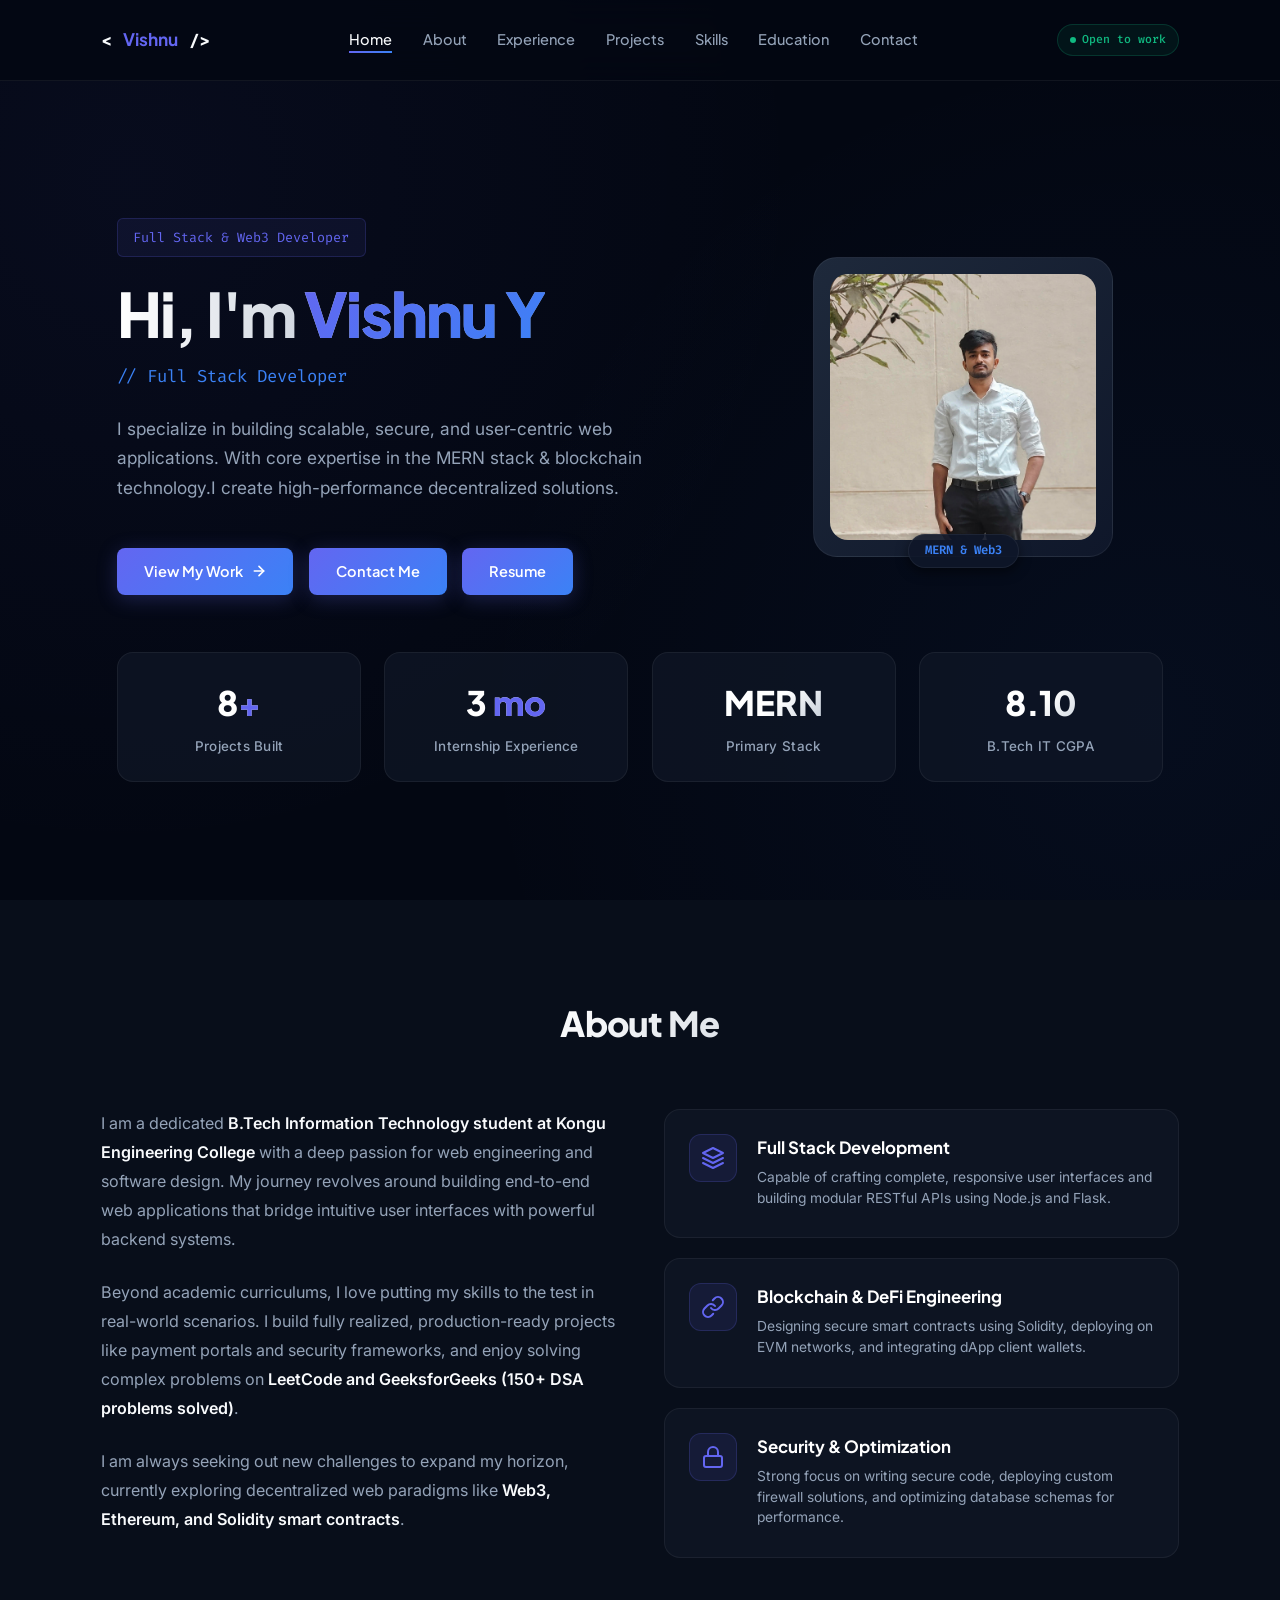
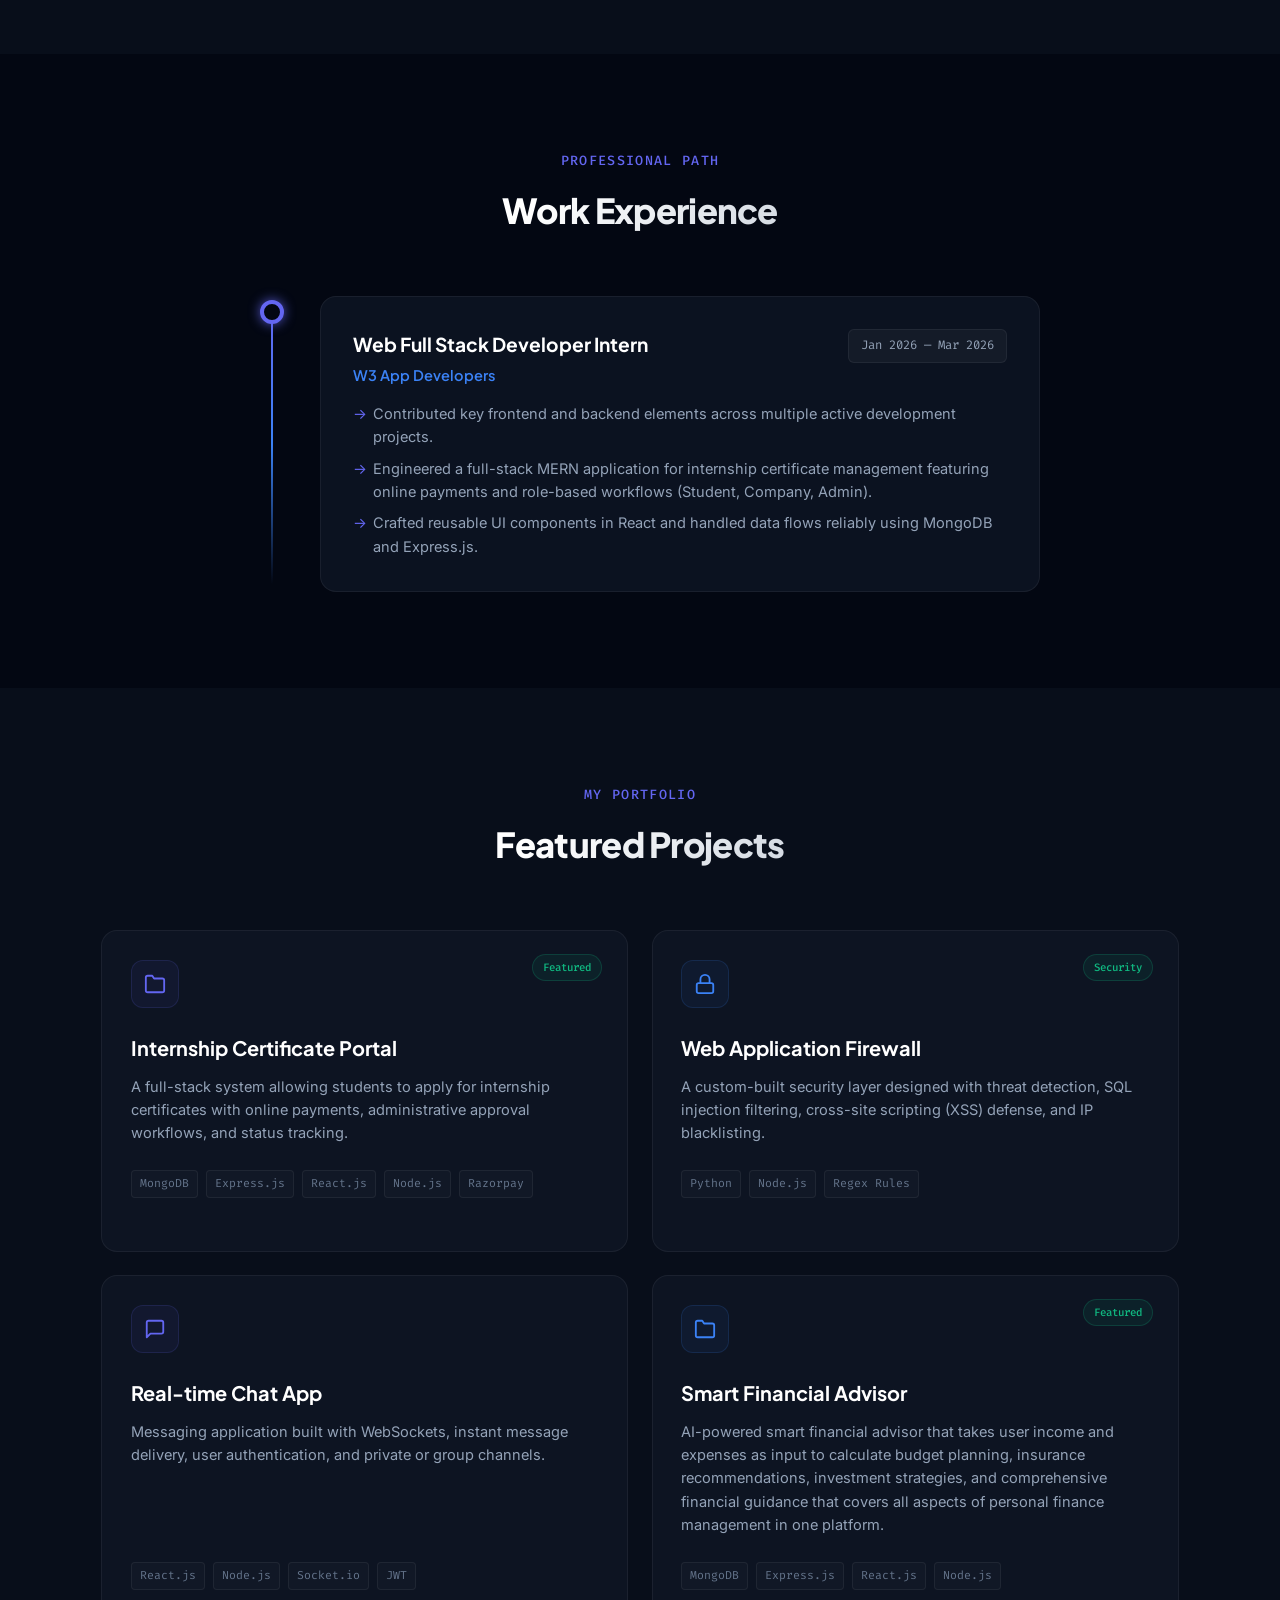
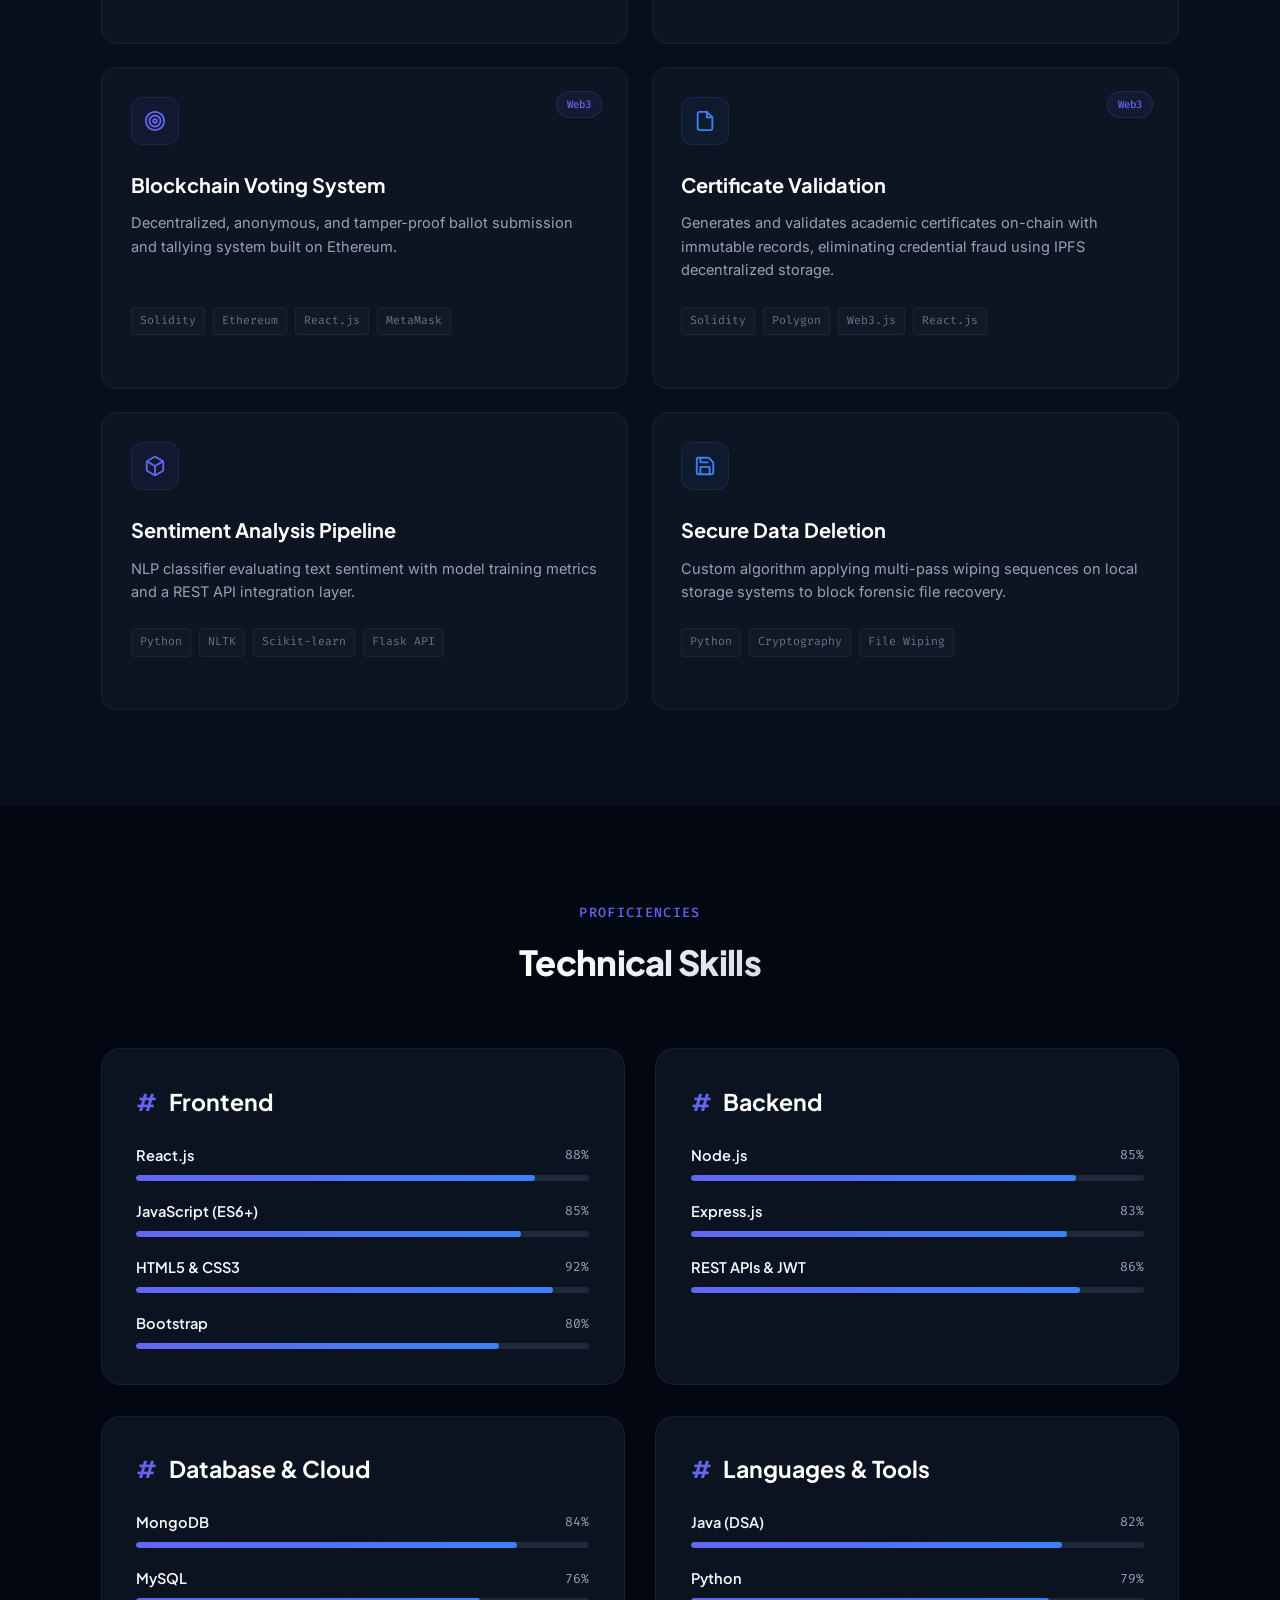
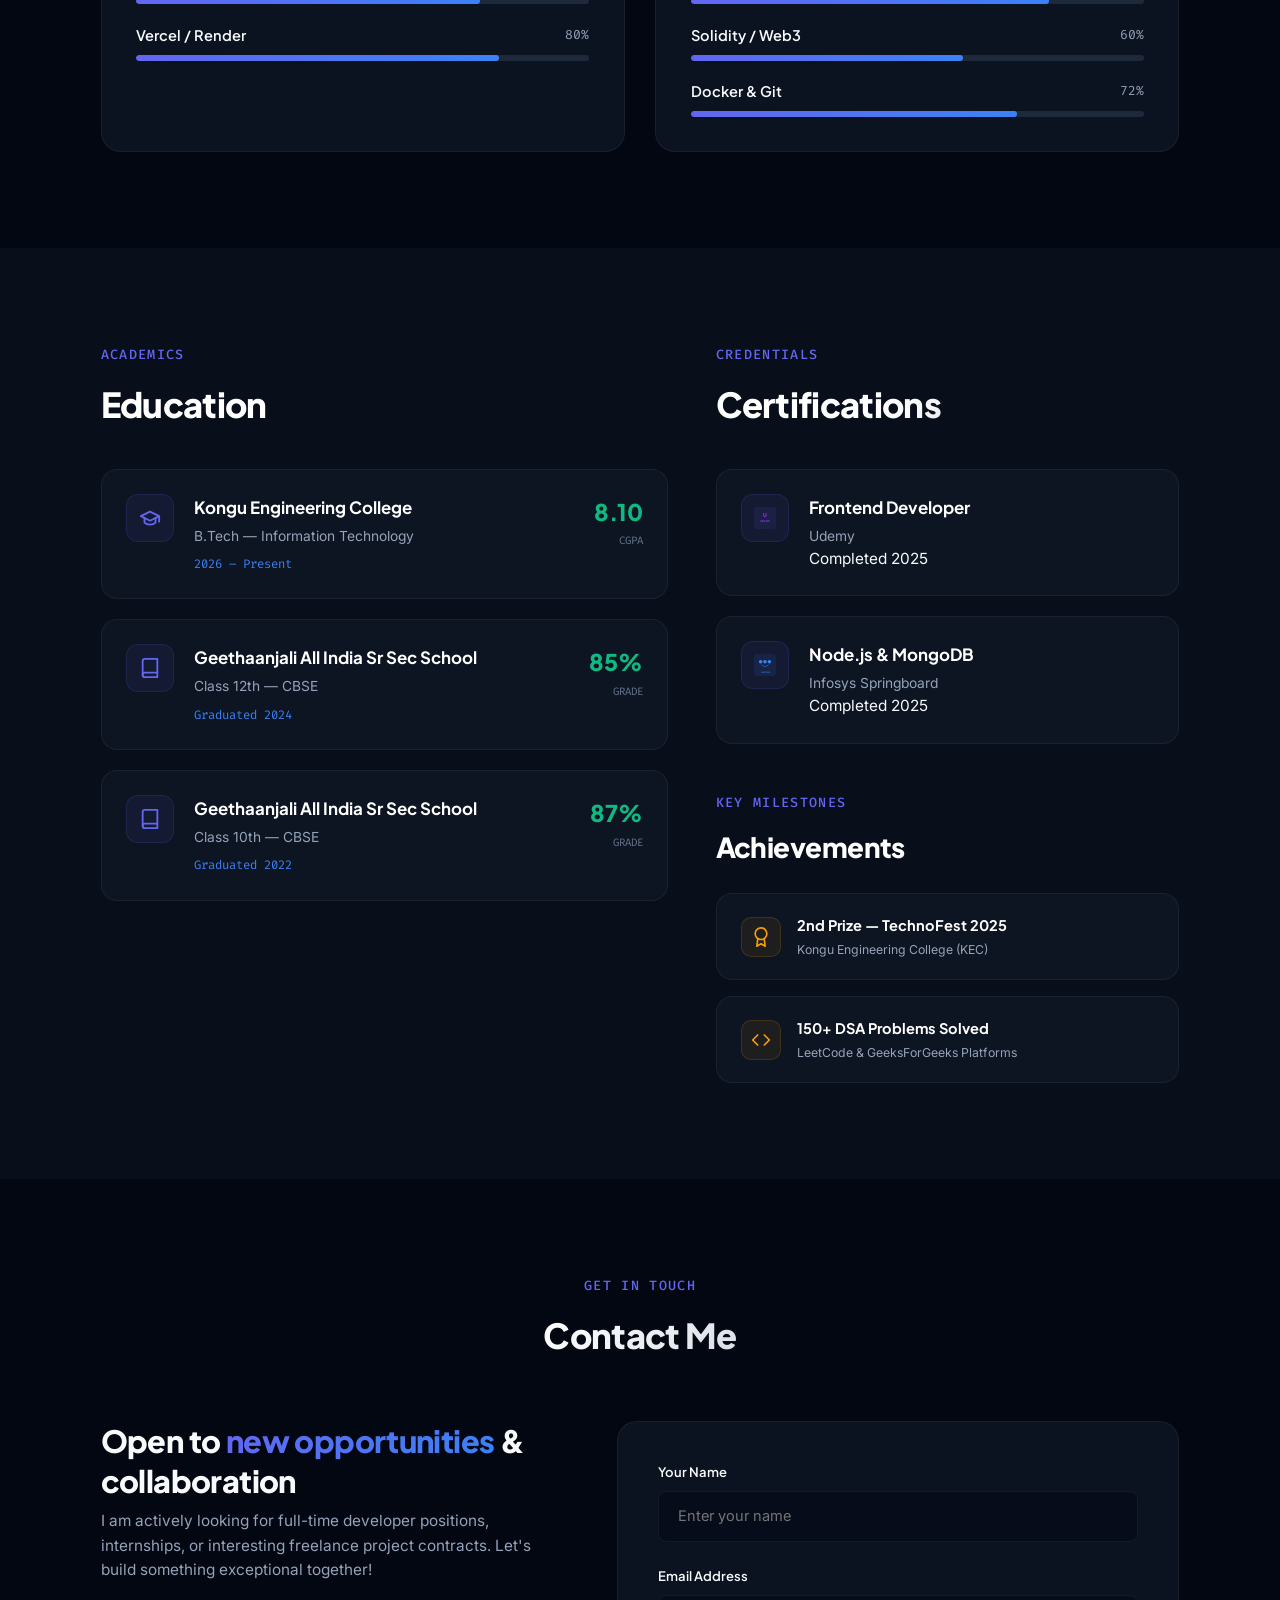
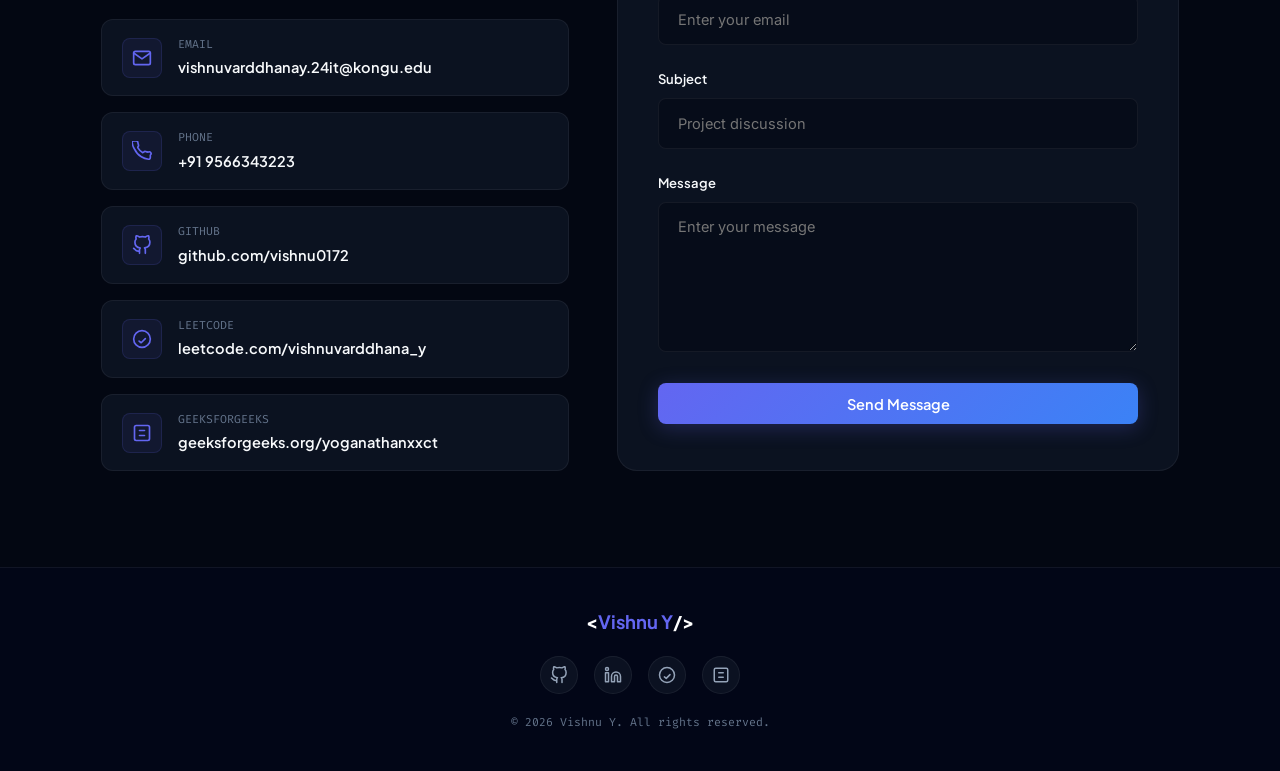
<file: index.html>
<!DOCTYPE html>
<html lang="en">

<head>
  <meta charset="UTF-8" />
  <meta name="viewport" content="width=device-width, initial-scale=1.0" />
  <title>Vishnu Y — Full Stack Developer</title>

  <!-- Google Fonts -->
  <link rel="preconnect" href="https://fonts.googleapis.com">
  <link rel="preconnect" href="https://fonts.gstatic.com" crossorigin>
  <link
    href="https://fonts.googleapis.com/css2?family=Plus+Jakarta+Sans:wght@300;400;500;600;700;800&family=Inter:wght@300;400;500;600;700&family=Fira+Code:wght@400;500&display=swap"
    rel="stylesheet">

  <!-- External CSS -->
  <link rel="stylesheet" href="css/styles.css">
</head>

<body>

  <!-- Splash Screen -->
  <div id="splashScreen" class="splash-screen">
    <!-- Animated Background Elements -->
    <div class="splash-bg">
      <div class="splash-orb splash-orb-1"></div>
      <div class="splash-orb splash-orb-2"></div>
      <div class="splash-orb splash-orb-3"></div>
      <div class="splash-grid"></div>
      <div class="splash-glow"></div>
    </div>

    <!-- Main Content -->
    <div class="splash-content">
      <!-- Logo Section -->
      <div class="splash-logo-wrapper">
        <div class="splash-logo">
          <span class="bracket">&lt;</span><span class="splash-logo-text">Vishnu</span><span
            class="bracket">/&gt;</span>
        </div>
        <div class="splash-logo-underline"></div>
      </div>

      <!-- Title Section -->
      <div class="splash-title-wrapper">
        <div class="splash-title">Full Stack Developer</div>
        <div class="splash-subtitle-top">Crafting Digital Solutions</div>
      </div>

      <!-- Advanced Loader -->
      <div class="splash-loader">
        <div class="loader-container">
          <div class="loader-ring"></div>
          <div class="loader-dots">
            <span class="dot"></span>
            <span class="dot"></span>
            <span class="dot"></span>
          </div>
        </div>
      </div>

      <!-- Bottom Text -->
      <div class="splash-footer">
        <div class="splash-progress">
          <div class="progress-bar"></div>
        </div>
      </div>
    </div>
  </div>

  <!-- Header -->
  <header>
    <div class="container nav-container">
      <a href="#hero" class="logo">
        &lt;<span>Vishnu</span>/&gt;
      </a>
      <ul class="nav-links">
        <li><a href="#hero" class="nav-link active">Home</a></li>
        <li><a href="#about" class="nav-link">About</a></li>
        <li><a href="#experience" class="nav-link">Experience</a></li>
        <li><a href="#projects" class="nav-link">Projects</a></li>
        <li><a href="#skills" class="nav-link">Skills</a></li>
        <li><a href="#edu-certs" class="nav-link">Education</a></li>
        <li><a href="#contact" class="nav-link">Contact</a></li>
      </ul>
      <div class="nav-cta">
        <div class="status-badge">
          <span class="status-dot"></span>
          Open to work
        </div>
      </div>
      <button class="menu-toggle" aria-label="Toggle Menu">
        <svg width="24" height="24" viewBox="0 0 24 24" fill="none" stroke="currentColor" stroke-width="2"
          stroke-linecap="round" stroke-linejoin="round">
          <line x1="3" y1="12" x2="21" y2="12"></line>
          <line x1="3" y1="6" x2="21" y2="6"></line>
          <line x1="3" y1="18" x2="21" y2="18"></line>
        </svg>
      </button>
    </div>
  </header>

  <!-- Hero Section -->
  <section id="hero">
    <div class="container">
      <div class="hero-grid">
        <div class="hero-content">
          <span class="hero-tag">Full Stack & Web3 Developer</span>
          <h1 class="hero-title">Hi, I'm <span>Vishnu Y</span></h1>
          <p class="hero-role">// Full Stack Developer</p>
          <p class="hero-desc">
            I specialize in building scalable, secure, and user-centric web applications.
            With core expertise in the MERN stack & blockchain technology.I create high-performance decentralized
            solutions.
          </p>
          <div class="hero-buttons">
            <a href="#projects" class="btn btn-primary">
              View My Work
              <svg width="16" height="16" viewBox="0 0 24 24" fill="none" stroke="currentColor" stroke-width="2.5"
                stroke-linecap="round" stroke-linejoin="round">
                <line x1="5" y1="12" x2="19" y2="12"></line>
                <polyline points="12 5 19 12 12 19"></polyline>
              </svg>
            </a>
            <a href="#contact" class="btn btn-primary">
              Contact Me
            </a>
            <a href="Full_stack_cv.pdf" target="_blank" class="btn btn-primary">
              Resume
            </a>
          </div>
        </div>
        <div class="hero-image-panel">
          <div class="photo-container">
            <div class="photo-frame">
              <img src="images/me.jpg" alt="Vishnu Y"
                onerror="this.style.display='none'; this.nextElementSibling.style.display='flex';" />
              <div class="photo-fallback">
                <svg viewBox="0 0 24 24" fill="none" stroke="currentColor" stroke-width="1" stroke-linecap="round"
                  stroke-linejoin="round">
                  <path d="M20 21v-2a4 4 0 0 0-4-4H8a4 4 0 0 0-4 4v2"></path>
                  <circle cx="12" cy="7" r="4"></circle>
                </svg>
                <span
                  style="font-size: 0.75rem; font-family: var(--mono); text-transform: uppercase;">your-photo.png</span>
              </div>
            </div>
            <div class="photo-badge">MERN & Web3</div>
          </div>
        </div>
      </div>

      <!-- Stats Row -->
      <div class="stats-container">
        <div class="stat-card">
          <div class="stat-value">8<span>+</span></div>
          <div class="stat-label">Projects Built</div>
        </div>
        <div class="stat-card">
          <div class="stat-value">3 <span>mo</span></div>
          <div class="stat-label">Internship Experience</div>
        </div>
        <div class="stat-card">
          <div class="stat-value">MERN</div>
          <div class="stat-label">Primary Stack</div>
        </div>
        <div class="stat-card">
          <div class="stat-value">8.10</div>
          <div class="stat-label">B.Tech IT CGPA</div>
        </div>
      </div>
    </div>
  </section>

  <!-- About Section -->
  <section id="about" class="section-padding">
    <div class="container">
      <div class="section-header">
        <h2 class="section-title">About Me</h2>
      </div>
      <div class="about-grid">
        <div class="about-text">
          <p>
            I am a dedicated <strong>B.Tech Information Technology student at Kongu Engineering College</strong> with a
            deep passion for web engineering and software design. My journey revolves around building end-to-end web
            applications that bridge intuitive user interfaces with powerful backend systems.
          </p>
          <p>
            Beyond academic curriculums, I love putting my skills to the test in real-world scenarios. I build fully
            realized, production-ready projects like payment portals and security frameworks, and enjoy solving complex
            problems on <strong>LeetCode and GeeksforGeeks (150+ DSA problems solved)</strong>.
          </p>
          <p>
            I am always seeking out new challenges to expand my horizon, currently exploring decentralized web paradigms
            like <strong>Web3, Ethereum, and Solidity smart contracts</strong>.
          </p>
        </div>
        <div class="about-cards">
          <div class="about-card">
            <div class="about-card-icon">
              <svg viewBox="0 0 24 24" fill="none" stroke="currentColor" stroke-width="2" stroke-linecap="round"
                stroke-linejoin="round">
                <polygon points="12 2 2 7 12 12 22 7 12 2"></polygon>
                <polyline points="2 17 12 22 22 17"></polyline>
                <polyline points="2 12 12 17 22 12"></polyline>
              </svg>
            </div>
            <div class="about-card-info">
              <h4>Full Stack Development</h4>
              <p>Capable of crafting complete, responsive user interfaces and building modular RESTful APIs using
                Node.js and Flask.</p>
            </div>
          </div>
          <div class="about-card">
            <div class="about-card-icon">
              <svg viewBox="0 0 24 24" fill="none" stroke="currentColor" stroke-width="2" stroke-linecap="round"
                stroke-linejoin="round">
                <path d="M10 13a5 5 0 0 0 7.54.54l3-3a5 5 0 0 0-7.07-7.07l-1.72 1.71"></path>
                <path d="M14 11a5 5 0 0 0-7.54-.54l-3 3a5 5 0 0 0 7.07 7.07l1.71-1.71"></path>
              </svg>
            </div>
            <div class="about-card-info">
              <h4>Blockchain & DeFi Engineering</h4>
              <p>Designing secure smart contracts using Solidity, deploying on EVM networks, and integrating dApp client
                wallets.</p>
            </div>
          </div>
          <div class="about-card">
            <div class="about-card-icon">
              <svg viewBox="0 0 24 24" fill="none" stroke="currentColor" stroke-width="2" stroke-linecap="round"
                stroke-linejoin="round">
                <rect x="3" y="11" width="18" height="11" rx="2" ry="2"></rect>
                <path d="M7 11V7a5 5 0 0 1 10 0v4"></path>
              </svg>
            </div>
            <div class="about-card-info">
              <h4>Security & Optimization</h4>
              <p>Strong focus on writing secure code, deploying custom firewall solutions, and optimizing database
                schemas for performance.</p>
            </div>
          </div>
        </div>
      </div>
    </div>
  </section>

  <!-- Experience Section -->
  <section id="experience" class="section-padding">
    <div class="container">
      <div class="section-header">
        <span class="section-subtitle">Professional Path</span>
        <h2 class="section-title">Work Experience</h2>
      </div>
      <div class="timeline">
        <div class="timeline-item">
          <div class="timeline-dot"></div>
          <div class="timeline-card">
            <div class="timeline-header">
              <div class="timeline-title">
                <h3>Web Full Stack Developer Intern</h3>
                <span class="timeline-company">W3 App Developers</span>
              </div>
              <span class="timeline-date">Jan 2026 — Mar 2026</span>
            </div>
            <ul class="timeline-body">
              <li>Contributed key frontend and backend elements across multiple active development projects.</li>
              <li>Engineered a full-stack MERN application for internship certificate management featuring online
                payments and role-based workflows (Student, Company, Admin).</li>
              <li>Crafted reusable UI components in React and handled data flows reliably using MongoDB and Express.js.
              </li>
            </ul>
          </div>
        </div>
      </div>
    </div>
  </section>

  <!-- Projects Section -->
  <section id="projects" class="section-padding">
    <div class="container">
      <div class="section-header">
        <span class="section-subtitle">My Portfolio</span>
        <h2 class="section-title">Featured Projects</h2>
      </div>
      <div class="projects-grid">
        <!-- Project 1 -->
        <div class="project-card" onclick="openProjectModal(1)">
          <span class="project-featured-badge">Featured</span>
          <div class="project-icon">
            <svg viewBox="0 0 24 24" fill="none" stroke="currentColor" stroke-width="2" stroke-linecap="round"
              stroke-linejoin="round">
              <path d="M22 19a2 2 0 0 1-2 2H4a2 2 0 0 1-2-2V5a2 2 0 0 1 2-2h5l2 3h9a2 2 0 0 1 2 2z"></path>
            </svg>
          </div>
          <h3 class="project-title">Internship Certificate Portal</h3>
          <p class="project-desc">A full-stack system allowing students to apply for internship certificates with online
            payments, administrative approval workflows, and status tracking.</p>
          <div class="project-tags">
            <span class="project-tag">MongoDB</span>
            <span class="project-tag">Express.js</span>
            <span class="project-tag">React.js</span>
            <span class="project-tag">Node.js</span>
            <span class="project-tag">Razorpay</span>
          </div>
        </div>

        <!-- Project 2 -->
        <div class="project-card" onclick="openProjectModal(2)">
          <span class="project-featured-badge">Security</span>
          <div class="project-icon">
            <svg viewBox="0 0 24 24" fill="none" stroke="currentColor" stroke-width="2" stroke-linecap="round"
              stroke-linejoin="round">
              <rect x="3" y="11" width="18" height="11" rx="2" ry="2"></rect>
              <path d="M7 11V7a5 5 0 0 1 10 0v4"></path>
            </svg>
          </div>
          <h3 class="project-title">Web Application Firewall</h3>
          <p class="project-desc">A custom-built security layer designed with threat detection, SQL injection filtering,
            cross-site scripting (XSS) defense, and IP blacklisting.</p>
          <div class="project-tags">
            <span class="project-tag">Python</span>
            <span class="project-tag">Node.js</span>
            <span class="project-tag">Regex Rules</span>
          </div>
        </div>

        <!-- Project 3 -->
        <div class="project-card" onclick="openProjectModal(3)">
          <div class="project-icon">
            <svg viewBox="0 0 24 24" fill="none" stroke="currentColor" stroke-width="2" stroke-linecap="round"
              stroke-linejoin="round">
              <path d="M21 15a2 2 0 0 1-2 2H7l-4 4V5a2 2 0 0 1 2-2h14a2 2 0 0 1 2 2z"></path>
            </svg>
          </div>
          <h3 class="project-title">Real-time Chat App</h3>
          <p class="project-desc">Messaging application built with WebSockets, instant message delivery, user
            authentication, and private or group channels.</p>
          <div class="project-tags">
            <span class="project-tag">React.js</span>
            <span class="project-tag">Node.js</span>
            <span class="project-tag">Socket.io</span>
            <span class="project-tag">JWT</span>
          </div>
        </div>

        <div class="project-card" onclick="openProjectModal(4)">
          <span class="project-featured-badge">Featured</span>
          <div class="project-icon">
            <svg viewBox="0 0 24 24" fill="none" stroke="currentColor" stroke-width="2" stroke-linecap="round"
              stroke-linejoin="round">
              <path d="M22 19a2 2 0 0 1-2 2H4a2 2 0 0 1-2-2V5a2 2 0 0 1 2-2h5l2 3h9a2 2 0 0 1 2 2z"></path>
            </svg>
          </div>
          <h3 class="project-title">Smart Financial Advisor</h3>
          <p class="project-desc">AI-powered smart financial advisor that takes user income and expenses as input to
            calculate budget planning, insurance recommendations, investment strategies, and comprehensive financial
            guidance that covers all aspects of personal finance management in one platform.</p>
          <div class="project-tags">
            <span class="project-tag">MongoDB</span>
            <span class="project-tag">Express.js</span>
            <span class="project-tag">React.js</span>
            <span class="project-tag">Node.js</span>
          </div>
        </div>

        <!-- Project 5 -->
        <div class="project-card" onclick="openProjectModal(5)">
          <span class="project-featured-badge"
            style="background: rgba(99, 102, 241, 0.08); border-color: rgba(99, 102, 241, 0.2); color: var(--primary);">Web3</span>
          <div class="project-icon">
            <svg viewBox="0 0 24 24" fill="none" stroke="currentColor" stroke-width="2" stroke-linecap="round"
              stroke-linejoin="round">
              <circle cx="12" cy="12" r="10"></circle>
              <circle cx="12" cy="12" r="6"></circle>
              <circle cx="12" cy="12" r="2"></circle>
            </svg>
          </div>
          <h3 class="project-title">Blockchain Voting System</h3>
          <p class="project-desc">Decentralized, anonymous, and tamper-proof ballot submission and tallying system built
            on Ethereum.</p>
          <div class="project-tags">
            <span class="project-tag">Solidity</span>
            <span class="project-tag">Ethereum</span>
            <span class="project-tag">React.js</span>
            <span class="project-tag">MetaMask</span>
          </div>
        </div>

        <!-- Project 6 -->
        <div class="project-card" onclick="openProjectModal(6)">
          <span class="project-featured-badge"
            style="background: rgba(99, 102, 241, 0.08); border-color: rgba(99, 102, 241, 0.2); color: var(--primary);">Web3</span>
          <div class="project-icon">
            <svg viewBox="0 0 24 24" fill="none" stroke="currentColor" stroke-width="2" stroke-linecap="round"
              stroke-linejoin="round">
              <path d="M14 2H6a2 2 0 0 0-2 2v16a2 2 0 0 0 2 2h12a2 2 0 0 0 2-2V8z"></path>
              <polyline points="14 2 14 8 20 8"></polyline>
            </svg>
          </div>
          <h3 class="project-title">Certificate Validation</h3>
          <p class="project-desc">Generates and validates academic certificates on-chain with immutable records,
            eliminating credential fraud using IPFS decentralized storage.</p>
          <div class="project-tags">
            <span class="project-tag">Solidity</span>
            <span class="project-tag">Polygon</span>
            <span class="project-tag">Web3.js</span>
            <span class="project-tag">React.js</span>
          </div>
        </div>

        <!-- Project 7 -->
        <div class="project-card" onclick="openProjectModal(7)">
          <div class="project-icon">
            <svg viewBox="0 0 24 24" fill="none" stroke="currentColor" stroke-width="2" stroke-linecap="round"
              stroke-linejoin="round">
              <path
                d="M21 16V8a2 2 0 0 0-1-1.73l-7-4a2 2 0 0 0-2 0l-7 4A2 2 0 0 0 3 8v8a2 2 0 0 0 1 1.73l7 4a2 2 0 0 0 2 0l7-4A2 2 0 0 0 21 16z">
              </path>
              <polyline points="3.27 6.96 12 12.01 20.73 6.96"></polyline>
              <line x1="12" y1="22.08" x2="12" y2="12"></line>
            </svg>
          </div>
          <h3 class="project-title">Sentiment Analysis Pipeline</h3>
          <p class="project-desc">NLP classifier evaluating text sentiment with model training metrics and a REST API
            integration layer.</p>
          <div class="project-tags">
            <span class="project-tag">Python</span>
            <span class="project-tag">NLTK</span>
            <span class="project-tag">Scikit-learn</span>
            <span class="project-tag">Flask API</span>
          </div>
        </div>

        <!-- Project 8 -->
        <div class="project-card" onclick="openProjectModal(8)">
          <div class="project-icon">
            <svg viewBox="0 0 24 24" fill="none" stroke="currentColor" stroke-width="2" stroke-linecap="round"
              stroke-linejoin="round">
              <path d="M19 21H5a2 2 0 0 1-2-2V5a2 2 0 0 1 2-2h11l5 5v11a2 2 0 0 1-2 2z"></path>
              <polyline points="17 21 17 13 7 13 7 21"></polyline>
              <polyline points="7 3 7 8 15 8"></polyline>
            </svg>
          </div>
          <h3 class="project-title">Secure Data Deletion</h3>
          <p class="project-desc">Custom algorithm applying multi-pass wiping sequences on local storage systems to
            block forensic file recovery.</p>
          <div class="project-tags">
            <span class="project-tag">Python</span>
            <span class="project-tag">Cryptography</span>
            <span class="project-tag">File Wiping</span>
          </div>
        </div>
      </div>
    </div>
  </section>

  <!-- Skills Section -->
  <section id="skills" class="section-padding">
    <div class="container">
      <div class="section-header">
        <span class="section-subtitle">Proficiencies</span>
        <h2 class="section-title">Technical Skills</h2>
      </div>
      <div class="skills-grid">
        <!-- Frontend -->
        <div class="skills-category">
          <h3><span>#</span> Frontend</h3>
          <div class="skills-list">
            <div class="skill-item">
              <div class="skill-info">
                <span class="skill-name">React.js</span>
                <span class="skill-percentage">88%</span>
              </div>
              <div class="skill-bar-bg">
                <div class="skill-bar-fill" data-width="88%"></div>
              </div>
            </div>
            <div class="skill-item">
              <div class="skill-info">
                <span class="skill-name">JavaScript (ES6+)</span>
                <span class="skill-percentage">85%</span>
              </div>
              <div class="skill-bar-bg">
                <div class="skill-bar-fill" data-width="85%"></div>
              </div>
            </div>
            <div class="skill-item">
              <div class="skill-info">
                <span class="skill-name">HTML5 & CSS3</span>
                <span class="skill-percentage">92%</span>
              </div>
              <div class="skill-bar-bg">
                <div class="skill-bar-fill" data-width="92%"></div>
              </div>
            </div>
            <div class="skill-item">
              <div class="skill-info">
                <span class="skill-name">Bootstrap</span>
                <span class="skill-percentage">80%</span>
              </div>
              <div class="skill-bar-bg">
                <div class="skill-bar-fill" data-width="80%"></div>
              </div>
            </div>
          </div>
        </div>

        <!-- Backend -->
        <div class="skills-category">
          <h3><span>#</span> Backend</h3>
          <div class="skills-list">
            <div class="skill-item">
              <div class="skill-info">
                <span class="skill-name">Node.js</span>
                <span class="skill-percentage">85%</span>
              </div>
              <div class="skill-bar-bg">
                <div class="skill-bar-fill" data-width="85%"></div>
              </div>
            </div>
            <div class="skill-item">
              <div class="skill-info">
                <span class="skill-name">Express.js</span>
                <span class="skill-percentage">83%</span>
              </div>
              <div class="skill-bar-bg">
                <div class="skill-bar-fill" data-width="83%"></div>
              </div>
            </div>
            <div class="skill-item">
              <div class="skill-info">
                <span class="skill-name">REST APIs & JWT</span>
                <span class="skill-percentage">86%</span>
              </div>
              <div class="skill-bar-bg">
                <div class="skill-bar-fill" data-width="86%"></div>
              </div>
            </div>
          </div>
        </div>

        <!-- Database & Cloud -->
        <div class="skills-category">
          <h3><span>#</span> Database & Cloud</h3>
          <div class="skills-list">
            <div class="skill-item">
              <div class="skill-info">
                <span class="skill-name">MongoDB</span>
                <span class="skill-percentage">84%</span>
              </div>
              <div class="skill-bar-bg">
                <div class="skill-bar-fill" data-width="84%"></div>
              </div>
            </div>
            <div class="skill-item">
              <div class="skill-info">
                <span class="skill-name">MySQL</span>
                <span class="skill-percentage">76%</span>
              </div>
              <div class="skill-bar-bg">
                <div class="skill-bar-fill" data-width="76%"></div>
              </div>
            </div>
            <div class="skill-item">
              <div class="skill-info">
                <span class="skill-name">Vercel / Render</span>
                <span class="skill-percentage">80%</span>
              </div>
              <div class="skill-bar-bg">
                <div class="skill-bar-fill" data-width="80%"></div>
              </div>
            </div>
          </div>
        </div>

        <!-- Languages & Others -->
        <div class="skills-category">
          <h3><span>#</span> Languages & Tools</h3>
          <div class="skills-list">
            <div class="skill-item">
              <div class="skill-info">
                <span class="skill-name">Java (DSA)</span>
                <span class="skill-percentage">82%</span>
              </div>
              <div class="skill-bar-bg">
                <div class="skill-bar-fill" data-width="82%"></div>
              </div>
            </div>
            <div class="skill-item">
              <div class="skill-info">
                <span class="skill-name">Python</span>
                <span class="skill-percentage">79%</span>
              </div>
              <div class="skill-bar-bg">
                <div class="skill-bar-fill" data-width="79%"></div>
              </div>
            </div>
            <div class="skill-item">
              <div class="skill-info">
                <span class="skill-name">Solidity / Web3</span>
                <span class="skill-percentage">60%</span>
              </div>
              <div class="skill-bar-bg">
                <div class="skill-bar-fill" data-width="60%"></div>
              </div>
            </div>
            <div class="skill-item">
              <div class="skill-info">
                <span class="skill-name">Docker & Git</span>
                <span class="skill-percentage">72%</span>
              </div>
              <div class="skill-bar-bg">
                <div class="skill-bar-fill" data-width="72%"></div>
              </div>
            </div>
          </div>
        </div>
      </div>
    </div>
  </section>

  <!-- Education & Certifications -->
  <section id="edu-certs" class="section-padding">
    <div class="container">
      <div class="edu-certs-grid">
        <!-- Education -->
        <div>
          <div class="section-header" style="text-align: left; margin-bottom: 36px;">
            <span class="section-subtitle">Academics</span>
            <h2 class="section-title">Education</h2>
          </div>
          <div class="edu-list">
            <div class="edu-card">
              <div class="edu-icon">
                <svg viewBox="0 0 24 24" fill="none" stroke="currentColor" stroke-width="2" stroke-linecap="round"
                  stroke-linejoin="round">
                  <path d="M22 10v6M2 10l10-5 10 5-10 5z"></path>
                  <path d="M6 12v5c3 3 9 3 12 0v-5"></path>
                </svg>
              </div>
              <div class="edu-details">
                <h4 class="edu-inst">Kongu Engineering College</h4>
                <p class="edu-deg">B.Tech — Information Technology</p>
                <span class="edu-year">2026 – Present</span>
              </div>
              <div class="edu-grade">
                <div class="edu-grade-val">8.10</div>
                <div class="edu-grade-lbl">CGPA</div>
              </div>
            </div>
            <div class="edu-card">
              <div class="edu-icon">
                <svg viewBox="0 0 24 24" fill="none" stroke="currentColor" stroke-width="2" stroke-linecap="round"
                  stroke-linejoin="round">
                  <path d="M4 19.5A2.5 2.5 0 0 1 6.5 17H20"></path>
                  <path d="M6.5 2H20v20H6.5A2.5 2.5 0 0 1 4 19.5v-15A2.5 2.5 0 0 1 6.5 2z"></path>
                </svg>
              </div>
              <div class="edu-details">
                <h4 class="edu-inst">Geethaanjali All India Sr Sec School</h4>
                <p class="edu-deg">Class 12th — CBSE</p>
                <span class="edu-year">Graduated 2024</span>
              </div>
              <div class="edu-grade">
                <div class="edu-grade-val">85%</div>
                <div class="edu-grade-lbl">Grade</div>
              </div>
            </div>
            <div class="edu-card">
              <div class="edu-icon">
                <svg viewBox="0 0 24 24" fill="none" stroke="currentColor" stroke-width="2" stroke-linecap="round"
                  stroke-linejoin="round">
                  <path d="M4 19.5A2.5 2.5 0 0 1 6.5 17H20"></path>
                  <path d="M6.5 2H20v20H6.5A2.5 2.5 0 0 1 4 19.5v-15A2.5 2.5 0 0 1 6.5 2z"></path>
                </svg>
              </div>
              <div class="edu-details">
                <h4 class="edu-inst">Geethaanjali All India Sr Sec School</h4>
                <p class="edu-deg">Class 10th — CBSE</p>
                <span class="edu-year">Graduated 2022</span>
              </div>
              <div class="edu-grade">
                <div class="edu-grade-val">87%</div>
                <div class="edu-grade-lbl">Grade</div>
              </div>
            </div>
          </div>
        </div>

        <!-- Certifications & Achievements -->
        <div>
          <div class="section-header" style="text-align: left; margin-bottom: 36px;">
            <span class="section-subtitle">Credentials</span>
            <h2 class="section-title">Certifications</h2>
          </div>
          <div class="certs-list">
            <div class="cert-card">
              <div class="cert-icon cert-udemy">
                <svg viewBox="0 0 100 100" fill="none" xmlns="http://www.w3.org/2000/svg">
                  <rect width="100" height="100" fill="rgba(99, 102, 241, 0.1)" rx="12" />
                  <text x="50" y="45" font-size="24" font-weight="bold" text-anchor="middle" fill="#a435f0">U</text>
                  <text x="50" y="70" font-size="12" text-anchor="middle" fill="#a435f0" font-weight="600">UDEMY</text>
                </svg>
              </div>
              <div class="cert-details">
                <h4 class="cert-name">Frontend Developer</h4>
                <p class="cert-issuer">Udemy</p>
                <span class="cert-date">Completed 2025</span>
              </div>
            </div>
            <div class="cert-card">
              <div class="cert-icon cert-infosys">
                <svg viewBox="0 0 100 100" fill="none" xmlns="http://www.w3.org/2000/svg">
                  <rect width="100" height="100" fill="rgba(59, 130, 246, 0.1)" rx="12" />
                  <circle cx="30" cy="35" r="8" fill="#3b82f6" />
                  <circle cx="50" cy="35" r="8" fill="#3b82f6" />
                  <circle cx="70" cy="35" r="8" fill="#3b82f6" />
                  <path d="M35 50 Q50 65 65 50" stroke="#3b82f6" stroke-width="2.5" fill="none"
                    stroke-linecap="round" />
                  <text x="50" y="85" font-size="9" text-anchor="middle" fill="#3b82f6" font-weight="600">INFOSYS</text>
                </svg>
              </div>
              <div class="cert-details">
                <h4 class="cert-name">Node.js & MongoDB</h4>
                <p class="cert-issuer">Infosys Springboard</p>
                <span class="cert-date">Completed 2025</span>
              </div>
            </div>
          </div>

          <div class="section-header" style="text-align: left; margin-top: 48px; margin-bottom: 24px;">
            <span class="section-subtitle">Key Milestones</span>
            <h2 class="section-title" style="font-size: 1.8rem;">Achievements</h2>
          </div>

          <div class="achievement-card">
            <div class="achievement-icon">
              <svg viewBox="0 0 24 24" fill="none" stroke="currentColor" stroke-width="2" stroke-linecap="round"
                stroke-linejoin="round">
                <circle cx="12" cy="8" r="7"></circle>
                <polyline points="8.21 13.89 7 23 12 20 17 23 15.79 13.88"></polyline>
              </svg>
            </div>
            <div class="achievement-info">
              <h5>2nd Prize — TechnoFest 2025</h5>
              <p>Kongu Engineering College (KEC)</p>
            </div>
          </div>

          <div class="achievement-card">
            <div class="achievement-icon">
              <svg viewBox="0 0 24 24" fill="none" stroke="currentColor" stroke-width="2" stroke-linecap="round"
                stroke-linejoin="round">
                <polyline points="16 18 22 12 16 6"></polyline>
                <polyline points="8 6 2 12 8 18"></polyline>
              </svg>
            </div>
            <div class="achievement-info">
              <h5>150+ DSA Problems Solved</h5>
              <p>LeetCode & GeeksForGeeks Platforms</p>
            </div>
          </div>
        </div>
      </div>
    </div>
  </section>

  <!-- Contact Section -->
  <section id="contact" class="section-padding">
    <div class="container">
      <div class="section-header">
        <span class="section-subtitle">Get In Touch</span>
        <h2 class="section-title">Contact Me</h2>
      </div>
      <div class="contact-grid">
        <div class="contact-info">
          <div>
            <h3 class="contact-title">Open to <span>new opportunities</span> & collaboration</h3>
            <p class="contact-desc">
              I am actively looking for full-time developer positions, internships, or interesting freelance project
              contracts.
              Let's build something exceptional together!
            </p>
          </div>
          <div class="contact-channels">
            <a href="mailto:vishnuvarddhanay.24it@kongu.edu" class="contact-channel">
              <div class="contact-channel-icon">
                <svg viewBox="0 0 24 24" fill="none" stroke="currentColor" stroke-width="2" stroke-linecap="round"
                  stroke-linejoin="round">
                  <path d="M4 4h16c1.1 0 2 .9 2 2v12c0 1.1-.9 2-2 2H4c-1.1 0-2-.9-2-2V6c0-1.1.9-2 2-2z"></path>
                  <polyline points="22,6 12,13 2,6"></polyline>
                </svg>
              </div>
              <div class="contact-channel-details">
                <span class="contact-channel-lbl">Email</span>
                <span class="contact-channel-val">vishnuvarddhanay.24it@kongu.edu</span>
              </div>
            </a>
            <a href="tel:9566343223" class="contact-channel">
              <div class="contact-channel-icon">
                <svg viewBox="0 0 24 24" fill="none" stroke="currentColor" stroke-width="2" stroke-linecap="round"
                  stroke-linejoin="round">
                  <path
                    d="M22 16.92v3a2 2 0 0 1-2.18 2 19.79 19.79 0 0 1-8.63-3.07A19.5 19.5 0 0 1 3.07 9.81 19.79 19.79 0 0 1 .01 1.18 2 2 0 0 1 2 .01h3a2 2 0 0 1 2 1.72c.127.96.361 1.903.7 2.81a2 2 0 0 1-.45 2.11L6.91 7.91a16 16 0 0 0 6.08 6.08l1.27-.83a2 2 0 0 1 2.11-.45c.907.339 1.85.573 2.81.7A2 2 0 0 1 22 16.92z">
                  </path>
                </svg>
              </div>
              <div class="contact-channel-details">
                <span class="contact-channel-lbl">Phone</span>
                <span class="contact-channel-val">+91 9566343223</span>
              </div>
            </a>
            <a href="https://github.com/vishnu0172" target="_blank" class="contact-channel">
              <div class="contact-channel-icon">
                <svg viewBox="0 0 24 24" fill="none" stroke="currentColor" stroke-width="2" stroke-linecap="round"
                  stroke-linejoin="round">
                  <path
                    d="M9 19c-5 1.5-5-2.5-7-3m14 6v-3.87a3.37 3.37 0 0 0-.94-2.61c3.14-.35 6.44-1.54 6.44-7A5.44 5.44 0 0 0 20 4.77 5.07 5.07 0 0 0 19.91 1S18.73.65 16 2.48a13.38 13.38 0 0 0-7 0C6.27.65 5.09 1 5.09 1A5.07 5.07 0 0 0 5 4.77a5.44 5.44 0 0 0-1.5 3.78c0 5.42 3.3 6.61 6.44 7A3.37 3.37 0 0 0 9 18.13V22">
                  </path>
                </svg>
              </div>
              <div class="contact-channel-details">
                <span class="contact-channel-lbl">GitHub</span>
                <span class="contact-channel-val">github.com/vishnu0172</span>
              </div>
            </a>
            <a href="https://leetcode.com/u/vishnuvarddhana_y/" target="_blank" class="contact-channel">
              <div class="contact-channel-icon">
                <svg viewBox="0 0 24 24" fill="none" stroke="currentColor" stroke-width="2" stroke-linecap="round"
                  stroke-linejoin="round">
                  <path d="M12 2C6.48 2 2 6.48 2 12s4.48 10 10 10 10-4.48 10-10S17.52 2 12 2z"></path>
                  <path d="M8.5 14.5l2.5 2 5-5"></path>
                </svg>
              </div>
              <div class="contact-channel-details">
                <span class="contact-channel-lbl">LeetCode</span>
                <span class="contact-channel-val">leetcode.com/vishnuvarddhana_y</span>
              </div>
            </a>
            <a href="https://www.geeksforgeeks.org/profile/yoganathanxxct" target="_blank" class="contact-channel">
              <div class="contact-channel-icon">
                <svg viewBox="0 0 24 24" fill="none" stroke="currentColor" stroke-width="2" stroke-linecap="round"
                  stroke-linejoin="round">
                  <rect x="3" y="3" width="18" height="18" rx="2"></rect>
                  <path d="M9 9h6M9 15h6"></path>
                </svg>
              </div>
              <div class="contact-channel-details">
                <span class="contact-channel-lbl">GeeksForGeeks</span>
                <span class="contact-channel-val">geeksforgeeks.org/yoganathanxxct</span>
              </div>
            </a>
          </div>
        </div>

        <div class="contact-form-panel">
          <form id="contactForm" action="#" method="POST">
            <div class="form-group">
              <label class="form-label" for="name">Your Name</label>
              <input class="form-control" type="text" id="name" name="name" placeholder="Enter your name " required />
            </div>
            <div class="form-group">
              <label class="form-label" for="email">Email Address</label>
              <input class="form-control" type="email" id="email" name="email" placeholder="Enter your email"
                required />
            </div>
            <div class="form-group">
              <label class="form-label" for="subject">Subject</label>
              <input class="form-control" type="text" id="subject" name="subject" placeholder="Project discussion"
                required />
            </div>
            <div class="form-group">
              <label class="form-label" for="message">Message</label>
              <textarea class="form-control" id="message" name="message" placeholder="Enter your message"
                required></textarea>
            </div>
            <button class="btn btn-primary" type="submit" style="width: 100%; justify-content: center;">Send
              Message</button>
          </form>
        </div>
      </div>
    </div>
  </section>

  <!-- Footer -->
  <footer>
    <div class="container footer-content">
      <div class="footer-logo">&lt;<span>Vishnu Y</span>/&gt;</div>
      <div class="footer-socials">
        <a href="https://github.com/vishnu0172" target="_blank" class="footer-soc-btn" title="GitHub">
          <svg viewBox="0 0 24 24" fill="none" stroke="currentColor" stroke-width="2" stroke-linecap="round"
            stroke-linejoin="round">
            <path
              d="M9 19c-5 1.5-5-2.5-7-3m14 6v-3.87a3.37 3.37 0 0 0-.94-2.61c3.14-.35 6.44-1.54 6.44-7A5.44 5.44 0 0 0 20 4.77 5.07 5.07 0 0 0 19.91 1S18.73.65 16 2.48a13.38 13.38 0 0 0-7 0C6.27.65 5.09 1 5.09 1A5.07 5.07 0 0 0 5 4.77a5.44 5.44 0 0 0-1.5 3.78c0 5.42 3.3 6.61 6.44 7A3.37 3.37 0 0 0 9 18.13V22">
            </path>
          </svg>
        </a>
        <a href="#" target="_blank" class="footer-soc-btn" title="LinkedIn">
          <svg viewBox="0 0 24 24" fill="none" stroke="currentColor" stroke-width="2" stroke-linecap="round"
            stroke-linejoin="round">
            <path d="M16 8a6 6 0 0 1 6 6v7h-4v-7a2 2 0 0 0-2-2 2 2 0 0 0-2 2v7h-4v-7a6 6 0 0 1 6-6zM2 9h4v12H2z"></path>
            <circle cx="4" cy="4" r="2"></circle>
          </svg>
        </a>
        <a href="https://leetcode.com/u/vishnuvarddhana_y/" target="_blank" class="footer-soc-btn" title="LeetCode">
          <svg viewBox="0 0 24 24" fill="none" stroke="currentColor" stroke-width="2" stroke-linecap="round"
            stroke-linejoin="round">
            <path d="M12 2C6.48 2 2 6.48 2 12s4.48 10 10 10 10-4.48 10-10S17.52 2 12 2z"></path>
            <path d="M8.5 14.5l2.5 2 5-5"></path>
          </svg>
        </a>
        <a href="https://www.geeksforgeeks.org/profile/yoganathanxxct" target="_blank" class="footer-soc-btn"
          title="GeeksForGeeks">
          <svg viewBox="0 0 24 24" fill="none" stroke="currentColor" stroke-width="2" stroke-linecap="round"
            stroke-linejoin="round">
            <rect x="3" y="3" width="18" height="18" rx="2"></rect>
            <path d="M9 9h6M9 15h6"></path>
          </svg>
        </a>
      </div>
      <p class="copyright">© 2026 Vishnu Y. All rights reserved.</p>
    </div>
  </footer>

  <!-- Project Modal -->
  <div id="projectModal" class="modal-overlay">
    <div class="modal-content">
      <button class="modal-close" onclick="closeProjectModal()" aria-label="Close Modal">
        <svg viewBox="0 0 24 24" width="20" height="20" fill="none" stroke="currentColor" stroke-width="2.5"
          stroke-linecap="round" stroke-linejoin="round">
          <line x1="18" y1="6" x2="6" y2="18"></line>
          <line x1="6" y1="6" x2="18" y2="18"></line>
        </svg>
      </button>

      <div class="modal-header">
        <span id="modalProjSubtitle" class="modal-subtitle">Web Development</span>
        <h3 id="modalProjTitle" class="modal-title">Project Name</h3>
      </div>

      <p id="modalProjDesc" class="modal-desc">Project Description goes here.</p>

      <!-- Option selection step -->
      <div id="modalSelectStep">
        <div class="modal-options">
          <a id="modalGithubBtn" href="#" target="_blank" class="modal-option-btn">
            <svg viewBox="0 0 24 24" fill="none" stroke="currentColor" stroke-width="2" stroke-linecap="round"
              stroke-linejoin="round">
              <path
                d="M9 19c-5 1.5-5-2.5-7-3m14 6v-3.87a3.37 3.37 0 0 0-.94-2.61c3.14-.35 6.44-1.54 6.44-7A5.44 5.44 0 0 0 20 4.77 5.07 5.07 0 0 0 19.91 1S18.73.65 16 2.48a13.38 13.38 0 0 0-7 0C6.27.65 5.09 1 5.09 1A5.07 5.07 0 0 0 5 4.77a5.44 5.44 0 0 0-1.5 3.78c0 5.42 3.3 6.61 6.44 7A3.37 3.37 0 0 0 9 18.13V22">
              </path>
            </svg>
            <span class="modal-option-title">GitHub Repository</span>
            <span id="modalGithubStatus" class="modal-option-subtitle">View open source code</span>
          </a>

          <button onclick="launchLiveDemo()" class="modal-option-btn">
            <svg viewBox="0 0 24 24" fill="none" stroke="currentColor" stroke-width="2" stroke-linecap="round"
              stroke-linejoin="round">
              <polyline points="22 12 18 12 15 21 9 3 6 12 2 12"></polyline>
            </svg>
            <span class="modal-option-title">Live Demo</span>
            <span class="modal-option-subtitle">Interact with project simulation</span>
          </button>
        </div>
      </div>

      <!-- Interactive Demo step -->
      <div id="modalDemoStep" class="live-preview-container">
        <div class="live-preview-header">
          <span class="live-preview-title">
            <span class="status-dot"></span>
            Live Simulator Active
          </span>
          <button class="live-preview-back" onclick="backToModalSelect()">
            <svg viewBox="0 0 24 24" width="16" height="16" fill="none" stroke="currentColor" stroke-width="2"
              stroke-linecap="round" stroke-linejoin="round">
              <line x1="19" y1="12" x2="5" y2="12"></line>
              <polyline points="12 19 5 12 12 5"></polyline>
            </svg>
            Back to Options
          </button>
        </div>

        <!-- Live Demo Container -->
        <div id="demoContent" class="demo-screen">
          <!-- Dynamic content injected here -->
        </div>
      </div>
    </div>
  </div>

  <!-- External JavaScript -->
  <script src="js/main.js"></script>
</body>

</html>
</file>
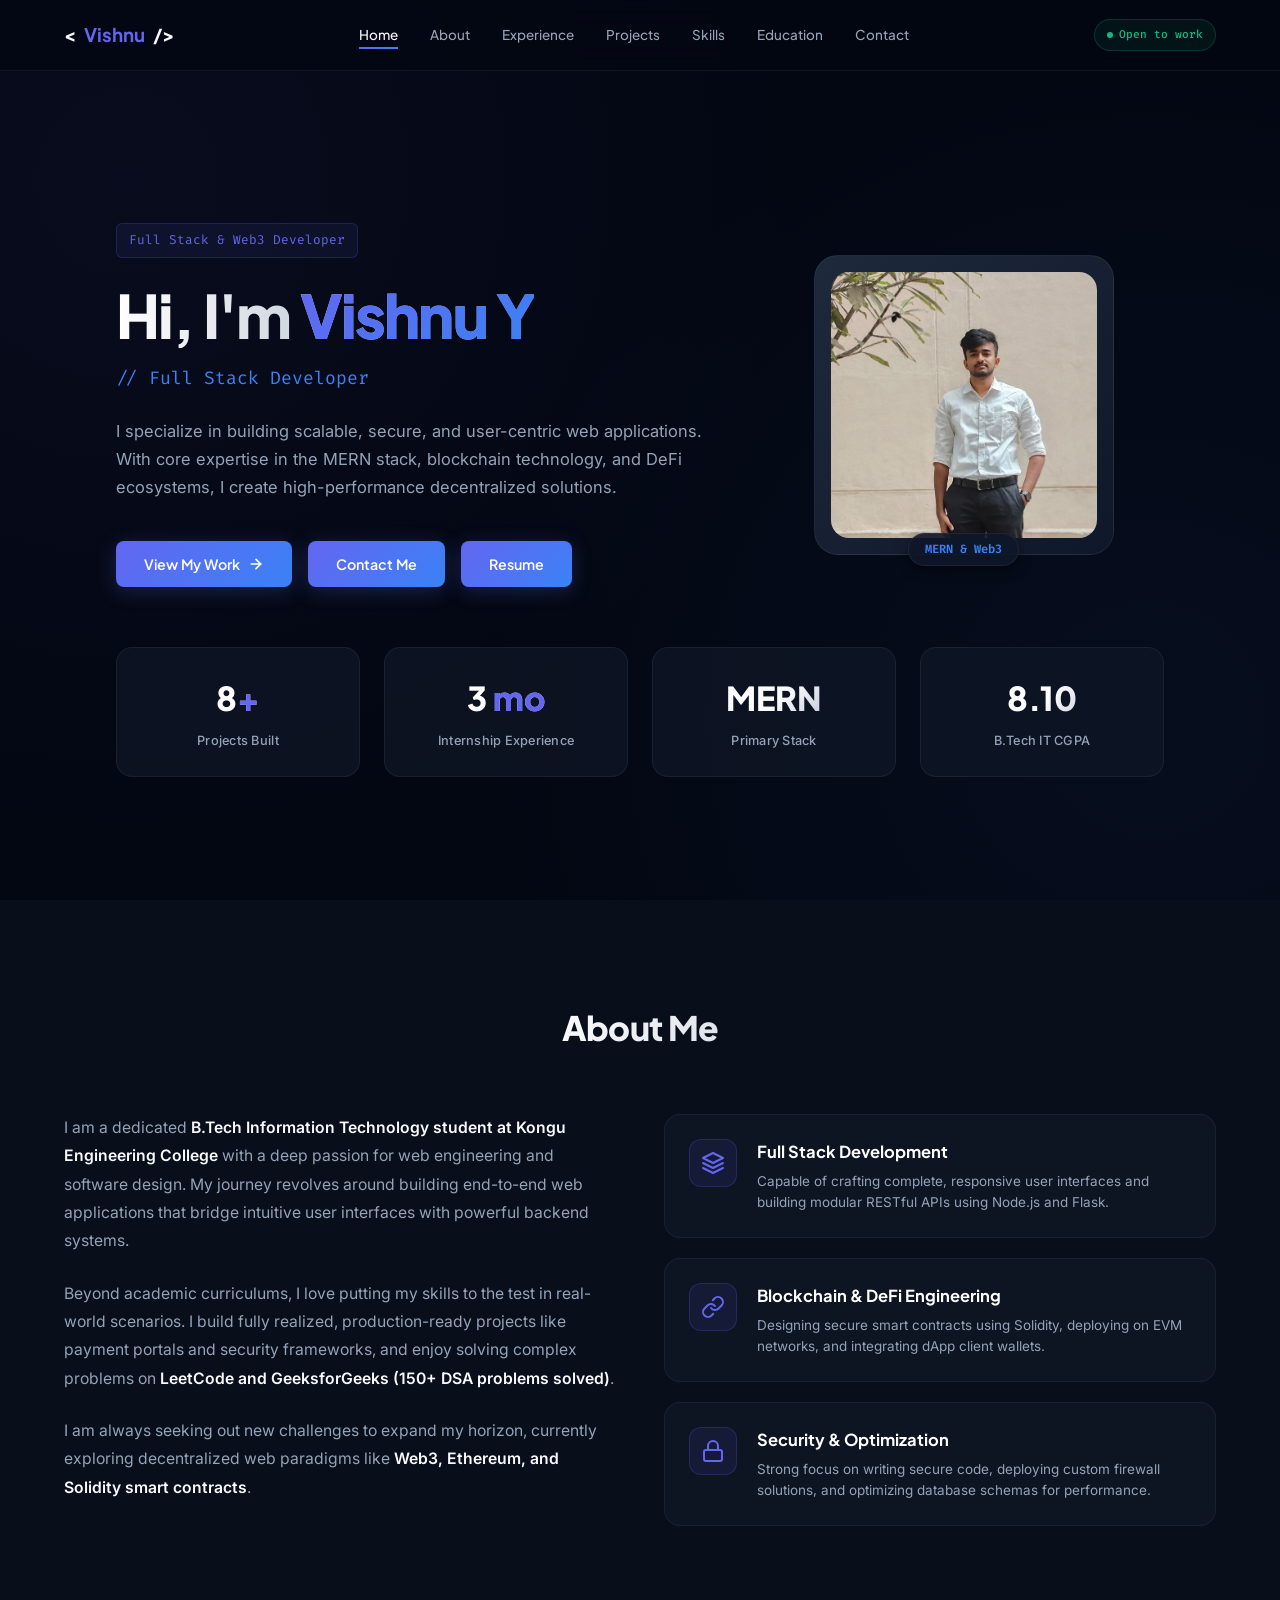
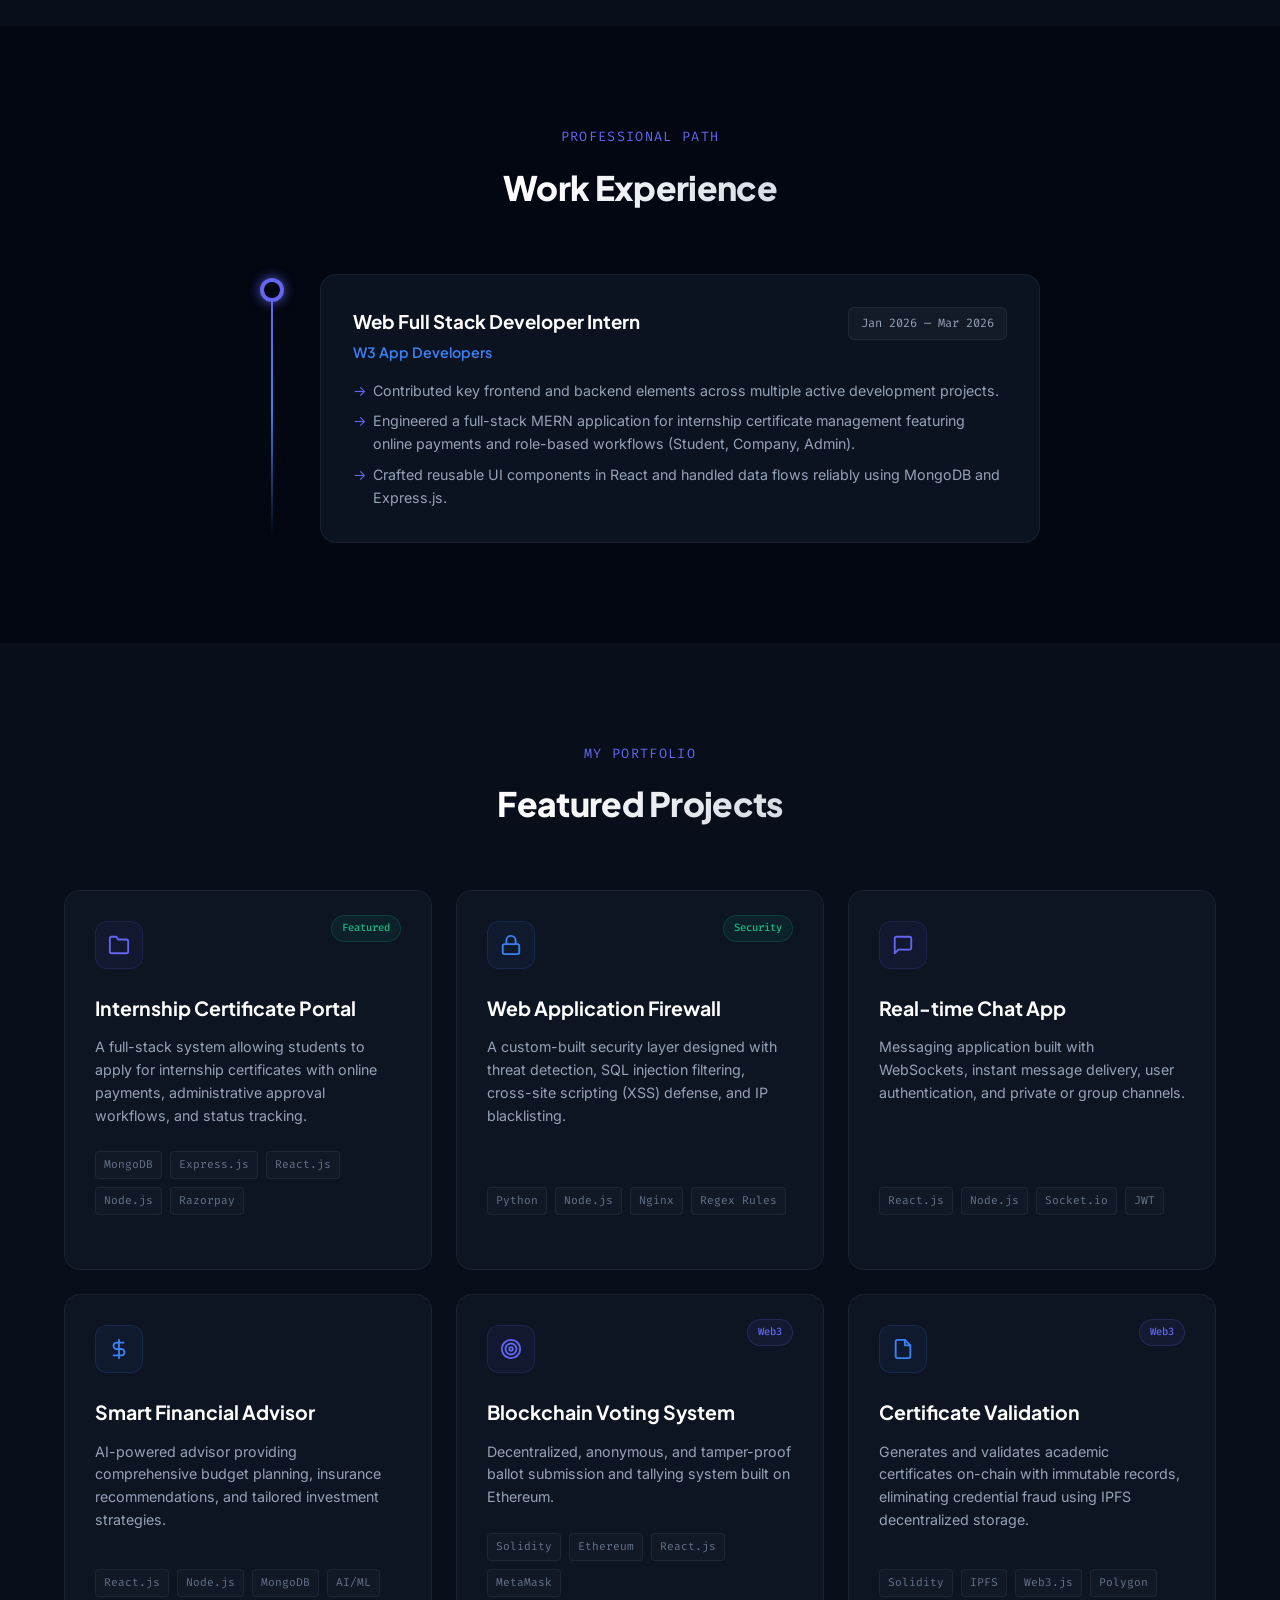
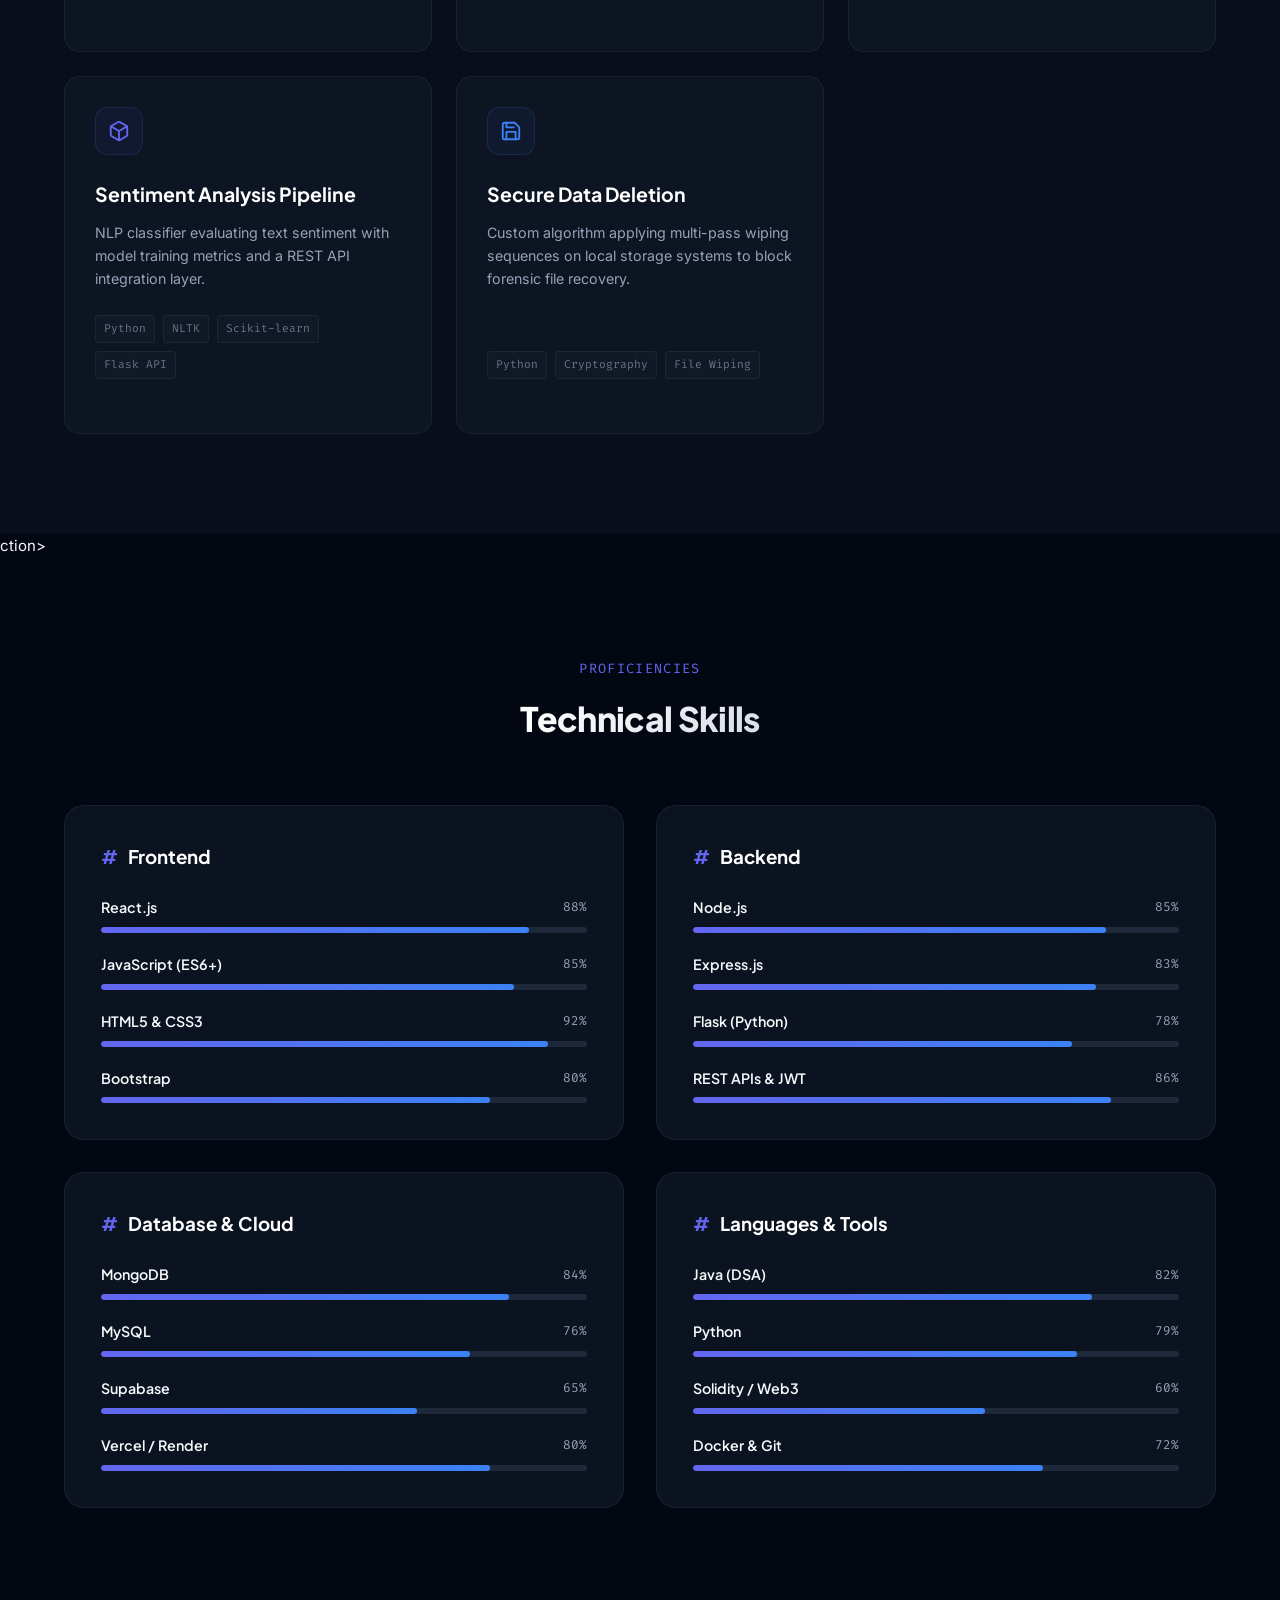
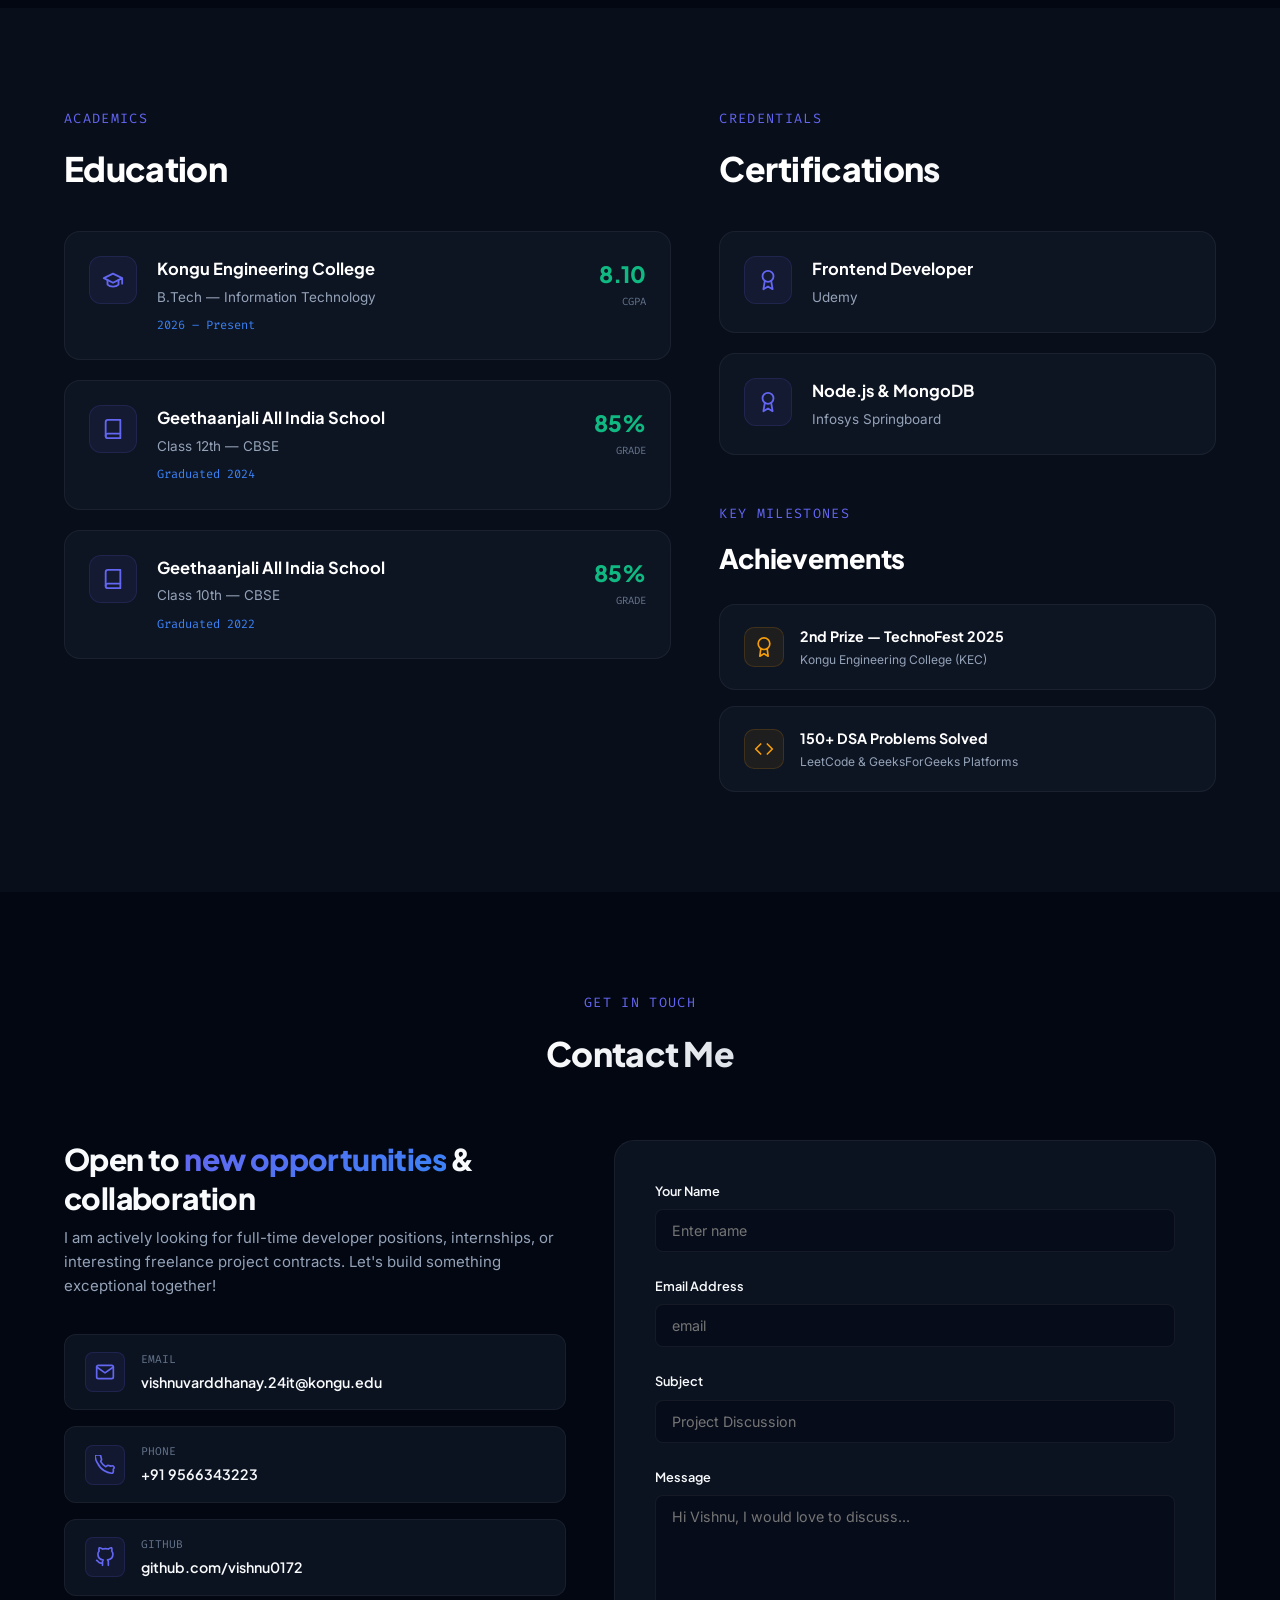
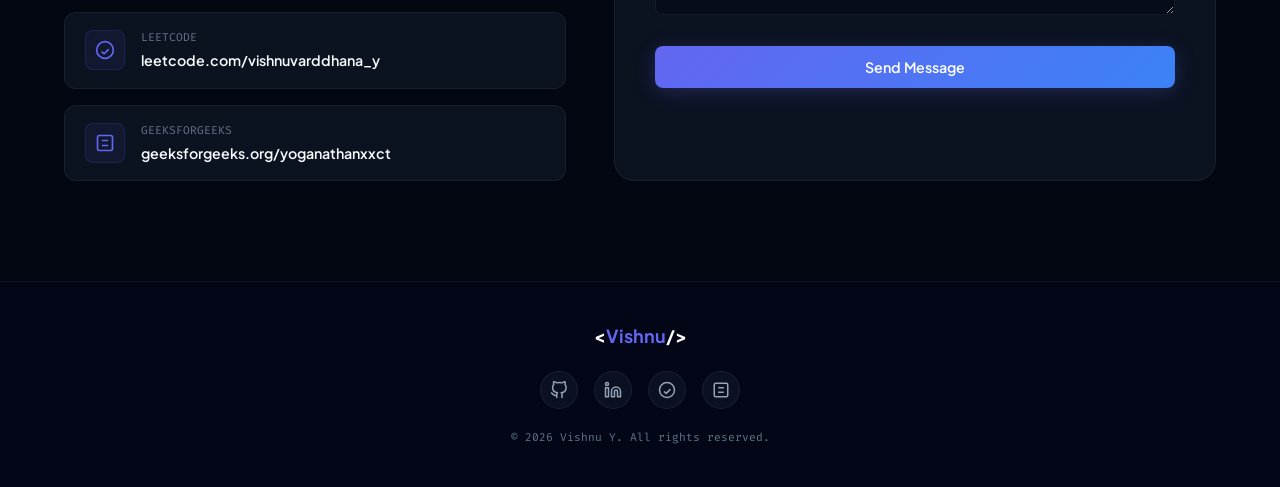
<file: portfolio.html>
<!doctype html>
<html lang="en">

<head>
  <meta charset="UTF-8" />
  <meta name="viewport" content="width=device-width, initial-scale=1.0" />
  <title>Vishnu Y — Full Stack Developer</title>

  <!-- Google Fonts -->
  <link rel="preconnect" href="https://fonts.googleapis.com" />
  <link rel="preconnect" href="https://fonts.gstatic.com" crossorigin />
  <link
    href="https://fonts.googleapis.com/css2?family=Plus+Jakarta+Sans:wght@300;400;500;600;700;800&family=Inter:wght@300;400;500;600;700&family=Fira+Code:wght@400;500&display=swap"
    rel="stylesheet" />

  <style>
    /* Reset & Base Styles */
    *,
    *::before,
    *::after {
      box-sizing: border-box;
      margin: 0;
      padding: 0;
    }

    :root {
      --bg-dark: #030712;
      --bg-dark-alt: #080e1a;
      --card-bg: rgba(17, 24, 39, 0.7);
      --card-border: rgba(255, 255, 255, 0.06);
      --card-border-hover: rgba(99, 102, 241, 0.4);
      --primary: #6366f1;
      --primary-hover: #4f46e5;
      --secondary: #3b82f6;
      --accent: #10b981;
      --text-main: #f8fafc;
      --text-muted: #94a3b8;
      --text-dark: #64748b;
      --sans-head: "Plus Jakarta Sans", sans-serif;
      --sans-body: "Inter", sans-serif;
      --mono: "Fira Code", monospace;
      --transition: all 0.3s cubic-bezier(0.4, 0, 0.2, 1);
    }

    html {
      scroll-behavior: smooth;
      background: var(--bg-dark);
      color: var(--text-main);
      font-family: var(--sans-body);
      font-size: 15px;
      line-height: 1.6;
    }

    body {
      overflow-x: hidden;
      background: var(--bg-dark);
    }

    /* Scrollbar */
    ::-webkit-scrollbar {
      width: 8px;
    }

    ::-webkit-scrollbar-track {
      background: var(--bg-dark);
    }

    ::-webkit-scrollbar-thumb {
      background: #1e293b;
      border-radius: 4px;
    }

    ::-webkit-scrollbar-thumb:hover {
      background: #334155;
    }

    /* Helper Classes */
    .container {
      max-width: 1200px;
      margin: 0 auto;
      padding: 0 24px;
    }

    .section-padding {
      padding: 100px 0;
    }

    .section-header {
      margin-bottom: 60px;
      text-align: center;
    }

    .section-subtitle {
      font-family: var(--mono);
      color: var(--primary);
      font-size: 0.9rem;
      letter-spacing: 0.1em;
      text-transform: uppercase;
      margin-bottom: 12px;
      display: block;
    }

    .section-title {
      font-family: var(--sans-head);
      font-size: 2.25rem;
      font-weight: 800;
      letter-spacing: -0.02em;
      background: linear-gradient(135deg, #fff 40%, #94a3b8 100%);
      -webkit-background-clip: text;
      -webkit-text-fill-color: transparent;
    }

    /* Header / Navbar */
    header {
      position: fixed;
      top: 0;
      left: 0;
      width: 100%;
      z-index: 1000;
      background: rgba(3, 7, 18, 0.75);
      backdrop-filter: blur(16px);
      -webkit-backdrop-filter: blur(16px);
      border-bottom: 1px solid var(--card-border);
      transition: var(--transition);
    }

    .nav-container {
      display: flex;
      justify-content: space-between;
      align-items: center;
      height: 70px;
    }

    .logo {
      font-family: var(--sans-head);
      font-size: 1.25rem;
      font-weight: 700;
      color: var(--text-main);
      text-decoration: none;
      display: flex;
      align-items: center;
      gap: 8px;
    }

    .logo span {
      color: var(--primary);
    }

    .nav-links {
      display: flex;
      gap: 32px;
      list-style: none;
    }

    .nav-link {
      font-family: var(--sans-head);
      font-size: 0.9rem;
      font-weight: 500;
      color: var(--text-muted);
      text-decoration: none;
      transition: var(--transition);
      position: relative;
      padding: 6px 0;
    }

    .nav-link:hover,
    .nav-link.active {
      color: var(--text-main);
    }

    .nav-link::after {
      content: "";
      position: absolute;
      bottom: 0;
      left: 0;
      width: 100%;
      height: 2px;
      background: linear-gradient(90deg, var(--primary), var(--secondary));
      transform: scaleX(0);
      transform-origin: right;
      transition: transform 0.3s ease;
    }

    .nav-link:hover::after,
    .nav-link.active::after {
      transform: scaleX(1);
      transform-origin: left;
    }

    .nav-cta {
      display: flex;
      align-items: center;
      gap: 16px;
    }

    .status-badge {
      display: inline-flex;
      align-items: center;
      gap: 6px;
      background: rgba(16, 185, 129, 0.08);
      border: 1px solid rgba(16, 185, 129, 0.2);
      padding: 6px 12px;
      border-radius: 99px;
      font-family: var(--mono);
      font-size: 0.75rem;
      color: var(--accent);
      font-weight: 500;
    }

    .status-dot {
      width: 6px;
      height: 6px;
      background-color: var(--accent);
      border-radius: 50%;
      animation: pulse 2s infinite;
    }

    @keyframes pulse {
      0% {
        transform: scale(0.9);
        box-shadow: 0 0 0 0 rgba(16, 185, 129, 0.7);
      }

      70% {
        transform: scale(1);
        box-shadow: 0 0 0 6px rgba(16, 185, 129, 0);
      }

      100% {
        transform: scale(0.9);
        box-shadow: 0 0 0 0 rgba(16, 185, 129, 0);
      }
    }

    /* Mobile Menu Toggle */
    .menu-toggle {
      display: none;
      background: none;
      border: none;
      cursor: pointer;
      color: var(--text-main);
    }

    /* Hero Section */
    #hero {
      min-height: 100vh;
      display: flex;
      align-items: center;
      padding-top: 100px;
      position: relative;
      overflow: hidden;
      background:
        radial-gradient(circle at 10% 20%,
          rgba(99, 102, 241, 0.05) 0%,
          transparent 50%),
        radial-gradient(circle at 90% 80%,
          rgba(59, 130, 246, 0.05) 0%,
          transparent 50%);
    }

    .hero-grid {
      display: grid;
      grid-template-columns: 1.2fr 0.8fr;
      gap: 48px;
      align-items: center;
    }

    .hero-content {
      display: flex;
      flex-direction: column;
      align-items: flex-start;
    }

    .hero-tag {
      font-family: var(--mono);
      font-size: 0.85rem;
      color: var(--primary);
      background: rgba(99, 102, 241, 0.08);
      border: 1px solid rgba(99, 102, 241, 0.2);
      padding: 6px 12px;
      border-radius: 6px;
      margin-bottom: 24px;
    }

    .hero-title {
      font-family: var(--sans-head);
      font-size: clamp(2.5rem, 5vw, 4rem);
      font-weight: 800;
      line-height: 1.1;
      letter-spacing: -0.03em;
      margin-bottom: 16px;
      background: linear-gradient(to right, #fff, #94a3b8);
      -webkit-background-clip: text;
      -webkit-text-fill-color: transparent;
    }

    .hero-title span {
      background: linear-gradient(135deg,
          var(--primary) 0%,
          var(--secondary) 100%);
      -webkit-background-clip: text;
      -webkit-text-fill-color: transparent;
    }

    .hero-role {
      font-family: var(--mono);
      font-size: 1.2rem;
      color: var(--secondary);
      margin-bottom: 24px;
    }

    .hero-desc {
      font-size: 1.1rem;
      color: var(--text-muted);
      margin-bottom: 40px;
      max-width: 600px;
      line-height: 1.7;
    }

    .hero-buttons {
      display: flex;
      gap: 16px;
      flex-wrap: wrap;
    }

    .btn {
      display: inline-flex;
      align-items: center;
      gap: 8px;
      padding: 12px 28px;
      border-radius: 8px;
      font-family: var(--sans-head);
      font-size: 0.95rem;
      font-weight: 600;
      text-decoration: none;
      cursor: pointer;
      transition: var(--transition);
    }

    .btn-primary {
      background: linear-gradient(135deg,
          var(--primary) 0%,
          var(--secondary) 100%);
      color: #fff;
      border: none;
      box-shadow: 0 4px 20px rgba(99, 102, 241, 0.25);
    }

    .btn-primary:hover {
      transform: translateY(-2px);
      box-shadow: 0 6px 24px rgba(99, 102, 241, 0.45);
    }

    .btn-outline {
      background: transparent;
      color: var(--text-main);
      border: 1px solid var(--card-border);
    }

    .btn-outline:hover {
      background: rgba(255, 255, 255, 0.03);
      border-color: var(--text-muted);
      transform: translateY(-2px);
    }

    /* Hero Image Panel */
    .hero-image-panel {
      display: flex;
      justify-content: center;
      align-items: center;
      position: relative;
    }

    .photo-container {
      position: relative;
      width: 300px;
      height: 300px;
      border-radius: 24px;
      background: linear-gradient(135deg, #1e293b, #0f172a);
      border: 1px solid var(--card-border);
      padding: 16px;
      display: flex;
      align-items: center;
      justify-content: center;
    }

    .photo-container::before {
      content: "";
      position: absolute;
      inset: -2px;
      border-radius: 26px;
      background: linear-gradient(135deg, var(--primary), var(--secondary));
      z-index: -1;
      opacity: 0.4;
      transition: var(--transition);
    }

    .photo-container:hover::before {
      opacity: 0.8;
      filter: blur(8px);
    }

    .photo-frame {
      width: 100%;
      height: 100%;
      border-radius: 18px;
      overflow: hidden;
      background: var(--bg-dark);
      position: relative;
    }

    .photo-frame img {
      width: 100%;
      height: 100%;
      object-fit: cover;
    }

    .photo-fallback {
      width: 100%;
      height: 100%;
      display: flex;
      flex-direction: column;
      align-items: center;
      justify-content: center;
      gap: 12px;
      color: var(--text-muted);
      background: linear-gradient(135deg, #0f172a, #020617);
    }

    .photo-fallback svg {
      width: 64px;
      height: 64px;
      opacity: 0.5;
    }

    .photo-badge {
      position: absolute;
      bottom: -12px;
      background: rgba(15, 23, 42, 0.9);
      border: 1px solid var(--card-border);
      padding: 6px 16px;
      border-radius: 99px;
      font-family: var(--mono);
      font-size: 0.8rem;
      color: var(--secondary);
      font-weight: 600;
      box-shadow: 0 4px 12px rgba(0, 0, 0, 0.5);
    }

    /* Stats Section */
    .stats-container {
      margin-top: 60px;
      display: grid;
      grid-template-columns: repeat(4, 1fr);
      gap: 24px;
      width: 100%;
    }

    .stat-card {
      background: var(--card-bg);
      border: 1px solid var(--card-border);
      border-radius: 16px;
      padding: 24px;
      transition: var(--transition);
      text-align: center;
    }

    .stat-card:hover {
      transform: translateY(-4px);
      border-color: var(--card-border-hover);
      box-shadow: 0 8px 30px rgba(99, 102, 241, 0.1);
    }

    .stat-value {
      font-family: var(--sans-head);
      font-size: 2.2rem;
      font-weight: 800;
      color: #fff;
      margin-bottom: 6px;
      background: linear-gradient(135deg, #fff 50%, var(--text-muted) 100%);
      -webkit-background-clip: text;
      -webkit-text-fill-color: transparent;
    }

    .stat-value span {
      color: var(--primary);
      -webkit-text-fill-color: initial;
    }

    .stat-label {
      font-size: 0.85rem;
      color: var(--text-muted);
      font-weight: 500;
      letter-spacing: 0.02em;
    }

    /* About Section */
    #about {
      background: var(--bg-dark-alt);
    }

    .about-grid {
      display: grid;
      grid-template-columns: 1fr 1fr;
      gap: 48px;
    }

    .about-text p {
      color: var(--text-muted);
      font-size: 1.05rem;
      line-height: 1.8;
      margin-bottom: 24px;
    }

    .about-text p strong {
      color: var(--text-main);
      font-weight: 600;
    }

    .about-cards {
      display: grid;
      grid-template-columns: 1fr;
      gap: 20px;
    }

    .about-card {
      background: var(--card-bg);
      border: 1px solid var(--card-border);
      border-radius: 16px;
      padding: 24px;
      display: flex;
      gap: 20px;
      transition: var(--transition);
    }

    .about-card:hover {
      border-color: var(--card-border-hover);
      transform: translateX(4px);
    }

    .about-card-icon {
      width: 48px;
      height: 48px;
      border-radius: 12px;
      background: rgba(99, 102, 241, 0.1);
      border: 1px solid rgba(99, 102, 241, 0.2);
      display: flex;
      align-items: center;
      justify-content: center;
      color: var(--primary);
      flex-shrink: 0;
    }

    .about-card-icon svg {
      width: 24px;
      height: 24px;
    }

    .about-card-info h4 {
      font-family: var(--sans-head);
      font-size: 1.1rem;
      font-weight: 700;
      color: #fff;
      margin-bottom: 6px;
    }

    .about-card-info p {
      font-size: 0.9rem;
      color: var(--text-muted);
      line-height: 1.5;
    }

    /* Experience Section (Timeline) */
    .timeline {
      max-width: 800px;
      margin: 0 auto;
      position: relative;
    }

    .timeline::before {
      content: "";
      position: absolute;
      left: 31px;
      top: 8px;
      bottom: 8px;
      width: 2px;
      background: linear-gradient(180deg,
          var(--primary),
          var(--secondary),
          transparent);
    }

    .timeline-item {
      position: relative;
      padding-left: 80px;
      margin-bottom: 40px;
    }

    .timeline-item:last-child {
      margin-bottom: 0;
    }

    .timeline-dot {
      position: absolute;
      left: 20px;
      top: 4px;
      width: 24px;
      height: 24px;
      border-radius: 50%;
      background: var(--bg-dark);
      border: 4px solid var(--primary);
      box-shadow: 0 0 12px rgba(99, 102, 241, 0.8);
      z-index: 1;
    }

    .timeline-card {
      background: var(--card-bg);
      border: 1px solid var(--card-border);
      border-radius: 16px;
      padding: 32px;
      transition: var(--transition);
    }

    .timeline-card:hover {
      border-color: var(--card-border-hover);
      box-shadow: 0 8px 30px rgba(99, 102, 241, 0.05);
    }

    .timeline-header {
      display: flex;
      justify-content: space-between;
      align-items: flex-start;
      margin-bottom: 16px;
      flex-wrap: wrap;
      gap: 12px;
    }

    .timeline-title h3 {
      font-family: var(--sans-head);
      font-size: 1.25rem;
      font-weight: 700;
      color: #fff;
    }

    .timeline-company {
      font-family: var(--sans-head);
      color: var(--secondary);
      font-weight: 600;
      font-size: 0.95rem;
      margin-top: 4px;
      display: block;
    }

    .timeline-date {
      font-family: var(--mono);
      font-size: 0.8rem;
      background: rgba(255, 255, 255, 0.04);
      border: 1px solid var(--card-border);
      padding: 6px 12px;
      border-radius: 6px;
      color: var(--text-muted);
    }

    .timeline-body {
      list-style: none;
    }

    .timeline-body li {
      position: relative;
      padding-left: 20px;
      margin-bottom: 8px;
      color: var(--text-muted);
      font-size: 0.95rem;
      line-height: 1.6;
    }

    .timeline-body li:last-child {
      margin-bottom: 0;
    }

    .timeline-body li::before {
      content: "→";
      position: absolute;
      left: 0;
      color: var(--primary);
    }

    /* Projects Section */
    #projects {
      background: var(--bg-dark-alt);
    }

    .projects-grid {
      display: grid;
      grid-template-columns: repeat(auto-fill, minmax(350px, 1fr));
      gap: 24px;
    }

    .project-card {
      background: var(--card-bg);
      border: 1px solid var(--card-border);
      border-radius: 16px;
      padding: 30px;
      display: flex;
      flex-direction: column;
      height: 100%;
      position: relative;
      transition: var(--transition);
    }

    .project-card:hover {
      transform: translateY(-6px);
      border-color: var(--card-border-hover);
      box-shadow: 0 12px 30px rgba(99, 102, 241, 0.1);
    }

    .project-featured-badge {
      position: absolute;
      top: 24px;
      right: 30px;
      background: rgba(16, 185, 129, 0.08);
      border: 1px solid rgba(16, 185, 129, 0.2);
      padding: 4px 10px;
      border-radius: 99px;
      font-family: var(--mono);
      font-size: 0.7rem;
      color: var(--accent);
      font-weight: 500;
    }

    .project-icon {
      width: 48px;
      height: 48px;
      border-radius: 12px;
      background: rgba(99, 102, 241, 0.06);
      border: 1px solid rgba(99, 102, 241, 0.15);
      display: flex;
      align-items: center;
      justify-content: center;
      color: var(--primary);
      margin-bottom: 24px;
    }

    .project-icon svg {
      width: 22px;
      height: 22px;
    }

    .project-card:nth-child(even) .project-icon {
      background: rgba(59, 130, 246, 0.06);
      border-color: rgba(59, 130, 246, 0.15);
      color: var(--secondary);
    }

    .project-title {
      font-family: var(--sans-head);
      font-size: 1.3rem;
      font-weight: 700;
      color: #fff;
      margin-bottom: 12px;
    }

    .project-desc {
      font-size: 0.95rem;
      color: var(--text-muted);
      line-height: 1.6;
      margin-bottom: 24px;
      flex-grow: 1;
    }

    .project-tags {
      display: flex;
      flex-wrap: wrap;
      gap: 8px;
      margin-bottom: 24px;
    }

    .project-tag {
      font-family: var(--mono);
      font-size: 0.75rem;
      color: var(--text-dark);
      background: rgba(255, 255, 255, 0.02);
      border: 1px solid var(--card-border);
      padding: 4px 8px;
      border-radius: 4px;
    }

    .project-links {
      display: flex;
      gap: 16px;
    }

    .project-link {
      display: inline-flex;
      align-items: center;
      gap: 6px;
      font-family: var(--sans-head);
      font-size: 0.85rem;
      color: var(--text-main);
      text-decoration: none;
      font-weight: 600;
      transition: var(--transition);
    }

    .project-link:hover {
      color: var(--primary);
    }

    .project-link svg {
      width: 14px;
      height: 14px;
    }

    /* Skills Section */
    .skills-grid {
      display: grid;
      grid-template-columns: repeat(2, 1fr);
      gap: 32px;
    }

    .skills-category {
      background: var(--card-bg);
      border: 1px solid var(--card-border);
      border-radius: 20px;
      padding: 36px;
    }

    .skills-category h3 {
      font-family: var(--sans-head);
      font-size: 1.25rem;
      font-weight: 700;
      color: #fff;
      margin-bottom: 24px;
      display: flex;
      align-items: center;
      gap: 10px;
    }

    .skills-category h3 span {
      color: var(--primary);
    }

    .skills-list {
      display: flex;
      flex-direction: column;
      gap: 20px;
    }

    .skill-item {
      display: flex;
      flex-direction: column;
      gap: 8px;
    }

    .skill-info {
      display: flex;
      justify-content: space-between;
      align-items: center;
    }

    .skill-name {
      font-family: var(--sans-head);
      font-size: 0.95rem;
      font-weight: 600;
      color: var(--text-main);
    }

    .skill-percentage {
      font-family: var(--mono);
      font-size: 0.85rem;
      color: var(--text-muted);
    }

    .skill-bar-bg {
      height: 6px;
      background: #1e293b;
      border-radius: 99px;
      overflow: hidden;
    }

    .skill-bar-fill {
      height: 100%;
      background: linear-gradient(90deg, var(--primary), var(--secondary));
      border-radius: 99px;
      width: 0;
      /* Animated via scroll trigger */
      transition: width 1.5s cubic-bezier(0.1, 0.8, 0.2, 1);
    }

    /* Education & Certifications */
    #edu-certs {
      background: var(--bg-dark-alt);
    }

    .edu-certs-grid {
      display: grid;
      grid-template-columns: 1.1fr 0.9fr;
      gap: 48px;
    }

    .edu-list,
    .certs-list {
      display: flex;
      flex-direction: column;
      gap: 20px;
    }

    .edu-card,
    .cert-card {
      background: var(--card-bg);
      border: 1px solid var(--card-border);
      border-radius: 16px;
      padding: 24px;
      display: flex;
      gap: 20px;
      align-items: flex-start;
      transition: var(--transition);
    }

    .edu-card:hover,
    .cert-card:hover {
      border-color: var(--card-border-hover);
      transform: translateY(-2px);
    }

    .edu-icon,
    .cert-icon {
      width: 48px;
      height: 48px;
      border-radius: 12px;
      background: rgba(99, 102, 241, 0.08);
      border: 1px solid rgba(99, 102, 241, 0.15);
      display: flex;
      align-items: center;
      justify-content: center;
      color: var(--primary);
      flex-shrink: 0;
    }

    .edu-icon svg,
    .cert-icon svg {
      width: 22px;
      height: 22px;
    }

    .edu-details,
    .cert-details {
      flex-grow: 1;
    }

    .edu-inst,
    .cert-name {
      font-family: var(--sans-head);
      font-size: 1.1rem;
      font-weight: 700;
      color: #fff;
    }

    .edu-deg,
    .cert-issuer {
      font-size: 0.9rem;
      color: var(--text-muted);
      margin-top: 4px;
    }

    .edu-year {
      font-family: var(--mono);
      font-size: 0.8rem;
      color: var(--secondary);
      margin-top: 8px;
      display: block;
    }

    .edu-grade {
      text-align: right;
      flex-shrink: 0;
    }

    .edu-grade-val {
      font-family: var(--sans-head);
      font-size: 1.5rem;
      font-weight: 800;
      color: var(--accent);
    }

    .edu-grade-lbl {
      font-family: var(--mono);
      font-size: 0.7rem;
      color: var(--text-dark);
      text-transform: uppercase;
      margin-top: 2px;
    }

    .achievement-card {
      background: var(--card-bg);
      border: 1px solid var(--card-border);
      border-radius: 16px;
      padding: 20px 24px;
      display: flex;
      align-items: center;
      gap: 16px;
      margin-top: 16px;
      transition: var(--transition);
    }

    .achievement-card:hover {
      border-color: var(--card-border-hover);
    }

    .achievement-icon {
      width: 40px;
      height: 40px;
      border-radius: 10px;
      background: rgba(245, 158, 11, 0.08);
      border: 1px solid rgba(245, 158, 11, 0.15);
      display: flex;
      align-items: center;
      justify-content: center;
      color: #f59e0b;
      flex-shrink: 0;
    }

    .achievement-icon svg {
      width: 20px;
      height: 20px;
    }

    .achievement-info h5 {
      font-family: var(--sans-head);
      font-size: 0.95rem;
      font-weight: 700;
      color: #fff;
    }

    .achievement-info p {
      font-size: 0.8rem;
      color: var(--text-muted);
      margin-top: 2px;
    }

    /* Contact Section */
    .contact-grid {
      display: grid;
      grid-template-columns: 1fr 1.2fr;
      gap: 48px;
    }

    .contact-info {
      display: flex;
      flex-direction: column;
      gap: 28px;
    }

    .contact-title {
      font-family: var(--sans-head);
      font-size: 2rem;
      font-weight: 800;
      letter-spacing: -0.02em;
      line-height: 1.3;
      margin-bottom: 8px;
    }

    .contact-title span {
      background: linear-gradient(135deg,
          var(--primary) 0%,
          var(--secondary) 100%);
      -webkit-background-clip: text;
      -webkit-text-fill-color: transparent;
    }

    .contact-desc {
      color: var(--text-muted);
      font-size: 1rem;
      line-height: 1.6;
      margin-bottom: 8px;
    }

    .contact-channels {
      display: flex;
      flex-direction: column;
      gap: 16px;
    }

    .contact-channel {
      display: flex;
      align-items: center;
      gap: 16px;
      background: var(--card-bg);
      border: 1px solid var(--card-border);
      padding: 16px 20px;
      border-radius: 12px;
      text-decoration: none;
      transition: var(--transition);
    }

    .contact-channel:hover {
      border-color: var(--card-border-hover);
      transform: translateX(4px);
    }

    .contact-channel-icon {
      width: 40px;
      height: 40px;
      border-radius: 8px;
      background: rgba(99, 102, 241, 0.08);
      border: 1px solid rgba(99, 102, 241, 0.15);
      display: flex;
      align-items: center;
      justify-content: center;
      color: var(--primary);
    }

    .contact-channel-icon svg {
      width: 20px;
      height: 20px;
    }

    .contact-channel-details span {
      display: block;
    }

    .contact-channel-lbl {
      font-size: 0.75rem;
      font-family: var(--mono);
      color: var(--text-dark);
      text-transform: uppercase;
    }

    .contact-channel-val {
      font-family: var(--sans-head);
      font-size: 0.95rem;
      font-weight: 600;
      color: var(--text-main);
      margin-top: 2px;
    }

    /* Contact Form */
    .contact-form-panel {
      background: var(--card-bg);
      border: 1px solid var(--card-border);
      border-radius: 20px;
      padding: 40px;
    }

    .form-group {
      margin-bottom: 24px;
    }

    .form-label {
      display: block;
      font-family: var(--sans-head);
      font-size: 0.85rem;
      font-weight: 600;
      color: var(--text-main);
      margin-bottom: 8px;
    }

    .form-control {
      width: 100%;
      background: rgba(3, 7, 18, 0.5);
      border: 1px solid var(--card-border);
      border-radius: 8px;
      padding: 12px 16px;
      font-family: var(--sans-body);
      color: var(--text-main);
      font-size: 0.95rem;
      transition: var(--transition);
    }

    .form-control:focus {
      outline: none;
      border-color: var(--primary);
      box-shadow: 0 0 0 3px rgba(99, 102, 241, 0.15);
    }

    textarea.form-control {
      resize: vertical;
      min-height: 120px;
    }

    /* Footer */
    footer {
      background: #020617;
      border-top: 1px solid var(--card-border);
      padding: 40px 0;
      text-align: center;
    }

    .footer-content {
      display: flex;
      flex-direction: column;
      align-items: center;
      gap: 20px;
    }

    .footer-logo {
      font-family: var(--sans-head);
      font-size: 1.2rem;
      font-weight: 700;
      color: #fff;
    }

    .footer-logo span {
      color: var(--primary);
    }

    .footer-socials {
      display: flex;
      gap: 16px;
    }

    .footer-soc-btn {
      width: 38px;
      height: 38px;
      border-radius: 50%;
      background: var(--card-bg);
      border: 1px solid var(--card-border);
      display: flex;
      align-items: center;
      justify-content: center;
      color: var(--text-muted);
      text-decoration: none;
      transition: var(--transition);
    }

    .footer-soc-btn:hover {
      color: var(--primary);
      border-color: var(--primary);
      transform: translateY(-2px);
    }

    .footer-soc-btn svg {
      width: 18px;
      height: 18px;
    }

    .copyright {
      font-family: var(--mono);
      font-size: 0.75rem;
      color: var(--text-dark);
    }

    /* Responsive Design */
    @media (max-width: 1024px) {

      .hero-grid,
      .about-grid,
      .edu-certs-grid,
      .contact-grid {
        grid-template-columns: 1fr;
        gap: 40px;
      }

      .hero-image-panel {
        order: -1;
      }

      .stats-container {
        grid-template-columns: repeat(2, 1fr);
      }

      .skills-grid {
        grid-template-columns: 1fr;
      }
    }

    @media (max-width: 768px) {
      .section-padding {
        padding: 80px 0;
      }

      .nav-links {
        display: none;
        position: absolute;
        top: 70px;
        left: 0;
        width: 100%;
        flex-direction: column;
        background: rgba(3, 7, 18, 0.95);
        backdrop-filter: blur(16px);
        border-bottom: 1px solid var(--card-border);
        padding: 24px;
        gap: 20px;
      }

      .nav-links.open {
        display: flex;
      }

      .menu-toggle {
        display: block;
      }

      .nav-cta {
        display: none;
      }

      .timeline::before {
        left: 21px;
      }

      .timeline-item {
        padding-left: 50px;
      }

      .timeline-dot {
        left: 10px;
      }

      .timeline-card {
        padding: 20px;
      }

      .contact-form-panel {
        padding: 24px;
      }
    }

    /* Interactive Project Options Modal & Live Demo styling */
    .project-card {
      cursor: pointer;
    }

    .modal-overlay {
      position: fixed;
      top: 0;
      left: 0;
      width: 100%;
      height: 100%;
      background: rgba(3, 7, 18, 0.9);
      backdrop-filter: blur(20px);
      -webkit-backdrop-filter: blur(20px);
      display: none;
      align-items: center;
      justify-content: center;
      z-index: 2000;
      opacity: 0;
      transition: opacity 0.3s ease;
      padding: 24px;
    }

    .modal-overlay.open {
      display: flex;
      opacity: 1;
    }

    .modal-content {
      background: var(--bg-dark-alt);
      border: 1px solid var(--card-border);
      border-radius: 24px;
      max-width: 800px;
      width: 100%;
      max-height: 90vh;
      overflow-y: auto;
      position: relative;
      padding: 40px;
      box-shadow: 0 20px 50px rgba(0, 0, 0, 0.6);
      transform: scale(0.95);
      transition: transform 0.3s cubic-bezier(0.34, 1.56, 0.64, 1);
    }

    .modal-overlay.open .modal-content {
      transform: scale(1);
    }

    .modal-close {
      position: absolute;
      top: 24px;
      right: 24px;
      background: rgba(255, 255, 255, 0.03);
      border: 1px solid var(--card-border);
      color: var(--text-muted);
      width: 40px;
      height: 40px;
      border-radius: 50%;
      display: flex;
      align-items: center;
      justify-content: center;
      cursor: pointer;
      transition: var(--transition);
    }

    .modal-close:hover {
      color: #fff;
      border-color: var(--primary);
      background: rgba(99, 102, 241, 0.1);
    }

    .modal-header {
      margin-bottom: 24px;
      padding-right: 30px;
    }

    .modal-subtitle {
      font-family: var(--mono);
      font-size: 0.8rem;
      color: var(--primary);
      text-transform: uppercase;
      letter-spacing: 0.05em;
      margin-bottom: 8px;
      display: block;
    }

    .modal-title {
      font-family: var(--sans-head);
      font-size: 1.8rem;
      font-weight: 800;
      color: #fff;
    }

    .modal-desc {
      color: var(--text-muted);
      font-size: 1rem;
      line-height: 1.6;
      margin-bottom: 32px;
    }

    .modal-options {
      display: flex;
      gap: 20px;
      justify-content: center;
      margin-bottom: 12px;
    }

    .modal-option-btn {
      flex: 1;
      display: flex;
      flex-direction: column;
      align-items: center;
      justify-content: center;
      gap: 12px;
      padding: 30px 20px;
      background: rgba(255, 255, 255, 0.02);
      border: 1px solid var(--card-border);
      border-radius: 16px;
      color: var(--text-main);
      text-decoration: none;
      cursor: pointer;
      transition: var(--transition);
    }

    .modal-option-btn:hover {
      border-color: var(--primary);
      background: rgba(99, 102, 241, 0.05);
      transform: translateY(-2px);
    }

    .modal-option-btn.disabled {
      opacity: 0.4;
      cursor: not-allowed;
      border-color: rgba(255, 255, 255, 0.02) !important;
      background: transparent !important;
      transform: none !important;
    }

    .modal-option-btn svg {
      width: 32px;
      height: 32px;
      color: var(--primary);
    }

    .modal-option-btn.disabled svg {
      color: var(--text-dark);
    }

    .modal-option-title {
      font-family: var(--sans-head);
      font-size: 1.1rem;
      font-weight: 700;
    }

    .modal-option-subtitle {
      font-size: 0.8rem;
      color: var(--text-muted);
      text-align: center;
    }

    /* Live Preview Section */
    .live-preview-container {
      display: none;
      border-top: 1px solid var(--card-border);
      padding-top: 32px;
      margin-top: 24px;
      animation: modalFadeIn 0.4s ease forwards;
    }

    @keyframes modalFadeIn {
      from {
        opacity: 0;
        transform: translateY(10px);
      }

      to {
        opacity: 1;
        transform: translateY(0);
      }
    }

    .live-preview-header {
      display: flex;
      justify-content: space-between;
      align-items: center;
      margin-bottom: 20px;
    }

    .live-preview-title {
      font-family: var(--sans-head);
      font-size: 1.2rem;
      font-weight: 700;
      color: var(--accent);
      display: flex;
      align-items: center;
      gap: 8px;
    }

    .live-preview-back {
      font-family: var(--sans-head);
      font-size: 0.85rem;
      color: var(--text-muted);
      cursor: pointer;
      background: none;
      border: none;
      display: flex;
      align-items: center;
      gap: 6px;
      transition: var(--transition);
    }

    .live-preview-back:hover {
      color: #fff;
    }

    /* Interactive Demo Layouts */
    .demo-screen {
      background: #020617;
      border: 1px solid var(--card-border);
      border-radius: 12px;
      padding: 24px;
      color: var(--text-main);
      overflow: hidden;
      position: relative;
    }

    .demo-form {
      display: flex;
      flex-direction: column;
      gap: 16px;
    }

    .demo-group {
      display: flex;
      flex-direction: column;
      gap: 6px;
    }

    .demo-label {
      font-family: var(--sans-head);
      font-size: 0.85rem;
      font-weight: 600;
      color: var(--text-muted);
    }

    .demo-input {
      background: rgba(255, 255, 255, 0.03);
      border: 1px solid var(--card-border);
      border-radius: 6px;
      padding: 10px 14px;
      color: #fff;
      font-family: var(--sans-body);
      font-size: 0.95rem;
    }

    .demo-input:focus {
      outline: none;
      border-color: var(--primary);
    }

    .demo-btn {
      background: var(--primary);
      color: #fff;
      border: none;
      padding: 10px 20px;
      border-radius: 6px;
      font-weight: 600;
      cursor: pointer;
      transition: var(--transition);
      display: inline-flex;
      align-items: center;
      justify-content: center;
      gap: 8px;
      font-family: var(--sans-head);
      font-size: 0.9rem;
    }

    .demo-btn:hover {
      background: var(--primary-hover);
    }

    /* WAF Console and terminal screens */
    .terminal-console {
      background: #020617;
      font-family: var(--mono);
      font-size: 0.85rem;
      border-radius: 8px;
      padding: 16px;
      height: 220px;
      overflow-y: auto;
      border: 1px solid #1e293b;
      color: #10b981;
    }

    .terminal-line {
      margin-bottom: 6px;
      line-height: 1.45;
    }

    .terminal-line.error {
      color: #f87171;
    }

    .terminal-line.warning {
      color: #fbbf24;
    }

    .terminal-line.info {
      color: #60a5fa;
    }

    /* Certificate visual styling */
    .cert-frame {
      border: 6px double #334155;
      padding: 30px;
      background: radial-gradient(circle, #0f172a 0%, #020617 100%);
      text-align: center;
      position: relative;
      border-radius: 8px;
      margin-top: 16px;
      border-color: var(--primary);
    }

    .cert-seal {
      width: 64px;
      height: 64px;
      margin: 16px auto;
      color: #f59e0b;
    }

    .cert-title {
      font-family: var(--sans-head);
      font-size: 1.5rem;
      font-weight: 800;
      letter-spacing: 0.05em;
      margin-bottom: 8px;
      color: #fff;
    }

    /* Chat bubble visual styling */
    .chat-container {
      height: 240px;
      overflow-y: auto;
      display: flex;
      flex-direction: column;
      gap: 12px;
      padding: 16px;
      background: #040815;
      border-radius: 8px;
      border: 1px solid var(--card-border);
      margin-bottom: 12px;
    }

    .chat-bubble {
      max-width: 75%;
      padding: 10px 14px;
      border-radius: 14px;
      font-size: 0.9rem;
      line-height: 1.4;
    }

    .chat-bubble.sent {
      background: var(--primary);
      color: #fff;
      align-self: flex-end;
      border-bottom-right-radius: 2px;
    }

    .chat-bubble.received {
      background: #1e293b;
      color: var(--text-main);
      align-self: flex-start;
      border-bottom-left-radius: 2px;
    }

    /* candidate block styling */
    .candidates-grid {
      display: grid;
      grid-template-columns: 1fr 1fr;
      gap: 16px;
      margin-bottom: 16px;
    }

    .candidate-card {
      border: 1px solid var(--card-border);
      padding: 20px;
      border-radius: 12px;
      text-align: center;
      background: rgba(255, 255, 255, 0.01);
      cursor: pointer;
      transition: var(--transition);
    }

    .candidate-card:hover {
      border-color: var(--secondary);
      background: rgba(59, 130, 246, 0.04);
    }

    .candidate-card.selected {
      border-color: var(--primary);
      background: rgba(99, 102, 241, 0.08);
    }

    .candidate-votes {
      font-family: var(--mono);
      font-size: 1.6rem;
      font-weight: 700;
      color: var(--secondary);
      margin-top: 8px;
    }

    /* MetaMask connect box simulation */
    .metamask-popup {
      position: absolute;
      top: 50%;
      left: 50%;
      transform: translate(-50%, -50%);
      width: 320px;
      background: #181b24;
      border: 1.5px solid #f59e0b;
      border-radius: 16px;
      padding: 24px;
      z-index: 100;
      box-shadow: 0 10px 40px rgba(0, 0, 0, 0.8);
      display: none;
    }

    .metamask-header {
      display: flex;
      justify-content: space-between;
      align-items: center;
      margin-bottom: 16px;
      color: #f59e0b;
      font-weight: 700;
      font-family: var(--sans-head);
    }

    .metamask-body {
      color: var(--text-muted);
      font-size: 0.85rem;
      line-height: 1.5;
      margin-bottom: 20px;
    }

    .metamask-footer {
      display: flex;
      gap: 12px;
    }

    .metamask-btn {
      flex: 1;
      padding: 8px;
      border-radius: 6px;
      font-weight: 600;
      font-size: 0.85rem;
      cursor: pointer;
      border: none;
      text-align: center;
      font-family: var(--sans-head);
    }

    .metamask-confirm {
      background: #e28704;
      color: white;
    }

    .metamask-confirm:hover {
      background: #f59e0b;
    }

    .metamask-cancel {
      background: rgba(255, 255, 255, 0.05);
      color: var(--text-muted);
    }

    .metamask-cancel:hover {
      background: rgba(255, 255, 255, 0.1);
      color: white;
    }

    /* Splash Screen Styles */
    .splash-screen {
      position: fixed;
      top: 0;
      left: 0;
      width: 100%;
      height: 100%;
      background: linear-gradient(135deg, #030712 0%, #0f172a 100%);
      display: flex;
      align-items: center;
      justify-content: center;
      z-index: 9999;
      animation: splashFadeOut 0.8s ease-in-out 2.5s forwards;
    }

    .splash-content {
      text-align: center;
      animation: splashZoomIn 0.6s ease-out;
    }

    .splash-logo {
      font-family: var(--sans-head);
      font-size: 3.5rem;
      font-weight: 800;
      letter-spacing: 0.05em;
      margin-bottom: 24px;
      animation: splashLogoGlow 1.5s ease-in-out infinite;
    }

    .splash-logo span {
      color: var(--text-main);
    }

    .splash-logo span:nth-child(1),
    .splash-logo span:nth-child(3) {
      color: var(--primary);
      animation: splashBracketPulse 1s ease-in-out infinite;
    }

    .splash-logo-text {
      background: linear-gradient(135deg,
          var(--primary) 0%,
          var(--secondary) 100%);
      -webkit-background-clip: text;
      -webkit-text-fill-color: transparent;
      display: inline-block;
    }

    .splash-title {
      font-family: var(--sans-head);
      font-size: 1.8rem;
      font-weight: 700;
      color: var(--text-main);
      margin-bottom: 40px;
      letter-spacing: -0.01em;
      animation: splashTitleSlide 0.8s ease-out 0.2s backwards;
    }

    .splash-loader {
      display: flex;
      justify-content: center;
      align-items: center;
      gap: 12px;
      margin-bottom: 32px;
      height: 40px;
    }

    .loader-bar {
      width: 120px;
      height: 3px;
      background: linear-gradient(90deg,
          transparent,
          var(--primary),
          transparent);
      border-radius: 2px;
      animation: splashLoaderBar 2s ease-in-out infinite;
    }

    .loader-dot {
      width: 8px;
      height: 8px;
      background: var(--secondary);
      border-radius: 50%;
      animation: splashLoaderDot 1.5s ease-in-out infinite;
      box-shadow: 0 0 12px rgba(59, 130, 246, 0.6);
    }

    .splash-subtitle {
      font-family: var(--mono);
      font-size: 0.85rem;
      letter-spacing: 0.15em;
      color: var(--text-muted);
      text-transform: uppercase;
      animation: splashSubtitleFade 1s ease-out 0.4s backwards;
    }

    @keyframes splashFadeOut {
      from {
        opacity: 1;
        visibility: visible;
      }

      to {
        opacity: 0;
        visibility: hidden;
      }
    }

    @keyframes splashZoomIn {
      from {
        transform: scale(0.8);
        opacity: 0;
      }

      to {
        transform: scale(1);
        opacity: 1;
      }
    }

    @keyframes splashLogoGlow {

      0%,
      100% {
        text-shadow:
          0 0 20px rgba(99, 102, 241, 0.3),
          0 0 40px rgba(59, 130, 246, 0.1);
      }

      50% {
        text-shadow:
          0 0 30px rgba(99, 102, 241, 0.6),
          0 0 60px rgba(59, 130, 246, 0.3);
      }
    }

    @keyframes splashBracketPulse {

      0%,
      100% {
        opacity: 1;
        transform: scale(1);
      }

      50% {
        opacity: 0.7;
        transform: scale(1.1);
      }
    }

    @keyframes splashTitleSlide {
      from {
        opacity: 0;
        transform: translateY(10px);
      }

      to {
        opacity: 1;
        transform: translateY(0);
      }
    }

    @keyframes splashLoaderBar {
      0% {
        transform: scaleX(0);
        opacity: 0;
      }

      50% {
        opacity: 1;
      }

      100% {
        transform: scaleX(1);
        opacity: 0;
      }
    }

    @keyframes splashLoaderDot {

      0%,
      100% {
        transform: scale(1);
        box-shadow: 0 0 12px rgba(59, 130, 246, 0.6);
      }

      50% {
        transform: scale(1.3);
        box-shadow: 0 0 24px rgba(59, 130, 246, 1);
      }
    }

    @keyframes splashSubtitleFade {
      from {
        opacity: 0;
      }

      to {
        opacity: 1;
      }
    }
  </style>
</head>

<body>
  <!-- Splash Screen -->
  <div id="splashScreen" class="splash-screen">
    <div class="splash-content">
      <div class="splash-logo">
        <span>&lt;</span><span class="splash-logo-text">Vishnu</span><span>/&gt;</span>
      </div>
      <div class="splash-title">Full Stack Developer</div>
      <div class="splash-loader">
        <div class="loader-bar"></div>
        <div class="loader-dot"></div>
      </div>
      <div class="splash-subtitle">Building Digital Excellence</div>
    </div>
  </div>

  <!-- Header -->
  <header>
    <div class="container nav-container">
      <a href="#hero" class="logo"> &lt;<span>Vishnu</span>/&gt; </a>
      <ul class="nav-links">
        <li><a href="#hero" class="nav-link active">Home</a></li>
        <li><a href="#about" class="nav-link">About</a></li>
        <li><a href="#experience" class="nav-link">Experience</a></li>
        <li><a href="#projects" class="nav-link">Projects</a></li>
        <li><a href="#skills" class="nav-link">Skills</a></li>
        <li><a href="#edu-certs" class="nav-link">Education</a></li>
        <li><a href="#contact" class="nav-link">Contact</a></li>
      </ul>
      <div class="nav-cta">
        <div class="status-badge">
          <span class="status-dot"></span>
          Open to work
        </div>
      </div>
      <button class="menu-toggle" aria-label="Toggle Menu">
        <svg width="24" height="24" viewBox="0 0 24 24" fill="none" stroke="currentColor" stroke-width="2"
          stroke-linecap="round" stroke-linejoin="round">
          <line x1="3" y1="12" x2="21" y2="12"></line>
          <line x1="3" y1="6" x2="21" y2="6"></line>
          <line x1="3" y1="18" x2="21" y2="18"></line>
        </svg>
      </button>
    </div>
  </header>

  <!-- Hero Section -->
  <section id="hero">
    <div class="container">
      <div class="hero-grid">
        <div class="hero-content">
          <span class="hero-tag">Full Stack & Web3 Developer</span>
          <h1 class="hero-title">Hi, I'm <span>Vishnu Y</span></h1>
          <p class="hero-role">// Full Stack Developer</p>
          <p class="hero-desc">
            I specialize in building scalable, secure, and user-centric web
            applications. With core expertise in the MERN stack, blockchain
            technology, and DeFi ecosystems, I create high-performance
            decentralized solutions.
          </p>
          <div class="hero-buttons">
            <a href="#projects" class="btn btn-primary">
              View My Work
              <svg width="16" height="16" viewBox="0 0 24 24" fill="none" stroke="currentColor" stroke-width="2.5"
                stroke-linecap="round" stroke-linejoin="round">
                <line x1="5" y1="12" x2="19" y2="12"></line>
                <polyline points="12 5 19 12 12 19"></polyline>
              </svg>
            </a>
            <a href="#contact" class="btn btn-primary"> Contact Me </a>
            <a href="Full_stack_cv.pdf" target="_blank" class="btn btn-primary"> Resume </a>
          </div>
        </div>
        <div class="hero-image-panel">
          <div class="photo-container">
            <div class="photo-frame">
              <img src="images/me.jpg" alt="Vishnu Y" onerror="
                    this.style.display = 'none';
                    this.nextElementSibling.style.display = 'flex';
                  " />
              <div class="photo-fallback">
                <svg viewBox="0 0 24 24" fill="none" stroke="currentColor" stroke-width="1" stroke-linecap="round"
                  stroke-linejoin="round">
                  <path d="M20 21v-2a4 4 0 0 0-4-4H8a4 4 0 0 0-4 4v2"></path>
                  <circle cx="12" cy="7" r="4"></circle>
                </svg>
                <span style="
                      font-size: 0.75rem;
                      font-family: var(--mono);
                      text-transform: uppercase;
                    ">your-photo.png</span>
              </div>
            </div>
            <div class="photo-badge">MERN & Web3</div>
          </div>
        </div>
      </div>

      <!-- Stats Row -->
      <div class="stats-container">
        <div class="stat-card">
          <div class="stat-value">8<span>+</span></div>
          <div class="stat-label">Projects Built</div>
        </div>
        <div class="stat-card">
          <div class="stat-value">3 <span>mo</span></div>
          <div class="stat-label">Internship Experience</div>
        </div>
        <div class="stat-card">
          <div class="stat-value">MERN</div>
          <div class="stat-label">Primary Stack</div>
        </div>
        <div class="stat-card">
          <div class="stat-value">8.10</div>
          <div class="stat-label">B.Tech IT CGPA</div>
        </div>
      </div>
    </div>
  </section>

  <!-- About Section -->
  <section id="about" class="section-padding">
    <div class="container">
      <div class="section-header">
        <h2 class="section-title">About Me</h2>
      </div>
      <div class="about-grid">
        <div class="about-text">
          <p>
            I am a dedicated
            <strong>B.Tech Information Technology student at Kongu Engineering
              College</strong>
            with a deep passion for web engineering and software design. My
            journey revolves around building end-to-end web applications that
            bridge intuitive user interfaces with powerful backend systems.
          </p>
          <p>
            Beyond academic curriculums, I love putting my skills to the test
            in real-world scenarios. I build fully realized, production-ready
            projects like payment portals and security frameworks, and enjoy
            solving complex problems on
            <strong>LeetCode and GeeksforGeeks (150+ DSA problems solved)</strong>.
          </p>
          <p>
            I am always seeking out new challenges to expand my horizon,
            currently exploring decentralized web paradigms like
            <strong>Web3, Ethereum, and Solidity smart contracts</strong>.
          </p>
        </div>
        <div class="about-cards">
          <div class="about-card">
            <div class="about-card-icon">
              <svg viewBox="0 0 24 24" fill="none" stroke="currentColor" stroke-width="2" stroke-linecap="round"
                stroke-linejoin="round">
                <polygon points="12 2 2 7 12 12 22 7 12 2"></polygon>
                <polyline points="2 17 12 22 22 17"></polyline>
                <polyline points="2 12 12 17 22 12"></polyline>
              </svg>
            </div>
            <div class="about-card-info">
              <h4>Full Stack Development</h4>
              <p>
                Capable of crafting complete, responsive user interfaces and
                building modular RESTful APIs using Node.js and Flask.
              </p>
            </div>
          </div>
          <div class="about-card">
            <div class="about-card-icon">
              <svg viewBox="0 0 24 24" fill="none" stroke="currentColor" stroke-width="2" stroke-linecap="round"
                stroke-linejoin="round">
                <path d="M10 13a5 5 0 0 0 7.54.54l3-3a5 5 0 0 0-7.07-7.07l-1.72 1.71"></path>
                <path d="M14 11a5 5 0 0 0-7.54-.54l-3 3a5 5 0 0 0 7.07 7.07l1.71-1.71"></path>
              </svg>
            </div>
            <div class="about-card-info">
              <h4>Blockchain & DeFi Engineering</h4>
              <p>
                Designing secure smart contracts using Solidity, deploying on
                EVM networks, and integrating dApp client wallets.
              </p>
            </div>
          </div>
          <div class="about-card">
            <div class="about-card-icon">
              <svg viewBox="0 0 24 24" fill="none" stroke="currentColor" stroke-width="2" stroke-linecap="round"
                stroke-linejoin="round">
                <rect x="3" y="11" width="18" height="11" rx="2" ry="2"></rect>
                <path d="M7 11V7a5 5 0 0 1 10 0v4"></path>
              </svg>
            </div>
            <div class="about-card-info">
              <h4>Security & Optimization</h4>
              <p>
                Strong focus on writing secure code, deploying custom firewall
                solutions, and optimizing database schemas for performance.
              </p>
            </div>
          </div>
        </div>
      </div>
    </div>
  </section>

  <!-- Experience Section -->
  <section id="experience" class="section-padding">
    <div class="container">
      <div class="section-header">
        <span class="section-subtitle">Professional Path</span>
        <h2 class="section-title">Work Experience</h2>
      </div>
      <div class="timeline">
        <div class="timeline-item">
          <div class="timeline-dot"></div>
          <div class="timeline-card">
            <div class="timeline-header">
              <div class="timeline-title">
                <h3>Web Full Stack Developer Intern</h3>
                <span class="timeline-company">W3 App Developers</span>
              </div>
              <span class="timeline-date">Jan 2026 — Mar 2026</span>
            </div>
            <ul class="timeline-body">
              <li>
                Contributed key frontend and backend elements across multiple
                active development projects.
              </li>
              <li>
                Engineered a full-stack MERN application for internship
                certificate management featuring online payments and
                role-based workflows (Student, Company, Admin).
              </li>
              <li>
                Crafted reusable UI components in React and handled data flows
                reliably using MongoDB and Express.js.
              </li>
            </ul>
          </div>
        </div>
      </div>
    </div>
  </section>

  <!-- Projects Section -->
  <section id="projects" class="section-padding">
    <div class="container">
      <div class="section-header">
        <span class="section-subtitle">My Portfolio</span>
        <h2 class="section-title">Featured Projects</h2>
      </div>
      <div class="projects-grid">
        <!-- Project 1 -->
        <div class="project-card" onclick="openProjectModal(1)">
          <span class="project-featured-badge">Featured</span>
          <div class="project-icon">
            <svg viewBox="0 0 24 24" fill="none" stroke="currentColor" stroke-width="2" stroke-linecap="round"
              stroke-linejoin="round">
              <path d="M22 19a2 2 0 0 1-2 2H4a2 2 0 0 1-2-2V5a2 2 0 0 1 2-2h5l2 3h9a2 2 0 0 1 2 2z"></path>
            </svg>
          </div>
          <h3 class="project-title">Internship Certificate Portal</h3>
          <p class="project-desc">
            A full-stack system allowing students to apply for internship
            certificates with online payments, administrative approval
            workflows, and status tracking.
          </p>
          <div class="project-tags">
            <span class="project-tag">MongoDB</span>
            <span class="project-tag">Express.js</span>
            <span class="project-tag">React.js</span>
            <span class="project-tag">Node.js</span>
            <span class="project-tag">Razorpay</span>
          </div>
        </div>

        <!-- Project 2 -->
        <div class="project-card" onclick="openProjectModal(2)">
          <span class="project-featured-badge">Security</span>
          <div class="project-icon">
            <svg viewBox="0 0 24 24" fill="none" stroke="currentColor" stroke-width="2" stroke-linecap="round"
              stroke-linejoin="round">
              <rect x="3" y="11" width="18" height="11" rx="2" ry="2"></rect>
              <path d="M7 11V7a5 5 0 0 1 10 0v4"></path>
            </svg>
          </div>
          <h3 class="project-title">Web Application Firewall</h3>
          <p class="project-desc">
            A custom-built security layer designed with threat detection, SQL
            injection filtering, cross-site scripting (XSS) defense, and IP
            blacklisting.
          </p>
          <div class="project-tags">
            <span class="project-tag">Python</span>
            <span class="project-tag">Node.js</span>
            <span class="project-tag">Nginx</span>
            <span class="project-tag">Regex Rules</span>
          </div>
        </div>

        <!-- Project 3 -->
        <div class="project-card" onclick="openProjectModal(3)">
          <div class="project-icon">
            <svg viewBox="0 0 24 24" fill="none" stroke="currentColor" stroke-width="2" stroke-linecap="round"
              stroke-linejoin="round">
              <path d="M21 15a2 2 0 0 1-2 2H7l-4 4V5a2 2 0 0 1 2-2h14a2 2 0 0 1 2 2z"></path>
            </svg>
          </div>
          <h3 class="project-title">Real-time Chat App</h3>
          <p class="project-desc">
            Messaging application built with WebSockets, instant message
            delivery, user authentication, and private or group channels.
          </p>
          <div class="project-tags">
            <span class="project-tag">React.js</span>
            <span class="project-tag">Node.js</span>
            <span class="project-tag">Socket.io</span>
            <span class="project-tag">JWT</span>
          </div>
        </div>

        <!-- Project 4 -->
        <div class="project-card" onclick="openProjectModal(4)">
          <div class="project-icon">
            <svg viewBox="0 0 24 24" fill="none" stroke="currentColor" stroke-width="2" stroke-linecap="round"
              stroke-linejoin="round">
              <path d="M12 2v20M17 5H9.5a3.5 3.5 0 0 0 0 7h5a3.5 3.5 0 0 1 0 7H6"></path>
            </svg>
          </div>
          <h3 class="project-title">Smart Financial Advisor</h3>
          <p class="project-desc">
            AI-powered advisor providing comprehensive budget planning, insurance recommendations, and tailored
            investment strategies.
          </p>
          <div class="project-tags">
            <span class="project-tag">React.js</span>
            <span class="project-tag">Node.js</span>
            <span class="project-tag">MongoDB</span>
            <span class="project-tag">AI/ML</span>
          </div>
        </div>

        <!-- Project 5 -->
        <div class="project-card" onclick="openProjectModal(5)">
          <span class="project-featured-badge" style="
                background: rgba(99, 102, 241, 0.08);
                border-color: rgba(99, 102, 241, 0.2);
                color: var(--primary);
              ">Web3</span>
          <div class="project-icon">
            <svg viewBox="0 0 24 24" fill="none" stroke="currentColor" stroke-width="2" stroke-linecap="round"
              stroke-linejoin="round">
              <circle cx="12" cy="12" r="10"></circle>
              <circle cx="12" cy="12" r="6"></circle>
              <circle cx="12" cy="12" r="2"></circle>
            </svg>
          </div>
          <h3 class="project-title">Blockchain Voting System</h3>
          <p class="project-desc">
            Decentralized, anonymous, and tamper-proof ballot submission and
            tallying system built on Ethereum.
          </p>
          <div class="project-tags">
            <span class="project-tag">Solidity</span>
            <span class="project-tag">Ethereum</span>
            <span class="project-tag">React.js</span>
            <span class="project-tag">MetaMask</span>
          </div>
        </div>

        <!-- Project 6 -->
        <div class="project-card" onclick="openProjectModal(6)">
          <span class="project-featured-badge" style="
                background: rgba(99, 102, 241, 0.08);
                border-color: rgba(99, 102, 241, 0.2);
                color: var(--primary);
              ">Web3</span>
          <div class="project-icon">
            <svg viewBox="0 0 24 24" fill="none" stroke="currentColor" stroke-width="2" stroke-linecap="round"
              stroke-linejoin="round">
              <path d="M14 2H6a2 2 0 0 0-2 2v16a2 2 0 0 0 2 2h12a2 2 0 0 0 2-2V8z"></path>
              <polyline points="14 2 14 8 20 8"></polyline>
            </svg>
          </div>
          <h3 class="project-title">Certificate Validation</h3>
          <p class="project-desc">
            Generates and validates academic certificates on-chain with
            immutable records, eliminating credential fraud using IPFS
            decentralized storage.
          </p>
          <div class="project-tags">
            <span class="project-tag">Solidity</span>
            <span class="project-tag">IPFS</span>
            <span class="project-tag">Web3.js</span>
            <span class="project-tag">Polygon</span>
          </div>
        </div>

        <!-- Project 7 -->
        <div class="project-card" onclick="openProjectModal(7)">
          <div class="project-icon">
            <svg viewBox="0 0 24 24" fill="none" stroke="currentColor" stroke-width="2" stroke-linecap="round"
              stroke-linejoin="round">
              <path
                d="M21 16V8a2 2 0 0 0-1-1.73l-7-4a2 2 0 0 0-2 0l-7 4A2 2 0 0 0 3 8v8a2 2 0 0 0 1 1.73l7 4a2 2 0 0 0 2 0l7-4A2 2 0 0 0 21 16z">
              </path>
              <polyline points="3.27 6.96 12 12.01 20.73 6.96"></polyline>
              <line x1="12" y1="22.08" x2="12" y2="12"></line>
            </svg>
          </div>
          <h3 class="project-title">Sentiment Analysis Pipeline</h3>
          <p class="project-desc">
            NLP classifier evaluating text sentiment with model training
            metrics and a REST API integration layer.
          </p>
          <div class="project-tags">
            <span class="project-tag">Python</span>
            <span class="project-tag">NLTK</span>
            <span class="project-tag">Scikit-learn</span>
            <span class="project-tag">Flask API</span>
          </div>
        </div>

        <!-- Project 8 -->
        <div class="project-card" onclick="openProjectModal(8)">
          <div class="project-icon">
            <svg viewBox="0 0 24 24" fill="none" stroke="currentColor" stroke-width="2" stroke-linecap="round"
              stroke-linejoin="round">
              <path d="M19 21H5a2 2 0 0 1-2-2V5a2 2 0 0 1 2-2h11l5 5v11a2 2 0 0 1-2 2z"></path>
              <polyline points="17 21 17 13 7 13 7 21"></polyline>
              <polyline points="7 3 7 8 15 8"></polyline>
            </svg>
          </div>
          <h3 class="project-title">Secure Data Deletion</h3>
          <p class="project-desc">
            Custom algorithm applying multi-pass wiping sequences on local
            storage systems to block forensic file recovery.
          </p>
          <div class="project-tags">
            <span class="project-tag">Python</span>
            <span class="project-tag">Cryptography</span>
            <span class="project-tag">File Wiping</span>
          </div>
        </div>
      </div>
    </div>
  </section>
  ction>

  <!-- Skills Section -->
  <section id="skills" class="section-padding">
    <div class="container">
      <div class="section-header">
        <span class="section-subtitle">Proficiencies</span>
        <h2 class="section-title">Technical Skills</h2>
      </div>
      <div class="skills-grid">
        <!-- Frontend -->
        <div class="skills-category">
          <h3><span>#</span> Frontend</h3>
          <div class="skills-list">
            <div class="skill-item">
              <div class="skill-info">
                <span class="skill-name">React.js</span>
                <span class="skill-percentage">88%</span>
              </div>
              <div class="skill-bar-bg">
                <div class="skill-bar-fill" data-width="88%"></div>
              </div>
            </div>
            <div class="skill-item">
              <div class="skill-info">
                <span class="skill-name">JavaScript (ES6+)</span>
                <span class="skill-percentage">85%</span>
              </div>
              <div class="skill-bar-bg">
                <div class="skill-bar-fill" data-width="85%"></div>
              </div>
            </div>
            <div class="skill-item">
              <div class="skill-info">
                <span class="skill-name">HTML5 & CSS3</span>
                <span class="skill-percentage">92%</span>
              </div>
              <div class="skill-bar-bg">
                <div class="skill-bar-fill" data-width="92%"></div>
              </div>
            </div>
            <div class="skill-item">
              <div class="skill-info">
                <span class="skill-name">Bootstrap</span>
                <span class="skill-percentage">80%</span>
              </div>
              <div class="skill-bar-bg">
                <div class="skill-bar-fill" data-width="80%"></div>
              </div>
            </div>
          </div>
        </div>

        <!-- Backend -->
        <div class="skills-category">
          <h3><span>#</span> Backend</h3>
          <div class="skills-list">
            <div class="skill-item">
              <div class="skill-info">
                <span class="skill-name">Node.js</span>
                <span class="skill-percentage">85%</span>
              </div>
              <div class="skill-bar-bg">
                <div class="skill-bar-fill" data-width="85%"></div>
              </div>
            </div>
            <div class="skill-item">
              <div class="skill-info">
                <span class="skill-name">Express.js</span>
                <span class="skill-percentage">83%</span>
              </div>
              <div class="skill-bar-bg">
                <div class="skill-bar-fill" data-width="83%"></div>
              </div>
            </div>
            <div class="skill-item">
              <div class="skill-info">
                <span class="skill-name">Flask (Python)</span>
                <span class="skill-percentage">78%</span>
              </div>
              <div class="skill-bar-bg">
                <div class="skill-bar-fill" data-width="78%"></div>
              </div>
            </div>
            <div class="skill-item">
              <div class="skill-info">
                <span class="skill-name">REST APIs & JWT</span>
                <span class="skill-percentage">86%</span>
              </div>
              <div class="skill-bar-bg">
                <div class="skill-bar-fill" data-width="86%"></div>
              </div>
            </div>
          </div>
        </div>

        <!-- Database & Cloud -->
        <div class="skills-category">
          <h3><span>#</span> Database & Cloud</h3>
          <div class="skills-list">
            <div class="skill-item">
              <div class="skill-info">
                <span class="skill-name">MongoDB</span>
                <span class="skill-percentage">84%</span>
              </div>
              <div class="skill-bar-bg">
                <div class="skill-bar-fill" data-width="84%"></div>
              </div>
            </div>
            <div class="skill-item">
              <div class="skill-info">
                <span class="skill-name">MySQL</span>
                <span class="skill-percentage">76%</span>
              </div>
              <div class="skill-bar-bg">
                <div class="skill-bar-fill" data-width="76%"></div>
              </div>
            </div>
            <div class="skill-item">
              <div class="skill-info">
                <span class="skill-name">Supabase</span>
                <span class="skill-percentage">65%</span>
              </div>
              <div class="skill-bar-bg">
                <div class="skill-bar-fill" data-width="65%"></div>
              </div>
            </div>
            <div class="skill-item">
              <div class="skill-info">
                <span class="skill-name">Vercel / Render</span>
                <span class="skill-percentage">80%</span>
              </div>
              <div class="skill-bar-bg">
                <div class="skill-bar-fill" data-width="80%"></div>
              </div>
            </div>
          </div>
        </div>

        <!-- Languages & Others -->
        <div class="skills-category">
          <h3><span>#</span> Languages & Tools</h3>
          <div class="skills-list">
            <div class="skill-item">
              <div class="skill-info">
                <span class="skill-name">Java (DSA)</span>
                <span class="skill-percentage">82%</span>
              </div>
              <div class="skill-bar-bg">
                <div class="skill-bar-fill" data-width="82%"></div>
              </div>
            </div>
            <div class="skill-item">
              <div class="skill-info">
                <span class="skill-name">Python</span>
                <span class="skill-percentage">79%</span>
              </div>
              <div class="skill-bar-bg">
                <div class="skill-bar-fill" data-width="79%"></div>
              </div>
            </div>
            <div class="skill-item">
              <div class="skill-info">
                <span class="skill-name">Solidity / Web3</span>
                <span class="skill-percentage">60%</span>
              </div>
              <div class="skill-bar-bg">
                <div class="skill-bar-fill" data-width="60%"></div>
              </div>
            </div>
            <div class="skill-item">
              <div class="skill-info">
                <span class="skill-name">Docker & Git</span>
                <span class="skill-percentage">72%</span>
              </div>
              <div class="skill-bar-bg">
                <div class="skill-bar-fill" data-width="72%"></div>
              </div>
            </div>
          </div>
        </div>
      </div>
    </div>
  </section>

  <!-- Education & Certifications -->
  <section id="edu-certs" class="section-padding">
    <div class="container">
      <div class="edu-certs-grid">
        <!-- Education -->
        <div>
          <div class="section-header" style="text-align: left; margin-bottom: 36px">
            <span class="section-subtitle">Academics</span>
            <h2 class="section-title">Education</h2>
          </div>
          <div class="edu-list">
            <!-- School 1 -->
            <div class="edu-card">
              <div class="edu-icon">
                <svg viewBox="0 0 24 24" fill="none" stroke="currentColor" stroke-width="2" stroke-linecap="round"
                  stroke-linejoin="round">
                  <path d="M22 10v6M2 10l10-5 10 5-10 5z"></path>
                  <path d="M6 12v5c3 3 9 3 12 0v-5"></path>
                </svg>
              </div>
              <div class="edu-details">
                <h4 class="edu-inst">Kongu Engineering College</h4>
                <p class="edu-deg">B.Tech — Information Technology</p>
                <span class="edu-year">2026 – Present</span>
              </div>
              <div class="edu-grade">
                <div class="edu-grade-val">8.10</div>
                <div class="edu-grade-lbl">CGPA</div>
              </div>
            </div>
            <!-- School 2 -->
            <div class="edu-card">
              <div class="edu-icon">
                <svg viewBox="0 0 24 24" fill="none" stroke="currentColor" stroke-width="2" stroke-linecap="round"
                  stroke-linejoin="round">
                  <path d="M4 19.5A2.5 2.5 0 0 1 6.5 17H20"></path>
                  <path d="M6.5 2H20v20H6.5A2.5 2.5 0 0 1 4 19.5v-15A2.5 2.5 0 0 1 6.5 2z"></path>
                </svg>
              </div>
              <div class="edu-details">
                <h4 class="edu-inst">Geethaanjali All India School</h4>
                <p class="edu-deg">Class 12th — CBSE</p>
                <span class="edu-year">Graduated 2024</span>
              </div>
              <div class="edu-grade">
                <div class="edu-grade-val">85%</div>
                <div class="edu-grade-lbl">Grade</div>
              </div>
            </div>
            <!-- School 3 -->
            <div class="edu-card">
              <div class="edu-icon">
                <svg viewBox="0 0 24 24" fill="none" stroke="currentColor" stroke-width="2" stroke-linecap="round"
                  stroke-linejoin="round">
                  <path d="M4 19.5A2.5 2.5 0 0 1 6.5 17H20"></path>
                  <path d="M6.5 2H20v20H6.5A2.5 2.5 0 0 1 4 19.5v-15A2.5 2.5 0 0 1 6.5 2z"></path>
                </svg>
              </div>
              <div class="edu-details">
                <h4 class="edu-inst">Geethaanjali All India School</h4>
                <p class="edu-deg">Class 10th — CBSE</p>
                <span class="edu-year">Graduated 2022</span>
              </div>
              <div class="edu-grade">
                <div class="edu-grade-val">85%</div>
                <div class="edu-grade-lbl">Grade</div>
              </div>
            </div>
          </div>
        </div>

        <!-- Certifications & Achievements -->
        <div>
          <div class="section-header" style="text-align: left; margin-bottom: 36px">
            <span class="section-subtitle">Credentials</span>
            <h2 class="section-title">Certifications</h2>
          </div>
          <div class="certs-list">
            <div class="cert-card">
              <div class="cert-icon">
                <svg viewBox="0 0 24 24" fill="none" stroke="currentColor" stroke-width="2" stroke-linecap="round"
                  stroke-linejoin="round">
                  <circle cx="12" cy="8" r="6"></circle>
                  <path d="M15.477 12.89L17 22l-5-3-5 3 1.523-9.11"></path>
                </svg>
              </div>
              <div class="cert-details">
                <h4 class="cert-name">Frontend Developer</h4>
                <p class="cert-issuer">Udemy</p>
              </div>
            </div>
            <div class="cert-card">
              <div class="cert-icon">
                <svg viewBox="0 0 24 24" fill="none" stroke="currentColor" stroke-width="2" stroke-linecap="round"
                  stroke-linejoin="round">
                  <circle cx="12" cy="8" r="6"></circle>
                  <path d="M15.477 12.89L17 22l-5-3-5 3 1.523-9.11"></path>
                </svg>
              </div>
              <div class="cert-details">
                <h4 class="cert-name">Node.js & MongoDB</h4>
                <p class="cert-issuer">Infosys Springboard</p>
              </div>
            </div>
          </div>

          <div class="section-header" style="text-align: left; margin-top: 48px; margin-bottom: 24px">
            <span class="section-subtitle">Key Milestones</span>
            <h2 class="section-title" style="font-size: 1.8rem">
              Achievements
            </h2>
          </div>

          <div class="achievement-card">
            <div class="achievement-icon">
              <svg viewBox="0 0 24 24" fill="none" stroke="currentColor" stroke-width="2" stroke-linecap="round"
                stroke-linejoin="round">
                <circle cx="12" cy="8" r="7"></circle>
                <polyline points="8.21 13.89 7 23 12 20 17 23 15.79 13.88"></polyline>
              </svg>
            </div>
            <div class="achievement-info">
              <h5>2nd Prize — TechnoFest 2025</h5>
              <p>Kongu Engineering College (KEC)</p>
            </div>
          </div>

          <div class="achievement-card">
            <div class="achievement-icon">
              <svg viewBox="0 0 24 24" fill="none" stroke="currentColor" stroke-width="2" stroke-linecap="round"
                stroke-linejoin="round">
                <polyline points="16 18 22 12 16 6"></polyline>
                <polyline points="8 6 2 12 8 18"></polyline>
              </svg>
            </div>
            <div class="achievement-info">
              <h5>150+ DSA Problems Solved</h5>
              <p>LeetCode & GeeksForGeeks Platforms</p>
            </div>
          </div>
        </div>
      </div>
    </div>
  </section>

  <!-- Contact Section -->
  <section id="contact" class="section-padding">
    <div class="container">
      <div class="section-header">
        <span class="section-subtitle">Get In Touch</span>
        <h2 class="section-title">Contact Me</h2>
      </div>
      <div class="contact-grid">
        <div class="contact-info">
          <div>
            <h3 class="contact-title">
              Open to <span>new opportunities</span> & collaboration
            </h3>
            <p class="contact-desc">
              I am actively looking for full-time developer positions,
              internships, or interesting freelance project contracts. Let's
              build something exceptional together!
            </p>
          </div>
          <div class="contact-channels">
            <!-- Email -->
            <a href="mailto:vishnuvarddhanay.24it@kongu.edu" class="contact-channel">
              <div class="contact-channel-icon">
                <svg viewBox="0 0 24 24" fill="none" stroke="currentColor" stroke-width="2" stroke-linecap="round"
                  stroke-linejoin="round">
                  <path d="M4 4h16c1.1 0 2 .9 2 2v12c0 1.1-.9 2-2 2H4c-1.1 0-2-.9-2-2V6c0-1.1.9-2 2-2z"></path>
                  <polyline points="22,6 12,13 2,6"></polyline>
                </svg>
              </div>
              <div class="contact-channel-details">
                <span class="contact-channel-lbl">Email</span>
                <span class="contact-channel-val">vishnuvarddhanay.24it@kongu.edu</span>
              </div>
            </a>
            <!-- Phone -->
            <a href="tel:9566343223" class="contact-channel">
              <div class="contact-channel-icon">
                <svg viewBox="0 0 24 24" fill="none" stroke="currentColor" stroke-width="2" stroke-linecap="round"
                  stroke-linejoin="round">
                  <path
                    d="M22 16.92v3a2 2 0 0 1-2.18 2 19.79 19.79 0 0 1-8.63-3.07A19.5 19.5 0 0 1 3.07 9.81 19.79 19.79 0 0 1 .01 1.18 2 2 0 0 1 2 .01h3a2 2 0 0 1 2 1.72c.127.96.361 1.903.7 2.81a2 2 0 0 1-.45 2.11L6.91 7.91a16 16 0 0 0 6.08 6.08l1.27-.83a2 2 0 0 1 2.11-.45c.907.339 1.85.573 2.81.7A2 2 0 0 1 22 16.92z">
                  </path>
                </svg>
              </div>
              <div class="contact-channel-details">
                <span class="contact-channel-lbl">Phone</span>
                <span class="contact-channel-val">+91 9566343223</span>
              </div>
            </a>
            <!-- GitHub -->
            <a href="https://github.com/vishnu0172" target="_blank" class="contact-channel">
              <div class="contact-channel-icon">
                <svg viewBox="0 0 24 24" fill="none" stroke="currentColor" stroke-width="2" stroke-linecap="round"
                  stroke-linejoin="round">
                  <path
                    d="M9 19c-5 1.5-5-2.5-7-3m14 6v-3.87a3.37 3.37 0 0 0-.94-2.61c3.14-.35 6.44-1.54 6.44-7A5.44 5.44 0 0 0 20 4.77 5.07 5.07 0 0 0 19.91 1S18.73.65 16 2.48a13.38 13.38 0 0 0-7 0C6.27.65 5.09 1 5.09 1A5.07 5.07 0 0 0 5 4.77a5.44 5.44 0 0 0-1.5 3.78c0 5.42 3.3 6.61 6.44 7A3.37 3.37 0 0 0 9 18.13V22">
                  </path>
                </svg>
              </div>
              <div class="contact-channel-details">
                <span class="contact-channel-lbl">GitHub</span>
                <span class="contact-channel-val">github.com/vishnu0172</span>
              </div>
            </a>
            <!-- LeetCode -->
            <a href="https://leetcode.com/u/vishnuvarddhana_y/" target="_blank" class="contact-channel">
              <div class="contact-channel-icon">
                <svg viewBox="0 0 24 24" fill="none" stroke="currentColor" stroke-width="2" stroke-linecap="round"
                  stroke-linejoin="round">
                  <path d="M12 2C6.48 2 2 6.48 2 12s4.48 10 10 10 10-4.48 10-10S17.52 2 12 2z"></path>
                  <path d="M8.5 14.5l2.5 2 5-5"></path>
                </svg>
              </div>
              <div class="contact-channel-details">
                <span class="contact-channel-lbl">LeetCode</span>
                <span class="contact-channel-val">leetcode.com/vishnuvarddhana_y</span>
              </div>
            </a>
            <!-- GeeksForGeeks -->
            <a href="https://www.geeksforgeeks.org/profile/yoganathanxxct" target="_blank" class="contact-channel">
              <div class="contact-channel-icon">
                <svg viewBox="0 0 24 24" fill="none" stroke="currentColor" stroke-width="2" stroke-linecap="round"
                  stroke-linejoin="round">
                  <rect x="3" y="3" width="18" height="18" rx="2"></rect>
                  <path d="M9 9h6M9 15h6"></path>
                </svg>
              </div>
              <div class="contact-channel-details">
                <span class="contact-channel-lbl">GeeksForGeeks</span>
                <span class="contact-channel-val">geeksforgeeks.org/yoganathanxxct</span>
              </div>
            </a>
          </div>
        </div>

        <div class="contact-form-panel">
          <form id="contactForm" action="#" method="POST">
            <div class="form-group">
              <label class="form-label" for="name">Your Name</label>
              <input class="form-control" type="text" id="name" name="name" placeholder="Enter name" required />
            </div>
            <div class="form-group">
              <label class="form-label" for="email">Email Address</label>
              <input class="form-control" type="email" id="email" name="email" placeholder="email" required />
            </div>
            <div class="form-group">
              <label class="form-label" for="subject">Subject</label>
              <input class="form-control" type="text" id="subject" name="subject" placeholder="Project Discussion"
                required />
            </div>
            <div class="form-group">
              <label class="form-label" for="message">Message</label>
              <textarea class="form-control" id="message" name="message"
                placeholder="Hi Vishnu, I would love to discuss..." required></textarea>
            </div>
            <button class="btn btn-primary" type="submit" style="width: 100%; justify-content: center">
              Send Message
            </button>
          </form>
        </div>
      </div>
    </div>
  </section>

  <!-- Footer -->
  <footer>
    <div class="container footer-content">
      <div class="footer-logo">&lt;<span>Vishnu</span>/&gt;</div>
      <div class="footer-socials">
        <a href="https://github.com/vishnu0172" target="_blank" class="footer-soc-btn" title="GitHub">
          <svg viewBox="0 0 24 24" fill="none" stroke="currentColor" stroke-width="2" stroke-linecap="round"
            stroke-linejoin="round">
            <path
              d="M9 19c-5 1.5-5-2.5-7-3m14 6v-3.87a3.37 3.37 0 0 0-.94-2.61c3.14-.35 6.44-1.54 6.44-7A5.44 5.44 0 0 0 20 4.77 5.07 5.07 0 0 0 19.91 1S18.73.65 16 2.48a13.38 13.38 0 0 0-7 0C6.27.65 5.09 1 5.09 1A5.07 5.07 0 0 0 5 4.77a5.44 5.44 0 0 0-1.5 3.78c0 5.42 3.3 6.61 6.44 7A3.37 3.37 0 0 0 9 18.13V22">
            </path>
          </svg>
        </a>
        <a href="#" target="_blank" class="footer-soc-btn" title="LinkedIn">
          <svg viewBox="0 0 24 24" fill="none" stroke="currentColor" stroke-width="2" stroke-linecap="round"
            stroke-linejoin="round">
            <path d="M16 8a6 6 0 0 1 6 6v7h-4v-7a2 2 0 0 0-2-2 2 2 0 0 0-2 2v7h-4v-7a6 6 0 0 1 6-6zM2 9h4v12H2z"></path>
            <circle cx="4" cy="4" r="2"></circle>
          </svg>
        </a>
        <a href="https://leetcode.com/u/vishnuvarddhana_y/" target="_blank" class="footer-soc-btn" title="LeetCode">
          <svg viewBox="0 0 24 24" fill="none" stroke="currentColor" stroke-width="2" stroke-linecap="round"
            stroke-linejoin="round">
            <path d="M12 2C6.48 2 2 6.48 2 12s4.48 10 10 10 10-4.48 10-10S17.52 2 12 2z"></path>
            <path d="M8.5 14.5l2.5 2 5-5"></path>
          </svg>
        </a>
        <a href="https://www.geeksforgeeks.org/profile/yoganathanxxct" target="_blank" class="footer-soc-btn"
          title="GeeksForGeeks">
          <svg viewBox="0 0 24 24" fill="none" stroke="currentColor" stroke-width="2" stroke-linecap="round"
            stroke-linejoin="round">
            <rect x="3" y="3" width="18" height="18" rx="2"></rect>
            <path d="M9 9h6M9 15h6"></path>
          </svg>
        </a>
      </div>
      <p class="copyright">© 2026 Vishnu Y. All rights reserved.</p>
    </div>
  </footer>

  <!-- Project Modal -->
  <div id="projectModal" class="modal-overlay">
    <div class="modal-content">
      <button class="modal-close" onclick="closeProjectModal()" aria-label="Close Modal">
        <svg viewBox="0 0 24 24" width="20" height="20" fill="none" stroke="currentColor" stroke-width="2.5"
          stroke-linecap="round" stroke-linejoin="round">
          <line x1="18" y1="6" x2="6" y2="18"></line>
          <line x1="6" y1="6" x2="18" y2="18"></line>
        </svg>
      </button>

      <div class="modal-header">
        <span id="modalProjSubtitle" class="modal-subtitle">Web Development</span>
        <h3 id="modalProjTitle" class="modal-title">Project Name</h3>
      </div>

      <p id="modalProjDesc" class="modal-desc">
        Project Description goes here.
      </p>

      <!-- Option selection step -->
      <div id="modalSelectStep">
        <div class="modal-options">
          <a id="modalGithubBtn" href="#" target="_blank" class="modal-option-btn">
            <svg viewBox="0 0 24 24" fill="none" stroke="currentColor" stroke-width="2" stroke-linecap="round"
              stroke-linejoin="round">
              <path
                d="M9 19c-5 1.5-5-2.5-7-3m14 6v-3.87a3.37 3.37 0 0 0-.94-2.61c3.14-.35 6.44-1.54 6.44-7A5.44 5.44 0 0 0 20 4.77 5.07 5.07 0 0 0 19.91 1S18.73.65 16 2.48a13.38 13.38 0 0 0-7 0C6.27.65 5.09 1 5.09 1A5.07 5.07 0 0 0 5 4.77a5.44 5.44 0 0 0-1.5 3.78c0 5.42 3.3 6.61 6.44 7A3.37 3.37 0 0 0 9 18.13V22">
              </path>
            </svg>
            <span class="modal-option-title">GitHub Repository</span>
            <span id="modalGithubStatus" class="modal-option-subtitle">View open source code</span>
          </a>

          <button onclick="launchLiveDemo()" class="modal-option-btn">
            <svg viewBox="0 0 24 24" fill="none" stroke="currentColor" stroke-width="2" stroke-linecap="round"
              stroke-linejoin="round">
              <polyline points="22 12 18 12 15 21 9 3 6 12 2 12"></polyline>
            </svg>
            <span class="modal-option-title">Live Demo</span>
            <span class="modal-option-subtitle">Interact with project simulation</span>
          </button>
        </div>
      </div>

      <!-- Interactive Demo step -->
      <div id="modalDemoStep" class="live-preview-container">
        <div class="live-preview-header">
          <span class="live-preview-title">
            <span class="status-dot"></span>
            Live Simulator Active
          </span>
          <button class="live-preview-back" onclick="backToModalSelect()">
            <svg viewBox="0 0 24 24" width="16" height="16" fill="none" stroke="currentColor" stroke-width="2"
              stroke-linecap="round" stroke-linejoin="round">
              <line x1="19" y1="12" x2="5" y2="12"></line>
              <polyline points="12 19 5 12 12 5"></polyline>
            </svg>
            Back to Options
          </button>
        </div>

        <!-- Live Demo Container Panels for each Project -->
        <div id="demoContent" class="demo-screen">
          <!-- Panels are injected dynamically by JS -->
        </div>
      </div>
    </div>
  </div>

  <script>
    // Splash Screen Handler
    window.addEventListener("load", function () {
      const splashScreen = document.getElementById("splashScreen");
      if (splashScreen) {
        // Splash screen will auto-hide after 3.3 seconds due to CSS animation
        // Optional: Add click to skip splash
        splashScreen.addEventListener("click", function () {
          splashScreen.style.animation = "none";
          splashScreen.style.opacity = "0";
          splashScreen.style.visibility = "hidden";
        });
      }
    });

    // Preload splash screen immediately (before page fully loads)
    document.addEventListener("DOMContentLoaded", function () {
      // Splash screen is already visible via HTML
    });

    // Project Modal State & Data
    let activeProjectId = null;
    const projectData = {
      1: {
        title: "Internship Certificate Portal",
        subtitle: "Full Stack MERN",
        desc: "A full-stack system allowing students to apply for internship certificates with online payments, administrative approval workflows, and status tracking.",
        github: "https://github.com/vishnu0172/W3-Certify",
      },
      2: {
        title: "Web Application Firewall",
        subtitle: "Cybersecurity & Node.js",
        desc: "A custom-built security layer designed with threat detection, SQL injection filtering, cross-site scripting (XSS) defense, and IP blacklisting.",
        github: "https://github.com/vishnu0172/WAF",
      },
      4: {
        title: "Smart Financial Advisor",
        subtitle: "Full Stack MERN & AI",
        desc: "Built an AI-powered smart financial advisor that takes user income and expenses as input to calculate budget planning, insurance recommendations, investment st…Built an AI-powered smart financial advisor that takes user income and expenses as input to calculate budget planning, insurance recommendations, investment strategies, and comprehensive financial guidance that covers all aspects of personal finance management in one platform.",
        github: "https://github.com/vishnu0172/Finwise",
      },
      3: {
        title: "Real-time Chat App",
        subtitle: "WebSockets & React",
        desc: "Messaging application built with WebSockets, instant message delivery, user authentication, and private or group channels.",
        github: null,
      },
      5: {
        title: "Blockchain Voting System",
        subtitle: "Web3 & Solidity",
        desc: "Decentralized, anonymous, and tamper-proof ballot submission and tallying system built on Ethereum.",
        github: "https://github.com/vishnu0172/Blockchain-VotingSystem",
      },
      6: {
        title: "Certificate Validation",
        subtitle: "Solidity & IPFS",
        desc: "Generates and validates academic certificates on-chain with immutable records, eliminating credential fraud using IPFS decentralized storage.",
        github:
          "https://github.com/vishnu0172/CertificateGenerationAndValidation",
      },
      7: {
        title: "Sentiment Analysis Pipeline",
        subtitle: "Python & Machine Learning",
        desc: "NLP classifier evaluating text sentiment with model training metrics and a REST API integration layer.",
        github: "https://github.com/vishnu0172/Sentiment-Review-Analyser",
      },
      8: {
        title: "Secure Data Deletion",
        subtitle: "Python & Cryptography",
        desc: "Custom algorithm applying multi-pass wiping sequences on local storage systems to block forensic file recovery.",
        github: "https://github.com/vishnu0172/Secure-Data-Deletion",
      },
    };

    const modal = document.getElementById("projectModal");
    const selectStep = document.getElementById("modalSelectStep");
    const demoStep = document.getElementById("modalDemoStep");
    const demoContent = document.getElementById("demoContent");

    window.openProjectModal = function (id) {
      activeProjectId = id;
      const data = projectData[id];
      if (!data) return;

      document.getElementById("modalProjTitle").innerText = data.title;
      document.getElementById("modalProjSubtitle").innerText = data.subtitle;
      document.getElementById("modalProjDesc").innerText = data.desc;

      const githubBtn = document.getElementById("modalGithubBtn");
      const githubStatus = document.getElementById("modalGithubStatus");
      if (data.github) {
        githubBtn.href = data.github;
        githubBtn.classList.remove("disabled");
        githubStatus.innerText = "View open source code";
      } else {
        githubBtn.removeAttribute("href");
        githubBtn.classList.add("disabled");
        githubStatus.innerText = "Private Repository";
      }

      // Reset step states
      selectStep.style.display = "block";
      demoStep.style.display = "none";
      demoContent.innerHTML = "";

      modal.style.display = "flex";
      setTimeout(() => {
        modal.classList.add("open");
      }, 10);
      document.body.style.overflow = "hidden";
    };

    window.closeProjectModal = function () {
      modal.classList.remove("open");
      setTimeout(() => {
        modal.style.display = "none";
      }, 300);
      document.body.style.overflow = "";
      activeProjectId = null;
    };

    window.backToModalSelect = function () {
      demoStep.style.display = "none";
      selectStep.style.display = "block";
      demoContent.innerHTML = "";
    };

    window.launchLiveDemo = function () {
      selectStep.style.display = "none";
      demoStep.style.display = "block";
      loadDemoSimulator(activeProjectId);
    };

    // Global click listener to close modal on clicking overlay background
    modal.addEventListener("click", (e) => {
      if (e.target === modal) {
        closeProjectModal();
      }
    });

    function loadDemoSimulator(id) {
      switch (id) {
        case 1:
          demoContent.innerHTML = `
            <div class="demo-form">
              <p style="font-size: 0.9rem; color: var(--text-muted); margin-bottom: 8px;">Simulate applying and generating a verified internship certificate.</p>
              <div class="demo-group">
                <label class="demo-label">Candidate Name</label>
                <input id="certName" type="text" class="demo-input" value="Vishnu Y" />
              </div>
              <div class="demo-group">
                <label class="demo-label">Internship Domain</label>
                <select id="certTrack" class="demo-input" style="background: #1e293b;">
                  <option value="Web Full Stack Developer">Web Full Stack Developer</option>
                  <option value="Blockchain & DeFi Engineer">Blockchain & DeFi Engineer</option>
                  <option value="Cybersecurity Analyst">Cybersecurity Analyst</option>
                </select>
              </div>
              <button onclick="runCertGeneration()" class="demo-btn">
                Generate Verified Certificate
              </button>
              <div id="certOutput" style="display:none;"></div>
            </div>
          `;
          break;
        case 2:
          demoContent.innerHTML = `
            <div>
              <p style="font-size: 0.9rem; color: var(--text-muted); margin-bottom: 12px;">Trigger simulated requests and watch the custom WAF rule-engine inspect and block threat vectors in real-time.</p>
              <div style="display:flex; gap:10px; margin-bottom: 16px;">
                <button onclick="sendWafRequest('safe')" class="demo-btn" style="background:#10b981;">Send Clean Request</button>
                <button onclick="sendWafRequest('sql')" class="demo-btn" style="background:#ef4444;">SQL Injection</button>
                <button onclick="sendWafRequest('xss')" class="demo-btn" style="background:#f59e0b;">XSS Script</button>
              </div>
              <div class="terminal-console" id="wafConsole">
                <div class="terminal-line info">[SYSTEM] WAF initialized. Listening on port 8080...</div>
                <div class="terminal-line info">[SYSTEM] Threat filters loaded: SQL Injection, XSS Script, Directory Traversal, Command Injection.</div>
              </div>
            </div>
          `;
          break;
        case 3:
          demoContent.innerHTML = `
            <div>
              <div class="chat-container" id="chatBox">
                <div class="chat-bubble received">Hello! Welcome to the real-time chat room. Type a message below to test WebSocket instant messaging.</div>
              </div>
              <div style="display:flex; gap:8px;">
                <input id="chatInput" type="text" class="demo-input" style="flex:1;" placeholder="Type message..." onkeydown="if(event.key==='Enter') sendChatMessage()" />
                <button onclick="sendChatMessage()" class="demo-btn">Send</button>
              </div>
            </div>
          `;
          break;
        case 4:
          demoContent.innerHTML = `
            <div>
              <p style="font-size: 0.9rem; color: var(--text-muted); margin-bottom: 12px;">Enter your financial details to generate an AI-powered plan.</p>
              <div class="demo-form" id="financialForm">
                <div class="demo-group">
                  <label class="demo-label">Monthly Income ($)</label>
                  <input id="finIncome" type="number" class="demo-input" placeholder="e.g. 5000" />
                </div>
                <div class="demo-group">
                  <label class="demo-label">Monthly Expenses ($)</label>
                  <input id="finExpenses" type="number" class="demo-input" placeholder="e.g. 2000" />
                </div>
                <div class="demo-group">
                  <label class="demo-label">Risk Tolerance</label>
                  <select id="finRisk" class="demo-input" style="background: #1e293b;">
                    <option value="Low">Low (Bonds & Savings)</option>
                    <option value="Medium">Medium (Index Funds & ETFs)</option>
                    <option value="High">High (Stocks & Crypto)</option>
                  </select>
                </div>
                <button onclick="generateFinancialPlan()" class="demo-btn">Generate Financial Plan</button>
              </div>
              <div id="financialDashboard" style="margin-top:20px; display:none; background: var(--card-bg); padding: 16px; border-radius: 8px; border: 1px solid var(--card-border);">
                <h5 style="margin-bottom:12px; font-family:var(--sans-head); color: var(--primary);">Your Smart Financial Plan</h5>
                <div style="font-size: 0.85rem; color: var(--text-muted); margin-bottom: 8px;">
                  <strong style="color:white;">Budget Analysis:</strong> <span id="dashSavings"></span>
                </div>
                <div style="font-size: 0.85rem; color: var(--text-muted); margin-bottom: 8px;">
                  <strong style="color:white;">Investment Strategy:</strong> <span id="dashInvestment"></span>
                </div>
                <div style="font-size: 0.85rem; color: var(--text-muted);">
                  <strong style="color:white;">Insurance Recommendation:</strong> <span id="dashInsurance"></span>
                </div>
              </div>
            </div>
          `;
          break;
        case 5:
          demoContent.innerHTML = `
            <div style="position:relative;">
              <!-- Metamask simulation box -->
              <div class="metamask-popup" id="metaMaskPopup">
                <div class="metamask-header">
                  <span>MetaMask Notification</span>
                  <span style="font-size:0.8rem; color:var(--text-muted);">Confirm Tx</span>
                </div>
                <div class="metamask-body" id="metaMaskBody">
                  <p style="font-weight:600; color:white; margin-bottom:8px;">Connect Request</p>
                  <p>Allow <strong>Portfolio dApp</strong> to interact with your Ethereum account address?</p>
                </div>
                <div class="metamask-footer">
                  <button class="metamask-btn metamask-cancel" onclick="cancelWeb3Tx()">Cancel</button>
                  <button class="metamask-btn metamask-confirm" id="metaMaskConfirmBtn" onclick="confirmWeb3Tx()">Connect</button>
                </div>
              </div>

              <div id="votingSystemLayout">
                <p style="font-size: 0.9rem; color: var(--text-muted); margin-bottom: 16px;">Cast a tamper-proof vote on the Ethereum blockledger. Requires simulated Web3 MetaMask wallet signing.</p>
                <div class="candidates-grid">
                  <div class="candidate-card" id="cand1" onclick="selectCandidate(1)">
                    <div style="font-weight:700; color:white;">Candidate A (Alice)</div>
                    <div style="font-size:0.8rem; color:var(--text-muted); margin:4px 0;">dApp Optimization Lead</div>
                    <div class="candidate-votes" id="votes1">142</div>
                  </div>
                  <div class="candidate-card" id="cand2" onclick="selectCandidate(2)">
                    <div style="font-weight:700; color:white;">Candidate B (Bob)</div>
                    <div style="font-size:0.8rem; color:var(--text-muted); margin:4px 0;">Smart Contract Auditor</div>
                    <div class="candidate-votes" id="votes2">98</div>
                  </div>
                </div>
                <button onclick="castBlockchainVote()" class="demo-btn" style="width:100%;">Cast Vote via Web3 Provider</button>
                <p id="voteHash" style="font-family:var(--mono); font-size:0.75rem; color:var(--primary); margin-top:12px; text-align:center; word-break:break-all;"></p>
              </div>
            </div>
          `;
          break;
        case 6:
          demoContent.innerHTML = `
            <div class="demo-form">
              <p style="font-size: 0.9rem; color: var(--text-muted); margin-bottom: 8px;">Enter a certificate credentials transaction hash to query Polygon chain state and retrieve verified IPFS meta records.</p>
              <div class="demo-group">
                <label class="demo-label">Certificate Verification ID / Tx Hash</label>
                <input id="verifyTxHash" type="text" class="demo-input" value="0x7a8d5f39c298b4ef210c4a179374026bd6157e02b84" />
              </div>
              <button onclick="verifyOnChain()" class="demo-btn">
                Verify on Polygon Mainnet
              </button>
              <div id="verifyResults" style="display:none; margin-top:16px;"></div>
            </div>
          `;
          break;
        case 7:
          demoContent.innerHTML = `
            <div class="demo-form">
              <p style="font-size: 0.9rem; color: var(--text-muted); margin-bottom: 8px;">Write text to run through the Sentiment Classifier pipeline (simulated model output).</p>
              <div class="demo-group">
                <label class="demo-label">Input Text</label>
                <textarea id="sentimentText" class="demo-input" style="height:80px;" placeholder="I absolute love building DeFi applications on Ethereum! It is amazing."></textarea>
              </div>
              <button onclick="runSentimentPipeline()" class="demo-btn">
                Analyze Sentiment Score
              </button>
              <div id="sentimentResult" style="display:none; margin-top:16px; padding:16px; border-radius:8px; background:rgba(255,255,255,0.02); border:1px solid var(--card-border);"></div>
            </div>
          `;
          break;
        case 8:
          demoContent.innerHTML = `
            <div class="demo-form">
              <p style="font-size: 0.9rem; color: var(--text-muted); margin-bottom: 8px;">Simulate secure forensic file deletion using the DoD 5220.22-M 3-pass sanitization standard.</p>
              <div class="demo-group">
                <label class="demo-label">File Target to Destroy</label>
                <input id="shredFile" type="text" class="demo-input" value="/usr/local/data/confidential_client_ledger.db" />
              </div>
              <div class="demo-group">
                <label class="demo-label">Security Protocol Standard</label>
                <select id="shredStandard" class="demo-input" style="background:#1e293b;">
                  <option value="dod">DoD 5220.22-M (3-Pass Verification Wipe)</option>
                  <option value="quick">Quick Zerofill Pass (1-Pass)</option>
                </select>
              </div>
              <button onclick="runShredConsole()" class="demo-btn" style="background:#ef4444;">
                Initiate Secure Shredding
              </button>
              <div class="terminal-console" id="shredConsole" style="display:none; margin-top:16px;"></div>
            </div>
          `;
          break;
      }
    }

    // SIMULATOR 1 helper: Certificate generation
    window.runCertGeneration = function () {
      const name =
        document.getElementById("certName").value.trim() || "Vishnu Y";
      const track = document.getElementById("certTrack").value;
      const certOutput = document.getElementById("certOutput");

      certOutput.style.display = "block";
      certOutput.innerHTML = `
        <div class="cert-frame">
          <div class="cert-title">CERTIFICATE OF COMPLETION</div>
          <p style="color:var(--text-muted); font-size:0.85rem; font-style:italic;">This is proudly presented to</p>
          <h3 style="color:#fff; font-size:1.6rem; font-family:var(--sans-head); margin:12px 0;">${name}</h3>
          <p style="color:var(--text-muted); font-size:0.9rem; max-width:500px; margin: 0 auto 16px;">
            for successfully completing a 3-month intensive training program as a <strong>${track} Intern</strong> at W3 App Developers.
          </p>
          <div style="display:flex; justify-content:space-around; align-items:center; margin-top:20px; border-top:1.5px solid rgba(255,255,255,0.05); padding-top:16px;">
            <div>
              <p style="font-family:var(--mono); font-size:0.75rem; color:var(--accent);">VERIFIED ON-CHAIN</p>
              <p style="font-size:0.7rem; color:var(--text-muted);">Polygon Hash: 0x93bd...17e2</p>
            </div>
            <svg class="cert-seal" viewBox="0 0 24 24" fill="none" stroke="currentColor" stroke-width="1.5">
              <circle cx="12" cy="12" r="10"></circle>
              <circle cx="12" cy="12" r="6"></circle>
              <polygon points="12 2 15 9 22 9 17 14 19 21 12 17 5 21 7 14 2 9 9 9 12 2"></polygon>
            </svg>
            <div>
              <p style="font-style:italic; font-size:0.85rem; text-decoration:underline; color:#fff;">W3 Auth Signatory</p>
              <p style="font-size:0.7rem; color:var(--text-muted);">Internship Board</p>
            </div>
          </div>
        </div>
      `;
    };

    // SIMULATOR 2 helper: WAF Console
    window.sendWafRequest = function (type) {
      const console = document.getElementById("wafConsole");
      const time = new Date().toLocaleTimeString();
      let logLine = "";

      if (type === "safe") {
        logLine = `<div class="terminal-line">[${time}] <span style="color:#10b981;">[PASS 200]</span> GET /index.html - Clean request from IP 192.168.1.45. Headers safe. Cookie format valid.</div>`;
      } else if (type === "sql") {
        logLine = `<div class="terminal-line error">[${time}] <span style="color:#ef4444;">[BLOCKED 403]</span> POST /api/login - IP 104.22.4.19 blocked. Reason: Detected SQL Inject sequence in payload: <span style="font-family:var(--mono); color:#fbbf24;">UNION SELECT username, password FROM accounts;--</span></div>`;
      } else if (type === "xss") {
        logLine = `<div class="terminal-line error">[${time}] <span style="color:#ef4444;">[BLOCKED 403]</span> GET /search?q=%3Cscript%3Ealert(document.cookie)... - IP 45.33.1.201 blocked. Reason: Threat pattern XSS filter matched script tags.</div>`;
      }

      console.innerHTML += logLine;
      console.scrollTop = console.scrollHeight;
    };

    // SIMULATOR 3 helper: Chat App
    window.sendChatMessage = function () {
      const input = document.getElementById("chatInput");
      const box = document.getElementById("chatBox");
      const text = input.value.trim();
      if (!text) return;

      // Add user message
      box.innerHTML += `<div class="chat-bubble sent">${text}</div>`;
      input.value = "";
      box.scrollTop = box.scrollHeight;

      // Bot reply simulator
      setTimeout(() => {
        const replies = [
          "Awesome! This real-time simulation mirrors WebSocket connections accurately.",
          "Instantly broadcasted over socket connection. Try sending another word!",
          "Yes! This proves WebSocket low latency message routing.",
          "Received! Your local message thread has been synchronized on our mock central channel.",
        ];
        const randomReply =
          replies[Math.floor(Math.random() * replies.length)];
        box.innerHTML += `<div class="chat-bubble received">${randomReply}</div>`;
        box.scrollTop = box.scrollHeight;
      }, 1000);
    };

    // SIMULATOR 4 helper: Smart Financial Advisor
    window.generateFinancialPlan = function () {
      const income = parseFloat(document.getElementById("finIncome").value);
      const expenses = parseFloat(document.getElementById("finExpenses").value);
      const risk = document.getElementById("finRisk").value;

      if (!income || !expenses || income <= 0 || expenses <= 0) {
        alert("Please enter valid income and expenses.");
        return;
      }

      let savings = income - expenses;
      let savingsMsg = "";
      let investmentMsg = "";
      let insuranceMsg = "";

      if (savings <= 0) {
        savingsMsg = "Deficit detected. Focus on reducing discretionary spending by 20%.";
        investmentMsg = "Halt investments until an emergency fund is built.";
        insuranceMsg = "Consider basic health coverage to prevent unexpected debt.";
      } else {
        savingsMsg = "You are saving $" + savings + " per month. Excellent!";
        if (risk === "Low") {
          investmentMsg = "Allocate 70% to High-Yield Savings & Bonds, 30% to safe Index Funds.";
        } else if (risk === "Medium") {
          investmentMsg = "Allocate 60% to S&P 500 ETFs, 20% to Bonds, 20% to Tech Stocks.";
        } else {
          investmentMsg = "Allocate 50% to Growth Stocks, 30% to Index Funds, 20% to Crypto.";
        }
        insuranceMsg = "Maintain standard Health Insurance and consider Term Life Insurance.";
      }

      document.getElementById("dashSavings").innerText = savingsMsg;
      document.getElementById("dashInvestment").innerText = investmentMsg;
      document.getElementById("dashInsurance").innerText = insuranceMsg;

      document.getElementById("financialDashboard").style.display = "block";
    };

    // SIMULATOR 5 helper: MetaMask Ethereum ballot voting
    let selectedCandidateId = null;
    let votes = { 1: 142, 2: 98 };
    let web3Step = "connect"; // connect, sign

    window.selectCandidate = function (id) {
      document.getElementById("cand1").classList.remove("selected");
      document.getElementById("cand2").classList.remove("selected");
      document.getElementById("cand" + id).classList.add("selected");
      selectedCandidateId = id;
    };

    window.castBlockchainVote = function () {
      if (!selectedCandidateId) {
        alert("Please select a candidate first.");
        return;
      }
      // Open metamask popup
      const popup = document.getElementById("metaMaskPopup");
      const body = document.getElementById("metaMaskBody");
      const confirmBtn = document.getElementById("metaMaskConfirmBtn");

      popup.style.display = "block";
      web3Step = "connect";
      body.innerHTML = `
        <p style="font-weight:600; color:white; margin-bottom:8px;">Connect Request</p>
        <p>Allow <strong>Portfolio dApp</strong> to interact with your MetaMask wallet address?</p>
      `;
      confirmBtn.innerText = "Connect";
    };

    window.cancelWeb3Tx = function () {
      document.getElementById("metaMaskPopup").style.display = "none";
      document.getElementById("voteHash").innerText =
        "MetaMask wallet signing rejected by user.";
    };

    window.confirmWeb3Tx = function () {
      const body = document.getElementById("metaMaskBody");
      const confirmBtn = document.getElementById("metaMaskConfirmBtn");
      const hashText = document.getElementById("voteHash");

      if (web3Step === "connect") {
        web3Step = "sign";
        body.innerHTML = `
          <p style="font-weight:600; color:white; margin-bottom:8px;">Confirm Transaction</p>
          <p>Contract: <strong>0xVotingContract</strong></p>
          <p style="margin-top:6px;">Gas Fee: <span style="color:#f59e0b;">0.00042 ETH</span></p>
          <p style="font-size:0.75rem; margin-top:8px;">Are you sure you want to sign this vote transaction?</p>
        `;
        confirmBtn.innerText = "Confirm Vote";
      } else if (web3Step === "sign") {
        document.getElementById("metaMaskPopup").style.display = "none";
        hashText.innerText = "Mining transaction block... please wait.";

        setTimeout(() => {
          votes[selectedCandidateId]++;
          document.getElementById("votes" + selectedCandidateId).innerText =
            votes[selectedCandidateId];
          const txHash =
            "0x" +
            Array.from({ length: 40 }, () =>
              Math.floor(Math.random() * 16).toString(16),
            ).join("");
          hashText.innerHTML = `
            <span style="color:#10b981; font-weight:700; display:block; margin-bottom:4px;">✓ Vote Broadcasted successfully!</span>
            Tx Hash: ${txHash}
          `;
        }, 1500);
      }
    };

    // SIMULATOR 6 helper: Polygon certificate validation search
    window.verifyOnChain = function () {
      const hash = document.getElementById("verifyTxHash").value.trim();
      const result = document.getElementById("verifyResults");
      if (!hash) {
        alert("Please enter a valid credential hash.");
        return;
      }

      result.style.display = "block";
      result.innerHTML = `<p style="color:var(--text-muted); text-align:center;">Querying Polygon smart contract ledger...</p>`;

      setTimeout(() => {
        result.innerHTML = `
          <div style="border:1px solid rgba(16,185,129,0.3); background:rgba(16,185,129,0.04); padding:16px; border-radius:8px;">
            <div style="display:flex; align-items:center; gap:8px; color:#10b981; font-weight:700; margin-bottom:8px;">
              <svg viewBox="0 0 24 24" width="20" height="20" fill="none" stroke="currentColor" stroke-width="2.5"><path d="M22 11.08V12a10 10 0 1 1-5.93-9.14"></path><polyline points="22 4 12 14.01 9 11.01"></polyline></svg>
              CREDENTIAL VALIDATED
            </div>
            <div style="font-size:0.85rem; color:var(--text-muted); display:grid; grid-template-columns: 100px 1fr; gap:6px;">
              <span>Student:</span><strong style="color:white;">Vishnu Y</strong>
              <span>Institution:</span><span style="color:white;">Kongu Engineering College</span>
              <span>Ledger Code:</span><span style="color:white; font-family:var(--mono); font-size:0.75rem;">Polygon-Block-182442</span>
              <span>IPFS CID:</span><span style="color:var(--primary); font-family:var(--mono); font-size:0.75rem;">QmZ8aD47...9f1W</span>
              <span>Status:</span><span style="color:#10b981; font-weight:600;">IMMUTABLE RECORD</span>
            </div>
          </div>
        `;
      }, 1200);
    };

    // SIMULATOR 7 helper: Sentiment analysis classifier pipeline
    window.runSentimentPipeline = function () {
      const text = document
        .getElementById("sentimentText")
        .value.trim()
        .toLowerCase();
      const result = document.getElementById("sentimentResult");
      if (!text) {
        alert("Please type something to analyze.");
        return;
      }

      result.style.display = "block";
      result.innerHTML = `<p style="color:var(--text-muted); text-align:center;">Tokenizing and analyzing sentiment tokens...</p>`;

      setTimeout(() => {
        // Simple mock algorithm
        const positiveWords = [
          "great",
          "love",
          "amazing",
          "good",
          "cool",
          "superb",
          "awesome",
          "nice",
          "excellent",
          "secure",
          "best",
        ];
        const negativeWords = [
          "bad",
          "broken",
          "hate",
          "sad",
          "terrible",
          "worst",
          "bug",
          "ugly",
          "error",
          "fail",
        ];

        let posCount = 0;
        let negCount = 0;

        positiveWords.forEach((w) => {
          if (text.includes(w)) posCount++;
        });
        negativeWords.forEach((w) => {
          if (text.includes(w)) negCount++;
        });

        let sentiment = "Neutral";
        let score = 50;
        let color = "#fbbf24";
        let emoji = "😐";

        if (posCount > negCount) {
          sentiment = "Positive";
          score = Math.min(80 + posCount * 5, 99);
          color = "#10b981";
          emoji = "😊";
        } else if (negCount > posCount) {
          sentiment = "Negative";
          score = Math.min(80 + negCount * 5, 99);
          color = "#ef4444";
          emoji = "😢";
        }

        result.innerHTML = `
          <div style="display:flex; justify-content:space-between; align-items:center; margin-bottom:10px;">
            <span style="font-weight:700; color:white;">Sentiment Result:</span>
            <span style="color:${color}; font-weight:700; font-family:var(--sans-head); font-size:1.1rem;">${sentiment} ${emoji}</span>
          </div>
          <div style="font-size:0.85rem; color:var(--text-muted); margin-bottom:8px;">Model Confidence Match: ${score}%</div>
          <div style="width:100%; height:8px; border-radius:99px; background:#1e293b; overflow:hidden;">
            <div style="width:${score}%; height:100%; background:${color}; border-radius:99px;"></div>
          </div>
        `;
      }, 1000);
    };

    // SIMULATOR 8 helper: Secure data deletion console logs
    window.runShredConsole = function () {
      const file = document.getElementById("shredFile").value.trim();
      const standard = document.getElementById("shredStandard").value;
      const consoleDiv = document.getElementById("shredConsole");

      if (!file) {
        alert("Please enter a file path.");
        return;
      }

      consoleDiv.style.display = "block";
      consoleDiv.innerHTML = `<div class="terminal-line warning">[INIT] Target file: ${file}</div>`;
      consoleDiv.innerHTML += `<div class="terminal-line warning">[INIT] Protocol selected: ${standard === "dod" ? "DoD 5220.22-M (3-Pass)" : "Quick Zerofill (1-Pass)"}</div>`;

      let pass = 1;
      let maxPass = standard === "dod" ? 3 : 1;

      function runPass() {
        if (pass <= maxPass) {
          consoleDiv.innerHTML += `<div class="terminal-line info">[PASS ${pass}] Overwriting block nodes with ${pass === 1 ? "random noise" : pass === 2 ? "binary ones (0xFF)" : "verified zero bits (0x00)"}...</div>`;
          consoleDiv.scrollTop = consoleDiv.scrollHeight;

          setTimeout(() => {
            consoleDiv.innerHTML += `<div class="terminal-line">[PASS ${pass} OK] Verification block check successful.</div>`;
            consoleDiv.scrollTop = consoleDiv.scrollHeight;
            pass++;
            setTimeout(runPass, 800);
          }, 800);
        } else {
          consoleDiv.innerHTML += `<div class="terminal-line warning">[DELETING] Severing index pointers and file system inode block descriptors...</div>`;
          consoleDiv.scrollTop = consoleDiv.scrollHeight;

          setTimeout(() => {
            consoleDiv.innerHTML += `<div class="terminal-line" style="color:#10b981; font-weight:700;">[DESTROYED] File data shredded and unrecoverable. Sector audit reports zero residue footprint.</div>`;
            consoleDiv.scrollTop = consoleDiv.scrollHeight;
          }, 1000);
        }
      }

      setTimeout(runPass, 600);
    };

    // Mobile Navigation Toggle
    const menuToggle = document.querySelector(".menu-toggle");
    const navLinksList = document.querySelector(".nav-links");

    menuToggle.addEventListener("click", () => {
      navLinksList.classList.toggle("open");
    });

    // Close menu when clicking link
    document.querySelectorAll(".nav-link").forEach((link) => {
      link.addEventListener("click", () => {
        navLinksList.classList.remove("open");
      });
    });

    // Active Section Scroll Highlight
    const sections = document.querySelectorAll("section");
    const navLinks = document.querySelectorAll(".nav-link");

    window.addEventListener("scroll", () => {
      let current = "";
      const scrollPos =
        window.pageYOffset || document.documentElement.scrollTop;

      sections.forEach((section) => {
        const sectionTop = section.offsetTop - 120;
        const sectionHeight = section.offsetHeight;
        if (
          scrollPos >= sectionTop &&
          scrollPos < sectionTop + sectionHeight
        ) {
          current = section.getAttribute("id");
        }
      });

      // Special case: bottom of page
      if (
        window.innerHeight + window.pageYOffset >=
        document.body.offsetHeight - 50
      ) {
        current = "contact";
      }

      navLinks.forEach((link) => {
        link.classList.remove("active");
        if (link.getAttribute("href") === `#${current}`) {
          link.classList.add("active");
        }
      });
    });

    // Skills Bar Animation on Visibility
    const skillBars = document.querySelectorAll(".skill-bar-fill");

    const observeSkills = new IntersectionObserver(
      (entries) => {
        entries.forEach((entry) => {
          if (entry.isIntersecting) {
            const bar = entry.target;
            const targetWidth = bar.getAttribute("data-width");
            bar.style.width = targetWidth;
            observeSkills.unobserve(bar);
          }
        });
      },
      { threshold: 0.1 },
    );

    skillBars.forEach((bar) => {
      observeSkills.observe(bar);
    });

    // Contact Form Handler
    document.addEventListener('DOMContentLoaded', () => {
      const contactForm = document.getElementById('contactForm');
      if (contactForm) {
        contactForm.addEventListener('submit', (e) => {
          e.preventDefault();
          
          const name = document.getElementById('name').value;
          const email = document.getElementById('email').value;
          const message = document.getElementById('message').value;
          
          const subject = encodeURIComponent(`Portfolio Contact from ${name}`);
          const body = encodeURIComponent(`Name: ${name}\nEmail: ${email}\n\nMessage:\n${message}`);
          const gmailUrl = `https://mail.google.com/mail/?view=cm&fs=1&to=vishnuvarddhanay@gmail.com&su=${subject}&body=${body}`;
          
          window.open(gmailUrl, '_blank');
          contactForm.reset();
        });
      }
    });
  </script>
</body>

</html>
</file>
<file: css/styles.css>
/* Reset & Base Styles */
*, *::before, *::after {
  box-sizing: border-box;
  margin: 0;
  padding: 0;
}

:root {
  /* Color Variables */
  --bg-dark: #030712;
  --bg-dark-alt: #080e1a;
  --card-bg: rgba(17, 24, 39, 0.7);
  --card-border: rgba(255, 255, 255, 0.06);
  --card-border-hover: rgba(99, 102, 241, 0.4);
  --primary: #6366f1;
  --primary-hover: #4f46e5;
  --secondary: #3b82f6;
  --accent: #10b981;
  --text-main: #f8fafc;
  --text-muted: #94a3b8;
  --text-dark: #64748b;
  --sans-head: 'Plus Jakarta Sans', sans-serif;
  --sans-body: 'Inter', sans-serif;
  --mono: 'Fira Code', monospace;
  --transition: all 0.3s cubic-bezier(0.4, 0, 0.2, 1);
  
  /* Responsive Font Sizes - Fluid Typography */
  --fs-xs: clamp(0.7rem, 1.5vw, 0.875rem);
  --fs-sm: clamp(0.8rem, 2vw, 0.95rem);
  --fs-base: clamp(0.9rem, 2.5vw, 1rem);
  --fs-lg: clamp(1rem, 3vw, 1.125rem);
  --fs-xl: clamp(1.2rem, 4vw, 1.5rem);
  --fs-2xl: clamp(1.5rem, 5vw, 1.875rem);
  --fs-3xl: clamp(1.8rem, 6vw, 2.25rem);
  --fs-4xl: clamp(2rem, 7vw, 3rem);
  --fs-5xl: clamp(2.5rem, 8vw, 3.5rem);
  --fs-6xl: clamp(3rem, 10vw, 4.5rem);
  
  /* Responsive Spacing */
  --sp-xs: clamp(0.25rem, 1vw, 0.5rem);
  --sp-sm: clamp(0.5rem, 2vw, 1rem);
  --sp-md: clamp(1rem, 3vw, 1.5rem);
  --sp-lg: clamp(1.5rem, 4vw, 2rem);
  --sp-xl: clamp(2rem, 5vw, 3rem);
  --sp-2xl: clamp(2.5rem, 6vw, 4rem);
  --sp-3xl: clamp(3rem, 7vw, 6rem);
  --sp-4xl: clamp(4rem, 10vw, 8rem);
}

html {
  scroll-behavior: smooth;
  background: var(--bg-dark);
  color: var(--text-main);
  font-family: var(--sans-body);
  font-size: clamp(14px, 1.2vw, 16px);
  line-height: 1.6;
}

body {
  overflow-x: hidden;
  background: var(--bg-dark);
}

/* Scrollbar */
::-webkit-scrollbar {
  width: 8px;
}
::-webkit-scrollbar-track {
  background: var(--bg-dark);
}
::-webkit-scrollbar-thumb {
  background: #1e293b;
  border-radius: 4px;
}
::-webkit-scrollbar-thumb:hover {
  background: #334155;
}

/* Helper Classes */
.container {
  max-width: 1200px;
  margin: 0 auto;
  padding: 0 clamp(1rem, 4vw, 2rem);
}

.section-padding {
  padding: clamp(3rem, 12vw, 6.25rem) 0;
}

.section-header {
  margin-bottom: clamp(2rem, 6vw, 3.75rem);
  text-align: center;
}

.section-subtitle {
  font-family: var(--mono);
  color: var(--primary);
  font-size: var(--fs-xs);
  letter-spacing: 0.1em;
  text-transform: uppercase;
  margin-bottom: clamp(0.5rem, 2vw, 0.75rem);
  display: block;
  font-weight: 500;
}

.section-title {
  font-family: var(--sans-head);
  font-size: var(--fs-3xl);
  font-weight: 800;
  letter-spacing: -0.02em;
  background: linear-gradient(135deg, #fff 40%, #94a3b8 100%);
  -webkit-background-clip: text;
  -webkit-text-fill-color: transparent;
  background-clip: text;
}

/* Header / Navbar */
header {
  position: fixed;
  top: 0;
  left: 0;
  width: 100%;
  z-index: 1000;
  background: rgba(3, 7, 18, 0.75);
  backdrop-filter: blur(16px);
  -webkit-backdrop-filter: blur(16px);
  border-bottom: 1px solid var(--card-border);
  transition: var(--transition);
}

.nav-container {
  display: flex;
  justify-content: space-between;
  align-items: center;
  height: clamp(60px, 10vw, 80px);
}

.logo {
  font-family: var(--sans-head);
  font-size: var(--fs-lg);
  font-weight: 700;
  color: var(--text-main);
  text-decoration: none;
  display: flex;
  align-items: center;
  gap: clamp(0.4rem, 1vw, 0.75rem);
}

.logo span {
  color: var(--primary);
}

.nav-links {
  display: flex;
  gap: clamp(1.5rem, 4vw, 2rem);
  list-style: none;
}

.nav-link {
  font-family: var(--sans-head);
  font-size: var(--fs-sm);
  font-weight: 500;
  color: var(--text-muted);
  text-decoration: none;
  transition: var(--transition);
  position: relative;
  padding: 0.375rem 0;
}

.nav-link:hover, .nav-link.active {
  color: var(--text-main);
}

.nav-link::after {
  content: '';
  position: absolute;
  bottom: 0;
  left: 0;
  width: 100%;
  height: 2px;
  background: linear-gradient(90deg, var(--primary), var(--secondary));
  transform: scaleX(0);
  transform-origin: right;
  transition: transform 0.3s ease;
}

.nav-link:hover::after, .nav-link.active::after {
  transform: scaleX(1);
  transform-origin: left;
}

.nav-cta {
  display: flex;
  align-items: center;
  gap: 16px;
}

.status-badge {
  display: inline-flex;
  align-items: center;
  gap: 6px;
  background: rgba(16, 185, 129, 0.08);
  border: 1px solid rgba(16, 185, 129, 0.2);
  padding: 6px 12px;
  border-radius: 99px;
  font-family: var(--mono);
  font-size: 0.75rem;
  color: var(--accent);
  font-weight: 500;
}

.status-dot {
  width: 6px;
  height: 6px;
  background-color: var(--accent);
  border-radius: 50%;
  animation: pulse 2s infinite;
}

@keyframes pulse {
  0% {
    transform: scale(0.9);
    box-shadow: 0 0 0 0 rgba(16, 185, 129, 0.7);
  }
  70% {
    transform: scale(1);
    box-shadow: 0 0 0 6px rgba(16, 185, 129, 0);
  }
  100% {
    transform: scale(0.9);
    box-shadow: 0 0 0 0 rgba(16, 185, 129, 0);
  }
}

/* Mobile Menu Toggle */
.menu-toggle {
  display: none;
  background: none;
  border: none;
  cursor: pointer;
  color: var(--text-main);
}

/* Hero Section */
#hero {
  min-height: 100vh;
  display: flex;
  align-items: center;
  padding-top: clamp(60px, 10vw, 100px);
  position: relative;
  overflow: hidden;
  background: radial-gradient(circle at 10% 20%, rgba(99, 102, 241, 0.05) 0%, transparent 50%),
              radial-gradient(circle at 90% 80%, rgba(59, 130, 246, 0.05) 0%, transparent 50%);
}

.hero-grid {
  display: grid;
  grid-template-columns: 1.2fr 0.8fr;
  gap: clamp(1.5rem, 5vw, 3rem);
  align-items: center;
}

.hero-content {
  display: flex;
  flex-direction: column;
  align-items: flex-start;
}

.hero-tag {
  font-family: var(--mono);
  font-size: var(--fs-xs);
  color: var(--primary);
  background: rgba(99, 102, 241, 0.08);
  border: 1px solid rgba(99, 102, 241, 0.2);
  padding: clamp(0.3rem, 1vw, 0.5rem) clamp(0.7rem, 2vw, 1rem);
  border-radius: 6px;
  margin-bottom: var(--sp-md);
}

.hero-title {
  font-family: var(--sans-head);
  font-size: clamp(2.5rem, 5vw, 4rem);
  font-weight: 800;
  line-height: 1.1;
  letter-spacing: -0.03em;
  margin-bottom: 1rem;
  background: linear-gradient(to right, #fff, #94a3b8);
  -webkit-background-clip: text;
  -webkit-text-fill-color: transparent;
  background-clip: text;
}

.hero-title span {
  background: linear-gradient(135deg, var(--primary) 0%, var(--secondary) 100%);
  -webkit-background-clip: text;
  -webkit-text-fill-color: transparent;
  background-clip: text;
}

.hero-role {
  font-family: var(--mono);
  font-size: var(--fs-lg);
  color: var(--secondary);
  margin-bottom: var(--sp-md);
}

.hero-desc {
  font-size: var(--fs-lg);
  color: var(--text-muted);
  margin-bottom: var(--sp-xl);
  max-width: 600px;
  line-height: 1.7;
}

.hero-buttons {
  display: flex;
  gap: clamp(0.75rem, 2vw, 1rem);
  flex-wrap: wrap;
}

.btn {
  display: inline-flex;
  align-items: center;
  gap: clamp(0.4rem, 1vw, 0.5rem);
  padding: clamp(0.6rem, 1.5vw, 0.75rem) clamp(1.5rem, 3vw, 1.75rem);
  border-radius: 8px;
  font-family: var(--sans-head);
  font-size: var(--fs-sm);
  font-weight: 600;
  text-decoration: none;
  cursor: pointer;
  transition: var(--transition);
}

.btn-primary {
  background: linear-gradient(135deg, var(--primary) 0%, var(--secondary) 100%);
  color: #fff;
  border: none;
  box-shadow: 0 4px 20px rgba(99, 102, 241, 0.25);
}

.btn-primary:hover {
  transform: translateY(-2px);
  box-shadow: 0 6px 24px rgba(99, 102, 241, 0.45);
}

.btn-outline {
  background: transparent;
  color: var(--text-main);
  border: 1px solid var(--card-border);
}

.btn-outline:hover {
  background: rgba(255, 255, 255, 0.03);
  border-color: var(--text-muted);
  transform: translateY(-2px);
}

/* Hero Image Panel */
.hero-image-panel {
  display: flex;
  justify-content: center;
  align-items: center;
  position: relative;
}

.photo-container {
  position: relative;
  width: 300px;
  height: 300px;
  border-radius: 24px;
  background: linear-gradient(135deg, #1e293b, #0f172a);
  border: 1px solid var(--card-border);
  padding: 16px;
  display: flex;
  align-items: center;
  justify-content: center;
}

.photo-container::before {
  content: '';
  position: absolute;
  inset: -2px;
  border-radius: 26px;
  background: linear-gradient(135deg, var(--primary), var(--secondary));
  z-index: -1;
  opacity: 0.4;
  transition: var(--transition);
}

.photo-container:hover::before {
  opacity: 0.8;
  filter: blur(8px);
}

.photo-frame {
  width: 100%;
  height: 100%;
  border-radius: 18px;
  overflow: hidden;
  background: var(--bg-dark);
  position: relative;
}

.photo-frame img {
  width: 100%;
  height: 100%;
  object-fit: cover;
}

.photo-fallback {
  width: 100%;
  height: 100%;
  display: flex;
  flex-direction: column;
  align-items: center;
  justify-content: center;
  gap: 12px;
  color: var(--text-muted);
  background: linear-gradient(135deg, #0f172a, #020617);
}

.photo-fallback svg {
  width: 64px;
  height: 64px;
  opacity: 0.5;
}

.photo-badge {
  position: absolute;
  bottom: -12px;
  background: rgba(15, 23, 42, 0.9);
  border: 1px solid var(--card-border);
  padding: 6px 16px;
  border-radius: 99px;
  font-family: var(--mono);
  font-size: 0.8rem;
  color: var(--secondary);
  font-weight: 600;
  box-shadow: 0 4px 12px rgba(0,0,0,0.5);
}

/* Stats Section */
.stats-container {
  margin-top: clamp(2rem, 6vw, 3.75rem);
  display: grid;
  grid-template-columns: repeat(auto-fit, minmax(200px, 1fr));
  gap: clamp(1rem, 3vw, 1.5rem);
  width: 100%;
}

.stat-card {
  background: var(--card-bg);
  border: 1px solid var(--card-border);
  border-radius: 16px;
  padding: clamp(1rem, 3vw, 1.5rem);
  transition: var(--transition);
  text-align: center;
}

.stat-card:hover {
  transform: translateY(-4px);
  border-color: var(--card-border-hover);
  box-shadow: 0 8px 30px rgba(99, 102, 241, 0.1);
}

.stat-value {
  font-family: var(--sans-head);
  font-size: clamp(1.5rem, 4vw, 2.2rem);
  font-weight: 800;
  color: #fff;
  margin-bottom: 0.375rem;
  background: linear-gradient(135deg, #fff 50%, var(--text-muted) 100%);
  -webkit-background-clip: text;
  -webkit-text-fill-color: transparent;
  background-clip: text;
}

.stat-value span {
  color: var(--primary);
  -webkit-text-fill-color: initial;
}

.stat-label {
  font-size: var(--fs-xs);
  color: var(--text-muted);
  font-weight: 500;
  letter-spacing: 0.02em;
}

/* About Section */
#about {
  background: var(--bg-dark-alt);
}

.about-grid {
  display: grid;
  grid-template-columns: 1fr 1fr;
  gap: 48px;
}

.about-text p {
  color: var(--text-muted);
  font-size: 1.05rem;
  line-height: 1.8;
  margin-bottom: 24px;
}

.about-text p strong {
  color: var(--text-main);
  font-weight: 600;
}

.about-cards {
  display: grid;
  grid-template-columns: 1fr;
  gap: 20px;
}

.about-card {
  background: var(--card-bg);
  border: 1px solid var(--card-border);
  border-radius: 16px;
  padding: 24px;
  display: flex;
  gap: 20px;
  transition: var(--transition);
}

.about-card:hover {
  border-color: var(--card-border-hover);
  transform: translateX(4px);
}

.about-card-icon {
  width: 48px;
  height: 48px;
  border-radius: 12px;
  background: rgba(99, 102, 241, 0.1);
  border: 1px solid rgba(99, 102, 241, 0.2);
  display: flex;
  align-items: center;
  justify-content: center;
  color: var(--primary);
  flex-shrink: 0;
}

.about-card-icon svg {
  width: 24px;
  height: 24px;
}

.about-card-info h4 {
  font-family: var(--sans-head);
  font-size: 1.1rem;
  font-weight: 700;
  color: #fff;
  margin-bottom: 6px;
}

.about-card-info p {
  font-size: 0.9rem;
  color: var(--text-muted);
  line-height: 1.5;
}

/* Experience Section (Timeline) */
.timeline {
  max-width: 800px;
  margin: 0 auto;
  position: relative;
}

.timeline::before {
  content: '';
  position: absolute;
  left: 31px;
  top: 8px;
  bottom: 8px;
  width: 2px;
  background: linear-gradient(180deg, var(--primary), var(--secondary), transparent);
}

.timeline-item {
  position: relative;
  padding-left: 80px;
  margin-bottom: 40px;
}

.timeline-item:last-child {
  margin-bottom: 0;
}

.timeline-dot {
  position: absolute;
  left: 20px;
  top: 4px;
  width: 24px;
  height: 24px;
  border-radius: 50%;
  background: var(--bg-dark);
  border: 4px solid var(--primary);
  box-shadow: 0 0 12px rgba(99, 102, 241, 0.8);
  z-index: 1;
}

.timeline-card {
  background: var(--card-bg);
  border: 1px solid var(--card-border);
  border-radius: 16px;
  padding: 32px;
  transition: var(--transition);
}

.timeline-card:hover {
  border-color: var(--card-border-hover);
  box-shadow: 0 8px 30px rgba(99, 102, 241, 0.05);
}

.timeline-header {
  display: flex;
  justify-content: space-between;
  align-items: flex-start;
  margin-bottom: 16px;
  flex-wrap: wrap;
  gap: 12px;
}

.timeline-title h3 {
  font-family: var(--sans-head);
  font-size: 1.25rem;
  font-weight: 700;
  color: #fff;
}

.timeline-company {
  font-family: var(--sans-head);
  color: var(--secondary);
  font-weight: 600;
  font-size: 0.95rem;
  margin-top: 4px;
  display: block;
}

.timeline-date {
  font-family: var(--mono);
  font-size: 0.8rem;
  background: rgba(255, 255, 255, 0.04);
  border: 1px solid var(--card-border);
  padding: 6px 12px;
  border-radius: 6px;
  color: var(--text-muted);
}

.timeline-body {
  list-style: none;
}

.timeline-body li {
  position: relative;
  padding-left: 20px;
  margin-bottom: 8px;
  color: var(--text-muted);
  font-size: 0.95rem;
  line-height: 1.6;
}

.timeline-body li:last-child {
  margin-bottom: 0;
}

.timeline-body li::before {
  content: '→';
  position: absolute;
  left: 0;
  color: var(--primary);
}

/* Projects Section */
#projects {
  background: var(--bg-dark-alt);
}

.projects-grid {
  display: grid;
  grid-template-columns: repeat(auto-fill, minmax(clamp(250px, 80vw, 350px), 1fr));
  gap: clamp(1rem, 3vw, 1.5rem);
}

.project-card {
  background: var(--card-bg);
  border: 1px solid var(--card-border);
  border-radius: 16px;
  padding: clamp(1.25rem, 3vw, 1.875rem);
  display: flex;
  flex-direction: column;
  height: 100%;
  position: relative;
  transition: var(--transition);
}

.project-card:hover {
  transform: translateY(-6px);
  border-color: var(--card-border-hover);
  box-shadow: 0 12px 30px rgba(99, 102, 241, 0.1);
}

.project-featured-badge {
  position: absolute;
  top: clamp(1rem, 2vw, 1.5rem);
  right: clamp(1rem, 2vw, 1.875rem);
  background: rgba(16, 185, 129, 0.08);
  border: 1px solid rgba(16, 185, 129, 0.2);
  padding: 4px 10px;
  border-radius: 99px;
  font-family: var(--mono);
  font-size: 0.7rem;
  color: var(--accent);
  font-weight: 500;
}

.project-icon {
  width: 48px;
  height: 48px;
  border-radius: 12px;
  background: rgba(99, 102, 241, 0.06);
  border: 1px solid rgba(99, 102, 241, 0.15);
  display: flex;
  align-items: center;
  justify-content: center;
  color: var(--primary);
  margin-bottom: 24px;
}

.project-icon svg {
  width: 22px;
  height: 22px;
}

.project-card:nth-child(even) .project-icon {
  background: rgba(59, 130, 246, 0.06);
  border-color: rgba(59, 130, 246, 0.15);
  color: var(--secondary);
}

.project-title {
  font-family: var(--sans-head);
  font-size: 1.3rem;
  font-weight: 700;
  color: #fff;
  margin-bottom: 12px;
}

.project-desc {
  font-size: 0.95rem;
  color: var(--text-muted);
  line-height: 1.6;
  margin-bottom: 24px;
  flex-grow: 1;
}

.project-tags {
  display: flex;
  flex-wrap: wrap;
  gap: 8px;
  margin-bottom: 24px;
}

.project-tag {
  font-family: var(--mono);
  font-size: 0.75rem;
  color: var(--text-dark);
  background: rgba(255, 255, 255, 0.02);
  border: 1px solid var(--card-border);
  padding: 4px 8px;
  border-radius: 4px;
}

.project-links {
  display: flex;
  gap: 16px;
}

.project-link {
  display: inline-flex;
  align-items: center;
  gap: 6px;
  font-family: var(--sans-head);
  font-size: 0.85rem;
  color: var(--text-main);
  text-decoration: none;
  font-weight: 600;
  transition: var(--transition);
}

.project-link:hover {
  color: var(--primary);
}

.project-link svg {
  width: 14px;
  height: 14px;
}

/* Skills Section */
.skills-grid {
  display: grid;
  grid-template-columns: repeat(auto-fit, minmax(clamp(250px, 80vw, 500px), 1fr));
  gap: clamp(1.5rem, 4vw, 2rem);
}

.skills-category {
  background: var(--card-bg);
  border: 1px solid var(--card-border);
  border-radius: 20px;
  padding: clamp(1.5rem, 4vw, 2.25rem);
}

.skills-category h3 {
  font-family: var(--sans-head);
  font-size: var(--fs-xl);
  font-weight: 700;
  color: #fff;
  margin-bottom: clamp(1rem, 3vw, 1.5rem);
  display: flex;
  align-items: center;
  gap: clamp(0.5rem, 1vw, 0.75rem);
}

.skills-category h3 span {
  color: var(--primary);
}

.skills-list {
  display: flex;
  flex-direction: column;
  gap: clamp(1rem, 2vw, 1.25rem);
}

.skill-item {
  display: flex;
  flex-direction: column;
  gap: clamp(0.4rem, 1vw, 0.5rem);
}

.skill-info {
  display: flex;
  justify-content: space-between;
  align-items: center;
}

.skill-name {
  font-family: var(--sans-head);
  font-size: var(--fs-sm);
  font-weight: 600;
  color: var(--text-main);
}

.skill-percentage {
  font-family: var(--mono);
  font-size: 0.85rem;
  color: var(--text-muted);
}

.skill-bar-bg {
  height: 6px;
  background: #1e293b;
  border-radius: 99px;
  overflow: hidden;
}

.skill-bar-fill {
  height: 100%;
  background: linear-gradient(90deg, var(--primary), var(--secondary));
  border-radius: 99px;
  width: 0; /* Animated via scroll trigger */
  transition: width 1.5s cubic-bezier(0.1, 0.8, 0.2, 1);
}

/* Education & Certifications */
#edu-certs {
  background: var(--bg-dark-alt);
}

.edu-certs-grid {
  display: grid;
  grid-template-columns: 1.1fr 0.9fr;
  gap: 48px;
}

.edu-list, .certs-list {
  display: flex;
  flex-direction: column;
  gap: 20px;
}

.edu-card, .cert-card {
  background: var(--card-bg);
  border: 1px solid var(--card-border);
  border-radius: 16px;
  padding: 24px;
  display: flex;
  gap: 20px;
  align-items: flex-start;
  transition: var(--transition);
}

.edu-card:hover, .cert-card:hover {
  border-color: var(--card-border-hover);
  transform: translateY(-2px);
}

.edu-icon, .cert-icon {
  width: 48px;
  height: 48px;
  border-radius: 12px;
  background: rgba(99, 102, 241, 0.08);
  border: 1px solid rgba(99, 102, 241, 0.15);
  display: flex;
  align-items: center;
  justify-content: center;
  color: var(--primary);
  flex-shrink: 0;
}

.edu-icon svg, .cert-icon svg {
  width: 22px;
  height: 22px;
}

.edu-details, .cert-details {
  flex-grow: 1;
}

.edu-inst, .cert-name {
  font-family: var(--sans-head);
  font-size: 1.1rem;
  font-weight: 700;
  color: #fff;
}

.edu-deg, .cert-issuer {
  font-size: 0.9rem;
  color: var(--text-muted);
  margin-top: 4px;
}

.edu-year {
  font-family: var(--mono);
  font-size: 0.8rem;
  color: var(--secondary);
  margin-top: 8px;
  display: block;
}

.edu-grade {
  text-align: right;
  flex-shrink: 0;
}

.edu-grade-val {
  font-family: var(--sans-head);
  font-size: 1.5rem;
  font-weight: 800;
  color: var(--accent);
}

.edu-grade-lbl {
  font-family: var(--mono);
  font-size: 0.7rem;
  color: var(--text-dark);
  text-transform: uppercase;
  margin-top: 2px;
}

.achievement-card {
  background: var(--card-bg);
  border: 1px solid var(--card-border);
  border-radius: 16px;
  padding: 20px 24px;
  display: flex;
  align-items: center;
  gap: 16px;
  margin-top: 16px;
  transition: var(--transition);
}

.achievement-card:hover {
  border-color: var(--card-border-hover);
}

.achievement-icon {
  width: 40px;
  height: 40px;
  border-radius: 10px;
  background: rgba(245, 158, 11, 0.08);
  border: 1px solid rgba(245, 158, 11, 0.15);
  display: flex;
  align-items: center;
  justify-content: center;
  color: #f59e0b;
  flex-shrink: 0;
}

.achievement-icon svg {
  width: 20px;
  height: 20px;
}

.achievement-info h5 {
  font-family: var(--sans-head);
  font-size: 0.95rem;
  font-weight: 700;
  color: #fff;
}

.achievement-info p {
  font-size: 0.8rem;
  color: var(--text-muted);
  margin-top: 2px;
}

/* Contact Section */
.contact-grid {
  display: grid;
  grid-template-columns: 1fr 1.2fr;
  gap: 48px;
}

.contact-info {
  display: flex;
  flex-direction: column;
  gap: 28px;
}

.contact-title {
  font-family: var(--sans-head);
  font-size: 2rem;
  font-weight: 800;
  letter-spacing: -0.02em;
  line-height: 1.3;
  margin-bottom: 8px;
}

.contact-title span {
  background: linear-gradient(135deg, var(--primary) 0%, var(--secondary) 100%);
  -webkit-background-clip: text;
  -webkit-text-fill-color: transparent;
}

.contact-desc {
  color: var(--text-muted);
  font-size: 1rem;
  line-height: 1.6;
  margin-bottom: 8px;
}

.contact-channels {
  display: flex;
  flex-direction: column;
  gap: 16px;
}

.contact-channel {
  display: flex;
  align-items: center;
  gap: 16px;
  background: var(--card-bg);
  border: 1px solid var(--card-border);
  padding: 16px 20px;
  border-radius: 12px;
  text-decoration: none;
  transition: var(--transition);
}

.contact-channel:hover {
  border-color: var(--card-border-hover);
  transform: translateX(4px);
}

.contact-channel-icon {
  width: 40px;
  height: 40px;
  border-radius: 8px;
  background: rgba(99, 102, 241, 0.08);
  border: 1px solid rgba(99, 102, 241, 0.15);
  display: flex;
  align-items: center;
  justify-content: center;
  color: var(--primary);
}

.contact-channel-icon svg {
  width: 20px;
  height: 20px;
}

.contact-channel-details span {
  display: block;
}

.contact-channel-lbl {
  font-size: 0.75rem;
  font-family: var(--mono);
  color: var(--text-dark);
  text-transform: uppercase;
}

.contact-channel-val {
  font-family: var(--sans-head);
  font-size: 0.95rem;
  font-weight: 600;
  color: var(--text-main);
  margin-top: 2px;
}

/* Contact Form */
.contact-form-panel {
  background: var(--card-bg);
  border: 1px solid var(--card-border);
  border-radius: 20px;
  padding: 40px;
}

.form-group {
  margin-bottom: 24px;
}

.form-label {
  display: block;
  font-family: var(--sans-head);
  font-size: 0.85rem;
  font-weight: 600;
  color: var(--text-main);
  margin-bottom: 8px;
}

.form-control {
  width: 100%;
  background: rgba(3, 7, 18, 0.5);
  border: 1px solid var(--card-border);
  border-radius: 8px;
  padding: clamp(0.6rem, 2vw, 1rem) clamp(1rem, 2vw, 1.25rem);
  font-family: var(--sans-body);
  color: var(--text-main);
  font-size: var(--fs-sm);
  transition: var(--transition);
}

.form-control:focus {
  outline: none;
  border-color: var(--primary);
  box-shadow: 0 0 0 3px rgba(99, 102, 241, 0.15);
}

textarea.form-control {
  resize: vertical;
  min-height: clamp(100px, 20vw, 150px);
}

/* Footer */
footer {
  background: #020617;
  border-top: 1px solid var(--card-border);
  padding: clamp(2rem, 5vw, 2.5rem) 0;
  text-align: center;
}

.footer-content {
  display: flex;
  flex-direction: column;
  align-items: center;
  gap: 20px;
}

.footer-logo {
  font-family: var(--sans-head);
  font-size: 1.2rem;
  font-weight: 700;
  color: #fff;
}

.footer-logo span {
  color: var(--primary);
}

.footer-socials {
  display: flex;
  gap: 16px;
}

.footer-soc-btn {
  width: 38px;
  height: 38px;
  border-radius: 50%;
  background: var(--card-bg);
  border: 1px solid var(--card-border);
  display: flex;
  align-items: center;
  justify-content: center;
  color: var(--text-muted);
  text-decoration: none;
  transition: var(--transition);
}

.footer-soc-btn:hover {
  color: var(--primary);
  border-color: var(--primary);
  transform: translateY(-2px);
}

.footer-soc-btn svg {
  width: 18px;
  height: 18px;
}

.copyright {
  font-family: var(--mono);
  font-size: 0.75rem;
  color: var(--text-dark);
}

/* Responsive Design */

/* Extra Large Screens (1440px+) */
@media (min-width: 1440px) {
  .container {
    max-width: 1320px;
  }
}

/* Large Screens (1200px - 1440px) */
@media (max-width: 1439px) and (min-width: 1025px) {
  .container {
    max-width: 1140px;
  }
}

/* Medium-Large Screens (1024px - 1200px) */
@media (max-width: 1024px) {
  .container {
    max-width: 960px;
  }
  .hero-grid, .about-grid, .edu-certs-grid, .contact-grid {
    grid-template-columns: 1fr;
    gap: clamp(2rem, 5vw, 2.5rem);
  }
  .hero-image-panel {
    order: -1;
  }
  .stats-container {
    grid-template-columns: repeat(2, 1fr);
    gap: clamp(1rem, 3vw, 1.5rem);
  }
  .skills-grid {
    grid-template-columns: 1fr;
  }
  .projects-grid {
    grid-template-columns: repeat(2, 1fr);
  }
}

/* Tablets (768px - 1024px) */
@media (max-width: 768px) {
  .container {
    max-width: 100%;
  }
  .section-padding {
    padding: clamp(2rem, 8vw, 5rem) 0;
  }
  .section-title {
    font-size: var(--fs-2xl);
  }
  .nav-links {
    display: none;
    position: absolute;
    top: clamp(60px, 10vw, 80px);
    left: 0;
    width: 100%;
    flex-direction: column;
    background: rgba(3, 7, 18, 0.95);
    backdrop-filter: blur(16px);
    border-bottom: 1px solid var(--card-border);
    padding: 24px;
    gap: 20px;
  }
  .nav-links.open {
    display: flex;
  }
  .menu-toggle {
    display: block;
  }
  .nav-cta {
    display: none;
  }
  .timeline::before {
    left: 21px;
  }
  .timeline-item {
    padding-left: 50px;
  }
  .timeline-dot {
    left: 10px;
  }
  .timeline-card {
    padding: clamp(1rem, 3vw, 1.25rem);
  }
  .contact-form-panel {
    padding: clamp(1rem, 3vw, 1.5rem);
  }
  .projects-grid {
    grid-template-columns: 1fr;
  }
  .stats-container {
    grid-template-columns: 1fr;
  }
  .hero-title {
    font-size: clamp(1.8rem, 6vw, 2.5rem);
  }
  .project-card {
    padding: clamp(1.25rem, 3vw, 1.5rem);
  }
  
  /* Splash Screen Mobile Responsive */
  .splash-logo {
    font-size: clamp(2rem, 7vw, 2.5rem);
  }
  
  .splash-title {
    font-size: clamp(1.1rem, 4vw, 1.4rem);
  }
  
  .splash-subtitle-top {
    font-size: clamp(0.7rem, 2.5vw, 0.85rem);
  }
  
  .loader-container {
    width: clamp(50px, 12vw, 70px);
    height: clamp(50px, 12vw, 70px);
  }
  
  .loader-ring {
    width: clamp(45px, 10vw, 60px);
    height: clamp(45px, 10vw, 60px);
  }
  
  .loader-dots {
    width: clamp(35px, 8vw, 50px);
    height: clamp(35px, 8vw, 50px);
  }
  
  .splash-orb-1 {
    width: clamp(200px, 50vw, 300px);
    height: clamp(200px, 50vw, 300px);
  }
  
  .splash-orb-2 {
    width: clamp(150px, 40vw, 200px);
    height: clamp(150px, 40vw, 200px);
  }
  
  .splash-orb-3 {
    width: clamp(175px, 45vw, 250px);
    height: clamp(175px, 45vw, 250px);
  }
}

/* Small Tablets & Large Phones (600px - 768px) */
@media (max-width: 600px) {
  .nav-links {
    gap: clamp(1rem, 3vw, 1.5rem);
  }
  .hero-buttons {
    flex-direction: column;
    width: 100%;
  }
  .btn {
    width: 100%;
  }
}

@media (max-width: 480px) {
  .section-padding {
    padding: clamp(1.5rem, 6vw, 3rem) 0;
  }
  .container {
    padding: 0 clamp(0.75rem, 3vw, 1rem);
  }
  .splash-logo {
    font-size: clamp(1.5rem, 5.5vw, 1.8rem);
  }
  
  .splash-title {
    font-size: clamp(0.9rem, 3.5vw, 1.1rem);
  }
  
  .splash-subtitle {
    font-size: clamp(0.6rem, 2vw, 0.7rem);
  }
  
  .loader-container {
    width: clamp(45px, 10vw, 60px);
    height: clamp(45px, 10vw, 60px);
  }
  
  .loader-ring {
    width: clamp(40px, 8vw, 50px);
    height: clamp(40px, 8vw, 50px);
    border-width: 1.5px;
  }
  
  .loader-dots {
    width: clamp(30px, 7vw, 40px);
    height: clamp(30px, 7vw, 40px);
    gap: clamp(3px, 1vw, 5px);
  }
  
  .loader-dots .dot {
    width: clamp(3px, 1.5vw, 4px);
    height: clamp(3px, 1.5vw, 4px);
  }
  
  .hero-title {
    font-size: clamp(1.5rem, 5vw, 1.8rem);
  }
  
  .section-title {
    font-size: clamp(1.3rem, 5vw, 1.8rem);
  }
  
  .nav-links {
    gap: clamp(1rem, 2vw, 1.25rem);
    padding: clamp(1rem, 3vw, 1.5rem);
  }
  
  .nav-link {
    font-size: var(--fs-sm);
  }
  
  .timeline-item {
    padding-left: clamp(2.5rem, 6vw, 3rem);
  }
  
  .timeline-dot {
    left: clamp(0.5rem, 2vw, 0.75rem);
  }
}

/* Extra Small Phones (320px - 480px) */
@media (max-width: 360px) {
  .splash-logo {
    font-size: clamp(1.2rem, 4vw, 1.5rem);
  }
  
  .hero-title {
    font-size: clamp(1.2rem, 4vw, 1.5rem);
  }
  
  .splash-orb-1,
  .splash-orb-2,
  .splash-orb-3 {
    filter: blur(60px);
    opacity: 0.15;
  }
}

/* Splash Screen Styles */
.splash-screen {
  position: fixed;
  top: 0;
  left: 0;
  width: 100%;
  height: 100%;
  background: linear-gradient(135deg, #030712 0%, #0a1128 50%, #0f1d3d 100%);
  display: flex;
  align-items: center;
  justify-content: center;
  z-index: 9999;
  animation: splashFadeOut 0.8s ease-in-out 2.5s forwards;
  overflow: hidden;
}

/* Animated Background */
.splash-bg {
  position: absolute;
  top: 0;
  left: 0;
  width: 100%;
  height: 100%;
  z-index: 1;
}

.splash-orb {
  position: absolute;
  border-radius: 50%;
  filter: blur(40px);
  opacity: 0.3;
}

.splash-orb-1 {
  width: 400px;
  height: 400px;
  background: radial-gradient(circle, rgba(99, 102, 241, 0.4), transparent);
  top: -100px;
  right: -100px;
  animation: floatOrb1 15s ease-in-out infinite;
}

.splash-orb-2 {
  width: 300px;
  height: 300px;
  background: radial-gradient(circle, rgba(59, 130, 246, 0.3), transparent);
  bottom: -50px;
  left: -50px;
  animation: floatOrb2 20s ease-in-out infinite;
}

.splash-orb-3 {
  width: 350px;
  height: 350px;
  background: radial-gradient(circle, rgba(16, 185, 129, 0.2), transparent);
  top: 50%;
  left: 50%;
  transform: translate(-50%, -50%);
  animation: floatOrb3 25s ease-in-out infinite;
}

.splash-grid {
  position: absolute;
  width: 100%;
  height: 100%;
  background-image: 
    linear-gradient(rgba(99, 102, 241, 0.05) 1px, transparent 1px),
    linear-gradient(90deg, rgba(99, 102, 241, 0.05) 1px, transparent 1px);
  background-size: 100px 100px;
  opacity: 0.3;
  animation: gridShift 20s linear infinite;
}

.splash-glow {
  position: absolute;
  top: 50%;
  left: 50%;
  width: 500px;
  height: 500px;
  background: radial-gradient(circle, rgba(99, 102, 241, 0.15), transparent 70%);
  transform: translate(-50%, -50%);
  filter: blur(80px);
  animation: glowPulse 4s ease-in-out infinite;
}

.splash-content {
  text-align: center;
  animation: splashZoomIn 0.6s ease-out;
  position: relative;
  z-index: 2;
  display: flex;
  flex-direction: column;
  align-items: center;
  gap: 20px;
}

.splash-logo-wrapper {
  position: relative;
  margin-bottom: 10px;
  animation: slideDownFade 0.8s ease-out 0.1s backwards;
}

.splash-logo {
  font-family: var(--sans-head);
  font-size: 4rem;
  font-weight: 800;
  letter-spacing: 0.08em;
  margin-bottom: 16px;
  animation: splashLogoGlow 2s ease-in-out infinite;
  display: inline-block;
}

.splash-logo .bracket {
  color: var(--primary);
  animation: bracketBounce 1.2s ease-in-out infinite;
}

.splash-logo .bracket:nth-of-type(1) {
  animation-delay: 0.1s;
}

.splash-logo .bracket:nth-of-type(3) {
  animation-delay: 0.2s;
}

.splash-logo span {
  color: var(--text-main);
}

.splash-logo-text {
  background: linear-gradient(135deg, var(--primary) 0%, var(--secondary) 100%);
  -webkit-background-clip: text;
  -webkit-text-fill-color: transparent;
  background-clip: text;
  display: inline-block;
  font-weight: 900;
  letter-spacing: 0.1em;
}

.splash-logo-underline {
  height: 2px;
  width: 0;
  background: linear-gradient(90deg, var(--primary), var(--secondary));
  margin: 0 auto;
  animation: expandWidth 0.8s ease-out 0.3s forwards;
}

.splash-title-wrapper {
  position: relative;
  margin: 20px 0;
  animation: slideDownFade 0.8s ease-out 0.2s backwards;
}

.splash-title {
  font-family: var(--sans-head);
  font-size: 2rem;
  font-weight: 700;
  color: var(--text-main);
  letter-spacing: -0.01em;
  margin-bottom: 8px;
  background: linear-gradient(135deg, #f8fafc 0%, #cbd5e1 100%);
  -webkit-background-clip: text;
  -webkit-text-fill-color: transparent;
  background-clip: text;
}

.splash-subtitle-top {
  font-size: 0.95rem;
  color: var(--text-muted);
  font-weight: 400;
  letter-spacing: 0.05em;
  animation: fadeInUp 0.8s ease-out 0.4s backwards;
}

.splash-loader {
  display: flex;
  justify-content: center;
  align-items: center;
  gap: 12px;
  margin: 30px 0;
  animation: slideDownFade 0.8s ease-out 0.3s backwards;
}

.loader-container {
  position: relative;
  width: 100px;
  height: 100px;
  display: flex;
  align-items: center;
  justify-content: center;
}

.loader-ring {
  position: absolute;
  width: 80px;
  height: 80px;
  border: 2px solid transparent;
  border-top: 2px solid var(--primary);
  border-right: 2px solid var(--secondary);
  border-radius: 50%;
  animation: spinRing 2s linear infinite;
}

.loader-dots {
  position: relative;
  width: 60px;
  height: 60px;
  display: flex;
  align-items: center;
  justify-content: center;
  gap: 8px;
}

.loader-dots .dot {
  width: 6px;
  height: 6px;
  background: var(--secondary);
  border-radius: 50%;
  animation: dotBounce 1.4s ease-in-out infinite;
  box-shadow: 0 0 8px rgba(59, 130, 246, 0.8);
}

.loader-dots .dot:nth-child(1) {
  animation-delay: 0s;
}

.loader-dots .dot:nth-child(2) {
  animation-delay: 0.2s;
}

.loader-dots .dot:nth-child(3) {
  animation-delay: 0.4s;
}

.splash-footer {
  position: relative;
  margin-top: 20px;
  animation: slideDownFade 0.8s ease-out 0.4s backwards;
}

.splash-subtitle {
  font-family: var(--mono);
  font-size: 0.8rem;
  letter-spacing: 0.2em;
  color: var(--text-muted);
  text-transform: uppercase;
  font-weight: 500;
  margin-bottom: 12px;
}

.splash-progress {
  width: 200px;
  height: 2px;
  background: rgba(99, 102, 241, 0.1);
  border-radius: 2px;
  overflow: hidden;
  margin: 0 auto;
}

.progress-bar {
  height: 100%;
  background: linear-gradient(90deg, var(--primary), var(--secondary));
  width: 0;
  animation: progressLoad 2.2s ease-out;
  box-shadow: 0 0 10px rgba(99, 102, 241, 0.6);
}

@keyframes floatOrb1 {
  0%, 100% {
    transform: translate(0, 0);
  }
  25% {
    transform: translate(50px, -50px);
  }
  50% {
    transform: translate(100px, 0);
  }
  75% {
    transform: translate(50px, 50px);
  }
}

@keyframes floatOrb2 {
  0%, 100% {
    transform: translate(0, 0);
  }
  25% {
    transform: translate(-40px, 40px);
  }
  50% {
    transform: translate(-80px, 0);
  }
  75% {
    transform: translate(-40px, -40px);
  }
}

@keyframes floatOrb3 {
  0%, 100% {
    transform: translate(-50%, -50%) scale(1);
  }
  50% {
    transform: translate(-50%, -50%) scale(1.2);
  }
}

@keyframes gridShift {
  0% {
    background-position: 0 0;
  }
  100% {
    background-position: 100px 100px;
  }
}

@keyframes glowPulse {
  0%, 100% {
    opacity: 0.1;
    filter: blur(80px);
  }
  50% {
    opacity: 0.25;
    filter: blur(100px);
  }
}

@keyframes splashFadeOut {
  from {
    opacity: 1;
    visibility: visible;
  }
  to {
    opacity: 0;
    visibility: hidden;
  }
}

@keyframes splashZoomIn {
  from {
    transform: scale(0.85);
    opacity: 0;
  }
  to {
    transform: scale(1);
    opacity: 1;
  }
}

@keyframes slideDownFade {
  from {
    opacity: 0;
    transform: translateY(-20px);
  }
  to {
    opacity: 1;
    transform: translateY(0);
  }
}

@keyframes fadeInUp {
  from {
    opacity: 0;
    transform: translateY(10px);
  }
  to {
    opacity: 1;
    transform: translateY(0);
  }
}

@keyframes expandWidth {
  from {
    width: 0;
  }
  to {
    width: 80px;
  }
}

@keyframes splashLogoGlow {
  0%, 100% {
    text-shadow: 
      0 0 20px rgba(99, 102, 241, 0.3),
      0 0 40px rgba(59, 130, 246, 0.1),
      0 0 60px rgba(99, 102, 241, 0.1);
  }
  50% {
    text-shadow: 
      0 0 40px rgba(99, 102, 241, 0.6),
      0 0 80px rgba(59, 130, 246, 0.3),
      0 0 120px rgba(99, 102, 241, 0.2);
  }
}

@keyframes bracketBounce {
  0%, 100% {
    opacity: 1;
    transform: scale(1) translateY(0);
  }
  50% {
    opacity: 0.8;
    transform: scale(1.05) translateY(-3px);
  }
}

@keyframes spinRing {
  from {
    transform: rotate(0deg);
  }
  to {
    transform: rotate(360deg);
  }
}

@keyframes dotBounce {
  0%, 100% {
    transform: scale(1) translateY(0);
  }
  50% {
    transform: scale(1.2) translateY(-8px);
  }
}

@keyframes progressLoad {
  from {
    width: 0;
  }
  to {
    width: 100%;
  }
}

/* Interactive Project Options Modal & Live Demo styling */
.project-card {
  cursor: pointer;
}

.modal-overlay {
  position: fixed;
  top: 0;
  left: 0;
  width: 100%;
  height: 100%;
  background: rgba(3, 7, 18, 0.9);
  backdrop-filter: blur(20px);
  -webkit-backdrop-filter: blur(20px);
  display: none;
  align-items: center;
  justify-content: center;
  z-index: 2000;
  opacity: 0;
  transition: opacity 0.3s ease;
  padding: 24px;
}

.modal-overlay.open {
  display: flex;
  opacity: 1;
}

.modal-content {
  background: var(--bg-dark-alt);
  border: 1px solid var(--card-border);
  border-radius: 24px;
  max-width: clamp(300px, 90vw, 800px);
  width: 100%;
  max-height: 90vh;
  overflow-y: auto;
  position: relative;
  padding: clamp(1.5rem, 5vw, 2.5rem);
  box-shadow: 0 20px 50px rgba(0, 0, 0, 0.6);
  transform: scale(0.95);
  transition: transform 0.3s cubic-bezier(0.34, 1.56, 0.64, 1);
}

.modal-overlay.open .modal-content {
  transform: scale(1);
}

.modal-close {
  position: absolute;
  top: 24px;
  right: 24px;
  background: rgba(255, 255, 255, 0.03);
  border: 1px solid var(--card-border);
  color: var(--text-muted);
  width: 40px;
  height: 40px;
  border-radius: 50%;
  display: flex;
  align-items: center;
  justify-content: center;
  cursor: pointer;
  transition: var(--transition);
}

.modal-close:hover {
  color: #fff;
  border-color: var(--primary);
  background: rgba(99, 102, 241, 0.1);
}

.modal-header {
  margin-bottom: 24px;
  padding-right: 30px;
}

.modal-subtitle {
  font-family: var(--mono);
  font-size: 0.8rem;
  color: var(--primary);
  text-transform: uppercase;
  letter-spacing: 0.05em;
  margin-bottom: 8px;
  display: block;
}

.modal-title {
  font-family: var(--sans-head);
  font-size: 1.8rem;
  font-weight: 800;
  color: #fff;
}

.modal-desc {
  color: var(--text-muted);
  font-size: 1rem;
  line-height: 1.6;
  margin-bottom: 32px;
}

.modal-options {
  display: flex;
  gap: 20px;
  justify-content: center;
  margin-bottom: 12px;
}

.modal-option-btn {
  flex: 1;
  display: flex;
  flex-direction: column;
  align-items: center;
  justify-content: center;
  gap: 12px;
  padding: 30px 20px;
  background: rgba(255, 255, 255, 0.02);
  border: 1px solid var(--card-border);
  border-radius: 16px;
  color: var(--text-main);
  text-decoration: none;
  cursor: pointer;
  transition: var(--transition);
}

.modal-option-btn:hover {
  border-color: var(--primary);
  background: rgba(99, 102, 241, 0.05);
  transform: translateY(-2px);
}

.modal-option-btn.disabled {
  opacity: 0.4;
  cursor: not-allowed;
  border-color: rgba(255, 255, 255, 0.02) !important;
  background: transparent !important;
  transform: none !important;
}

.modal-option-btn svg {
  width: 32px;
  height: 32px;
  color: var(--primary);
}

.modal-option-btn.disabled svg {
  color: var(--text-dark);
}

.modal-option-title {
  font-family: var(--sans-head);
  font-size: 1.1rem;
  font-weight: 700;
}

.modal-option-subtitle {
  font-size: 0.8rem;
  color: var(--text-muted);
  text-align: center;
}

/* Live Preview Section */
.live-preview-container {
  display: none;
  border-top: 1px solid var(--card-border);
  padding-top: 32px;
  margin-top: 24px;
  animation: modalFadeIn 0.4s ease forwards;
}

@keyframes modalFadeIn {
  from { opacity: 0; transform: translateY(10px); }
  to { opacity: 1; transform: translateY(0); }
}

.live-preview-header {
  display: flex;
  justify-content: space-between;
  align-items: center;
  margin-bottom: 20px;
}

.live-preview-title {
  font-family: var(--sans-head);
  font-size: 1.2rem;
  font-weight: 700;
  color: var(--accent);
  display: flex;
  align-items: center;
  gap: 8px;
}

.live-preview-back {
  font-family: var(--sans-head);
  font-size: 0.85rem;
  color: var(--text-muted);
  cursor: pointer;
  background: none;
  border: none;
  display: flex;
  align-items: center;
  gap: 6px;
  transition: var(--transition);
}

.live-preview-back:hover {
  color: #fff;
}

/* Interactive Demo Layouts */
.demo-screen {
  background: #020617;
  border: 1px solid var(--card-border);
  border-radius: 12px;
  padding: 24px;
  color: var(--text-main);
  overflow: hidden;
  position: relative;
}

.demo-form {
  display: flex;
  flex-direction: column;
  gap: 16px;
}

.demo-group {
  display: flex;
  flex-direction: column;
  gap: 6px;
}

.demo-label {
  font-family: var(--sans-head);
  font-size: 0.85rem;
  font-weight: 600;
  color: var(--text-muted);
}

.demo-input {
  background: rgba(255, 255, 255, 0.03);
  border: 1px solid var(--card-border);
  border-radius: 6px;
  padding: 10px 14px;
  color: #fff;
  font-family: var(--sans-body);
  font-size: 0.95rem;
}

.demo-input:focus {
  outline: none;
  border-color: var(--primary);
}

.demo-btn {
  background: var(--primary);
  color: #fff;
  border: none;
  padding: 10px 20px;
  border-radius: 6px;
  font-weight: 600;
  cursor: pointer;
  transition: var(--transition);
  display: inline-flex;
  align-items: center;
  justify-content: center;
  gap: 8px;
  font-family: var(--sans-head);
  font-size: 0.9rem;
}

.demo-btn:hover {
  background: var(--primary-hover);
}

/* WAF Console and terminal screens */
.terminal-console {
  background: #020617;
  font-family: var(--mono);
  font-size: 0.85rem;
  border-radius: 8px;
  padding: 16px;
  height: 220px;
  overflow-y: auto;
  border: 1px solid #1e293b;
  color: #10b981;
}

.terminal-line {
  margin-bottom: 6px;
  line-height: 1.45;
}

.terminal-line.error {
  color: #f87171;
}

.terminal-line.warning {
  color: #fbbf24;
}

.terminal-line.info {
  color: #60a5fa;
}

/* Certificate visual styling */
.cert-frame {
  border: 6px double #334155;
  padding: 30px;
  background: radial-gradient(circle, #0f172a 0%, #020617 100%);
  text-align: center;
  position: relative;
  border-radius: 8px;
  margin-top: 16px;
  border-color: var(--primary);
}

.cert-seal {
  width: 64px;
  height: 64px;
  margin: 16px auto;
  color: #f59e0b;
}

.cert-title {
  font-family: var(--sans-head);
  font-size: 1.5rem;
  font-weight: 800;
  letter-spacing: 0.05em;
  margin-bottom: 8px;
  color: #fff;
}

/* Chat bubble visual styling */
.chat-container {
  height: 240px;
  overflow-y: auto;
  display: flex;
  flex-direction: column;
  gap: 12px;
  padding: 16px;
  background: #040815;
  border-radius: 8px;
  border: 1px solid var(--card-border);
  margin-bottom: 12px;
}

.chat-bubble {
  max-width: 75%;
  padding: 10px 14px;
  border-radius: 14px;
  font-size: 0.9rem;
  line-height: 1.4;
}

.chat-bubble.sent {
  background: var(--primary);
  color: #fff;
  align-self: flex-end;
  border-bottom-right-radius: 2px;
}

.chat-bubble.received {
  background: #1e293b;
  color: var(--text-main);
  align-self: flex-start;
  border-bottom-left-radius: 2px;
}

/* candidate block styling */
.candidates-grid {
  display: grid;
  grid-template-columns: 1fr 1fr;
  gap: 16px;
  margin-bottom: 16px;
}

.candidate-card {
  border: 1px solid var(--card-border);
  padding: 20px;
  border-radius: 12px;
  text-align: center;
  background: rgba(255, 255, 255, 0.01);
  cursor: pointer;
  transition: var(--transition);
}

.candidate-card:hover {
  border-color: var(--secondary);
  background: rgba(59, 130, 246, 0.04);
}

.candidate-card.selected {
  border-color: var(--primary);
  background: rgba(99, 102, 241, 0.08);
}

.candidate-votes {
  font-family: var(--mono);
  font-size: 1.6rem;
  font-weight: 700;
  color: var(--secondary);
  margin-top: 8px;
}

/* MetaMask connect box simulation */
.metamask-popup {
  position: absolute;
  top: 50%;
  left: 50%;
  transform: translate(-50%, -50%);
  width: 320px;
  background: #181b24;
  border: 1.5px solid #f59e0b;
  border-radius: 16px;
  padding: 24px;
  z-index: 100;
  box-shadow: 0 10px 40px rgba(0,0,0,0.8);
  display: none;
}

.metamask-header {
  display: flex;
  justify-content: space-between;
  align-items: center;
  margin-bottom: 16px;
  color: #f59e0b;
  font-weight: 700;
  font-family: var(--sans-head);
}

.metamask-body {
  color: var(--text-muted);
  font-size: 0.85rem;
  line-height: 1.5;
  margin-bottom: 20px;
}

.metamask-footer {
  display: flex;
  gap: 12px;
}

.metamask-btn {
  flex: 1;
  padding: 8px;
  border-radius: 6px;
  font-weight: 600;
  font-size: 0.85rem;
  cursor: pointer;
  border: none;
  text-align: center;
  font-family: var(--sans-head);
}

.metamask-confirm {
  background: #e28704;
  color: white;
}

.metamask-confirm:hover {
  background: #f59e0b;
}

.metamask-cancel {
  background: rgba(255,255,255,0.05);
  color: var(--text-muted);
}

.metamask-cancel:hover {
  background: rgba(255,255,255,0.1);
  color: white;
}
</file>
